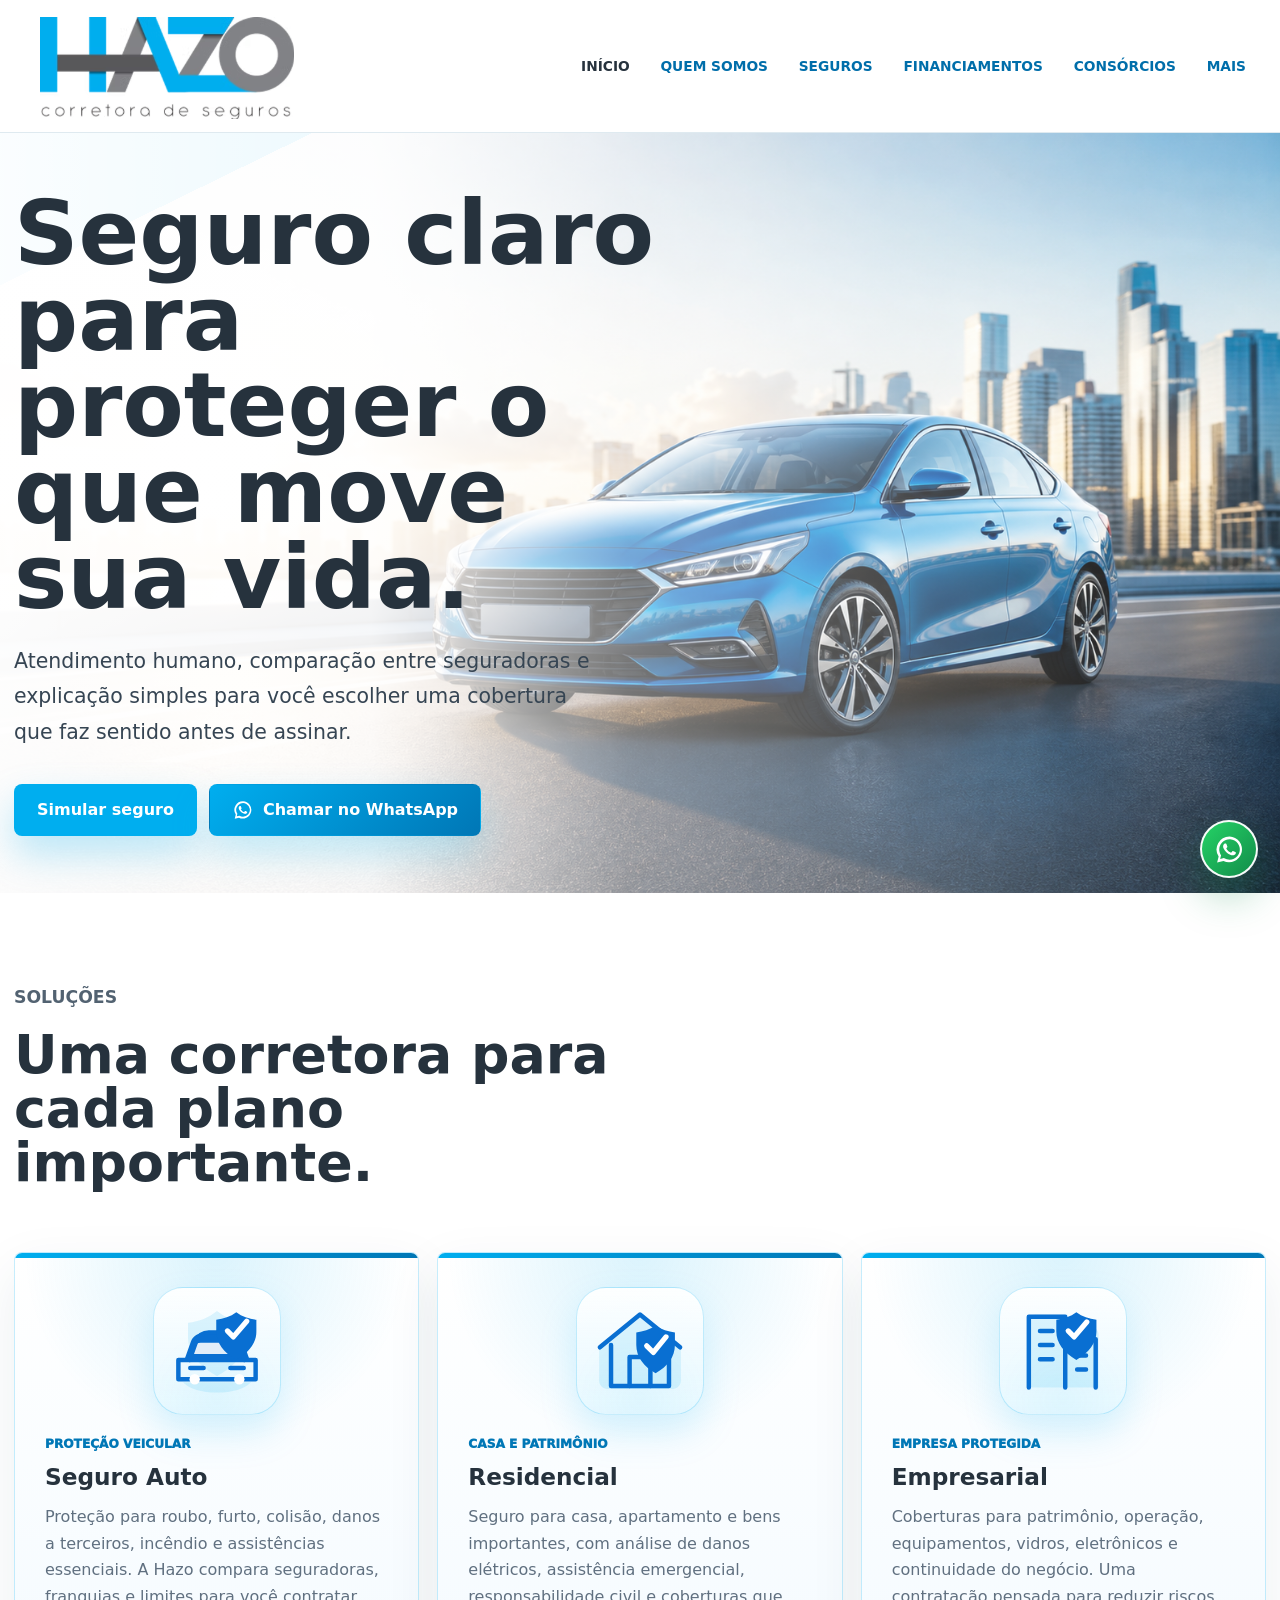
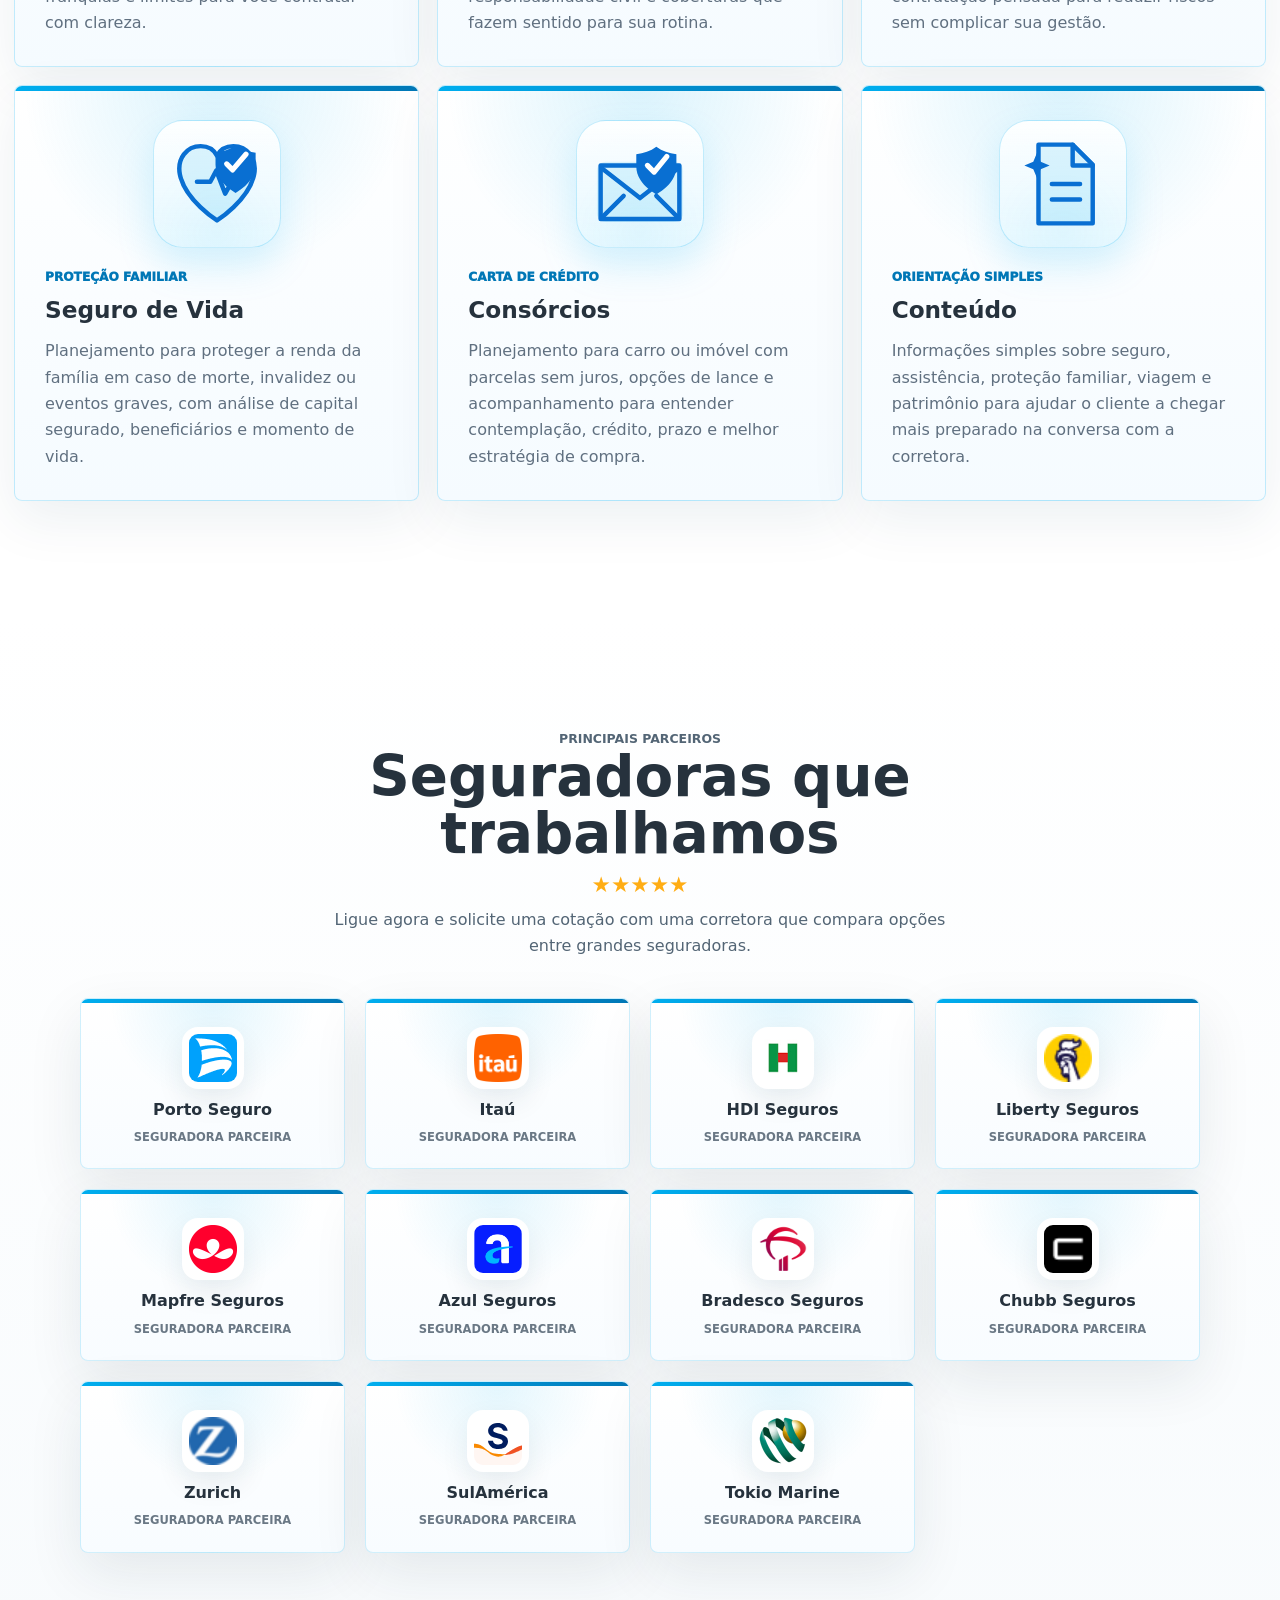
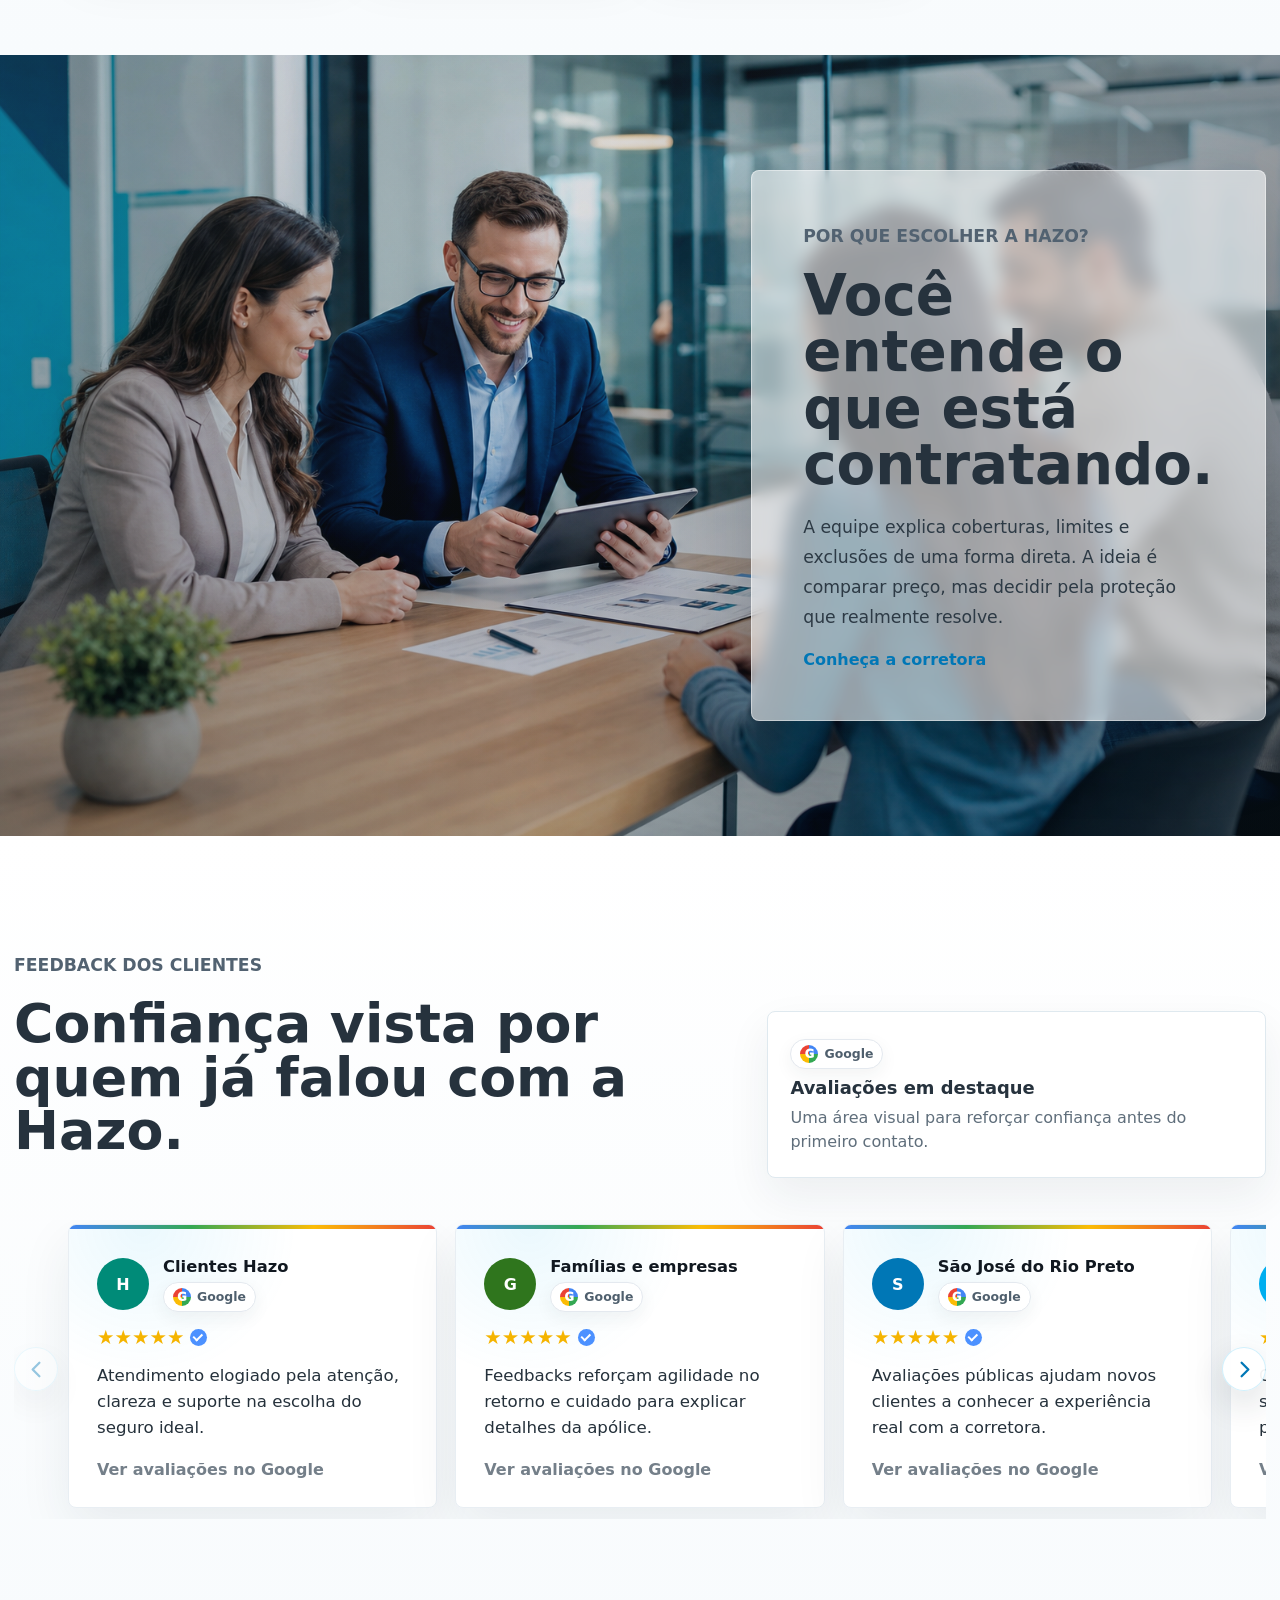
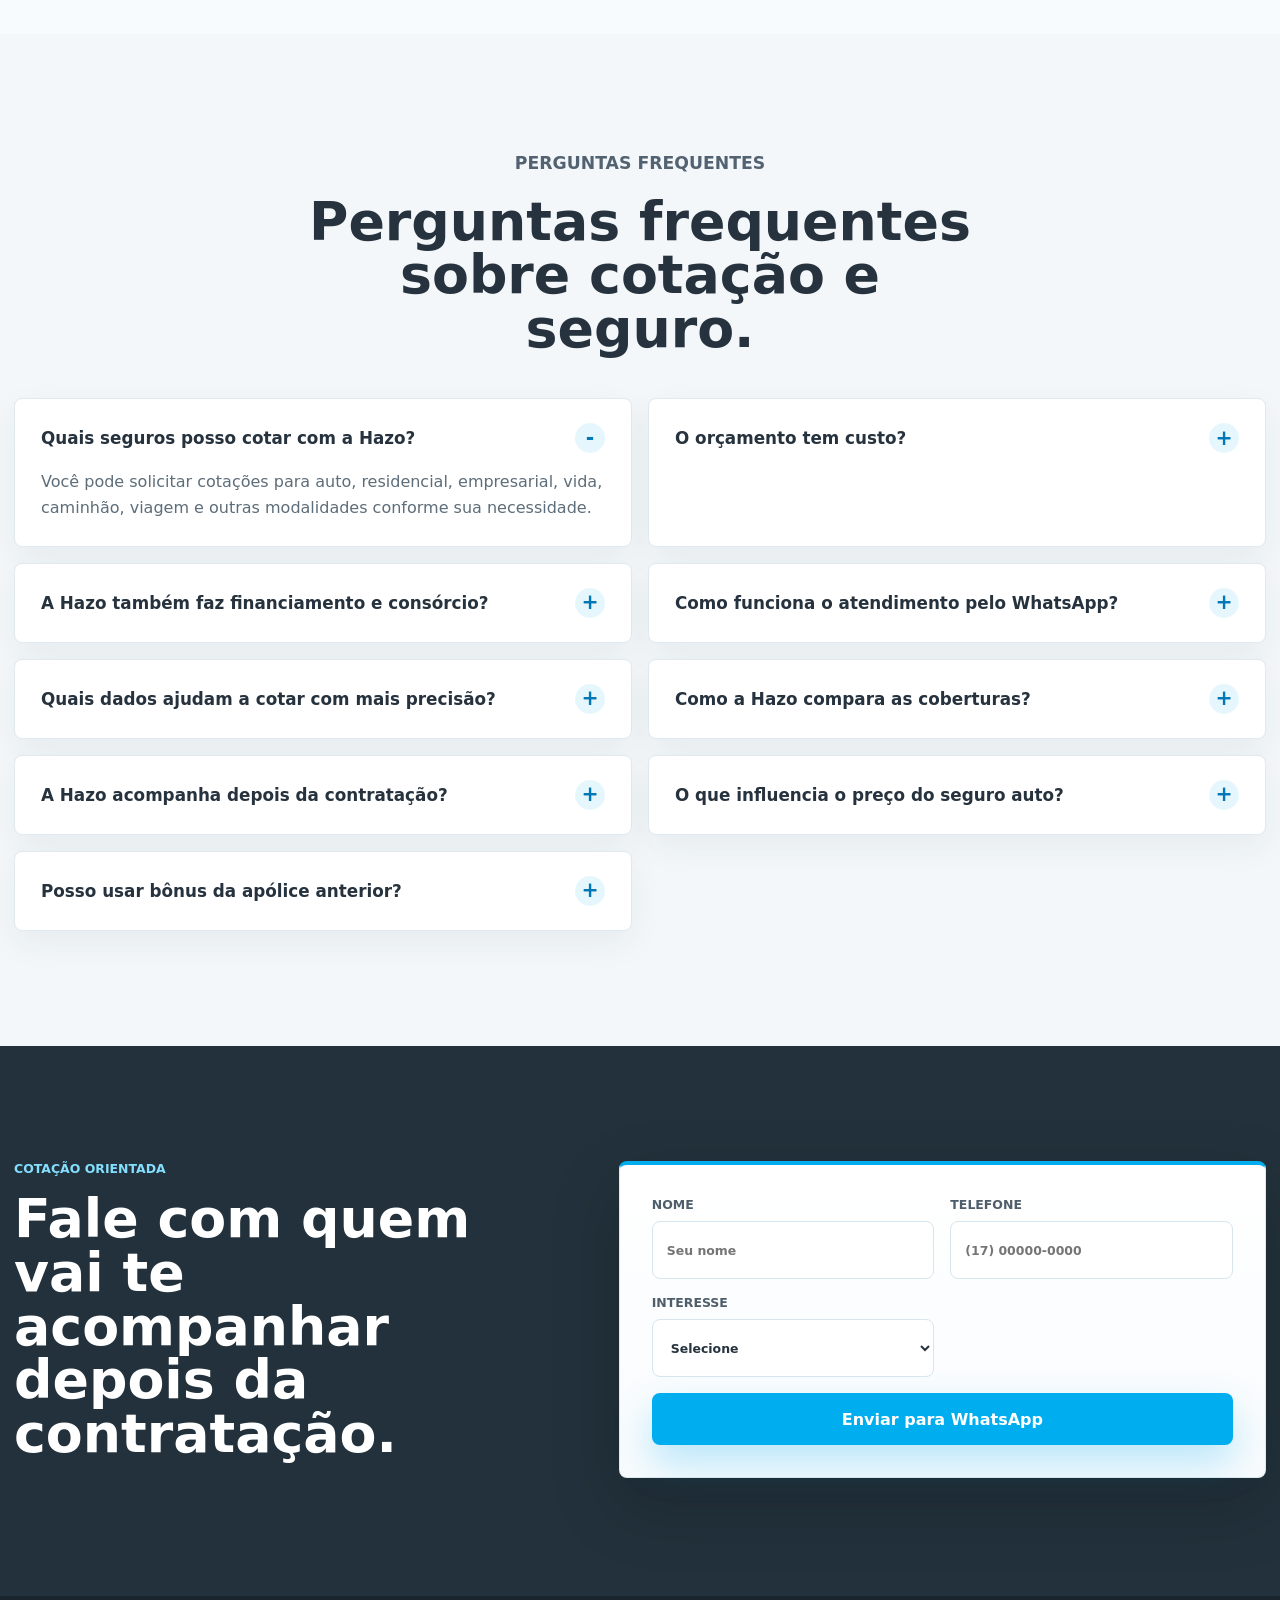
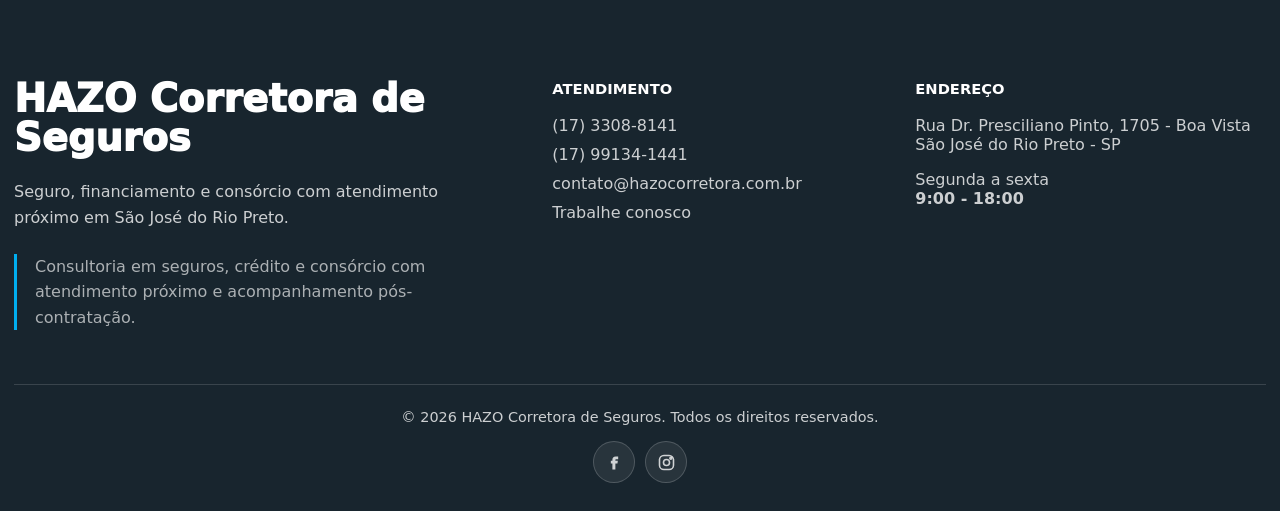
<file: index.html>
<!doctype html>
<html lang="pt-BR">
  <head>
    <meta charset="utf-8">
    <meta name="viewport" content="width=device-width, initial-scale=1">
    <title>Hazo Corretora de Seguros | Proteção sob medida</title>
    <meta name="description" content="Hazo Corretora de Seguros em São José do Rio Preto. Seguro auto, residencial, empresarial, vida, viagem, caminhão, financiamentos e consórcios.">
    <link rel="stylesheet" href="styles.css?v=20260523-1">
  </head>
  <body data-page="home">
    <header class="site-header" data-header>
      <a class="brand" href="index.html" aria-label="Hazo Corretora de Seguros">
        <img src="assets/hazo-logo.png" alt="Hazo Corretora de Seguros">
      </a>
      <button class="nav-toggle" type="button" aria-label="Abrir menu" aria-expanded="false" data-nav-toggle><span></span><span></span><span></span></button>
      <nav class="site-nav" data-nav>
        <a href="index.html" data-nav-link="home">Início</a>
        <a href="quem-somos.html" data-nav-link="quem-somos">Quem somos</a>
        <a href="seguros.html" data-nav-link="seguros">Seguros</a>
        <a href="financiamentos.html" data-nav-link="financiamentos">Financiamentos</a>
        <a href="consorcios.html" data-nav-link="consorcios">Consórcios</a>
        <div class="nav-more">
          <button type="button" data-more-toggle>Mais</button>
          <div class="more-menu">
            <a href="blog.html" data-nav-link="blog">Blog</a>
            <a href="#contato">Contato</a>
            <a href="mailto:contato@hazocorretora.com.br?subject=Trabalhe%20conosco%20-%20Hazo">Trabalhe conosco</a>
          </div>
        </div>
      </nav>
    </header>

    <main>
      <section class="hero hero-home">
        <img class="hero-bg" src="assets/hero-auto-v2.png" alt="Carro azul moderno em uma composição de seguro automotivo">
        <div class="hero-shade"></div>
        <div class="container hero-grid">
          <div class="hero-copy">
            <h1>Seguro claro para proteger o que move sua vida.</h1>
            <p>
              Atendimento humano, comparação entre seguradoras e explicação simples para
              você escolher uma cobertura que faz sentido antes de assinar.
            </p>
            <div class="hero-actions">
              <a class="button button-primary" href="seguros.html#simule">Simular seguro</a>
              <a class="button button-whatsapp" href="https://wa.me/5517991341441" target="_blank" rel="noreferrer"><svg class="icon-whatsapp" viewBox="0 0 24 24" aria-hidden="true"><path d="M12.04 2.5A9.43 9.43 0 0 0 4.1 17.02L3 21.5l4.6-1.06a9.43 9.43 0 1 0 4.44-17.94Zm0 16.93a7.48 7.48 0 0 1-3.82-1.05l-.27-.16-2.73.63.65-2.65-.18-.28a7.47 7.47 0 1 1 6.35 3.51Zm4.13-5.6c-.23-.12-1.35-.67-1.56-.74-.2-.08-.36-.12-.51.12-.15.23-.59.74-.72.89-.13.15-.27.17-.5.06-.23-.12-.97-.36-1.84-1.14-.68-.61-1.14-1.36-1.28-1.59-.13-.23-.01-.35.1-.47.11-.1.23-.27.35-.4.11-.14.15-.24.23-.39.08-.15.04-.29-.02-.4-.06-.12-.51-1.24-.7-1.7-.19-.45-.38-.39-.52-.4h-.44c-.15 0-.4.06-.61.29-.21.23-.8.78-.8 1.9s.82 2.2.93 2.35c.11.15 1.61 2.45 3.9 3.43.55.24.97.38 1.3.48.55.18 1.05.15 1.44.09.44-.07 1.35-.55 1.54-1.08.19-.53.19-.99.13-1.08-.06-.1-.21-.16-.44-.28Z"/></svg><span>Chamar no WhatsApp</span></a>
            </div>
          </div>
        </div>
      </section>

      <section class="section" aria-labelledby="home-solutions">
        <div class="container">
          <div class="section-heading split-heading">
            <div>
              <p class="eyebrow">Soluções</p>
              <h2 id="home-solutions">Uma corretora para cada plano importante.</h2>
            </div>
          </div>
          <div class="solution-grid">
            <a class="solution-card" href="seguros.html#auto">
              <span class="solution-badge" aria-hidden="true">
                <svg viewBox="0 0 140 140">
                  <path class="icon-soft" d="M24 112c9 9 25 14 46 14s37-5 46-14H24Z"/>
                  <path class="icon-soft" d="M70 16c11 9 24 14 39 16v20c0 18-11 34-31 47-3 2-5 3-8 5-3-2-5-3-8-5-20-13-31-29-31-47V32c15-2 28-7 39-16Z"/>
                  <path class="icon-fill" d="M26 82h88l-9-25c-2-6-8-11-15-11H50c-7 0-13 5-15 11l-9 25Z"/>
                  <path class="icon-cut" d="M48 59h44c4 0 7 2 9 6l3 9H36l3-9c2-4 5-6 9-6Z"/>
                  <path class="icon-line" d="M18 82h104v26H18z"/>
                  <path class="icon-line" d="M33 82l9-25c2-7 9-12 17-12h22c8 0 15 5 17 12l9 25"/>
                  <path class="icon-line" d="M34 93h18m36 0h18"/>
                  <circle class="icon-dot" cx="40" cy="108" r="7"/>
                  <circle class="icon-dot" cx="100" cy="108" r="7"/>
                  <path class="icon-fill" d="M96 18c8 6 17 9 27 10v16c0 15-10 28-27 38-17-10-27-23-27-38V28c10-1 19-4 27-10Z"/>
                  <path class="icon-check" d="m84 43 8 8 18-21"/>
                </svg>
              </span>
              <span class="solution-kicker">Proteção veicular</span>
              <h3>Seguro Auto</h3>
              <p>Proteção para roubo, furto, colisão, danos a terceiros, incêndio e assistências essenciais. A Hazo compara seguradoras, franquias e limites para você contratar com clareza.</p>
            </a>
            <a class="solution-card" href="seguros.html#residencial">
              <span class="solution-badge" aria-hidden="true">
                <svg viewBox="0 0 140 140">
                  <path class="icon-soft" d="M26 121h88c6 0 11-5 11-11V65L70 20 15 65v45c0 6 5 11 11 11Z"/>
                  <path class="icon-line" d="M16 65 70 21l54 44"/>
                  <path class="icon-line" d="M31 62v55h78V62"/>
                  <path class="icon-line" d="M56 117V78h28v39"/>
                  <path class="icon-fill" d="M91 36c8 5 17 8 26 9v17c0 16-10 29-26 38-16-9-26-22-26-38V45c9-1 18-4 26-9Z"/>
                  <path class="icon-check" d="m79 63 9 9 17-21"/>
                </svg>
              </span>
              <span class="solution-kicker">Casa e patrimônio</span>
              <h3>Residencial</h3>
              <p>Seguro para casa, apartamento e bens importantes, com análise de danos elétricos, assistência emergencial, responsabilidade civil e coberturas que fazem sentido para sua rotina.</p>
            </a>
            <a class="solution-card" href="seguros.html#empresarial">
              <span class="solution-badge" aria-hidden="true">
                <svg viewBox="0 0 140 140">
                  <path class="icon-soft" d="M22 119h96V48c0-6-5-11-11-11H76V21H33c-6 0-11 5-11 11v87Z"/>
                  <path class="icon-line" d="M24 119V24h49v95"/>
                  <path class="icon-line" d="M73 54h41v65"/>
                  <path class="icon-line" d="M39 43h17m-17 19h17m-17 19h17m33-5h12m-12 19h12"/>
                  <path class="icon-fill" d="M88 18c8 6 17 9 27 10v16c0 15-10 28-27 38-17-10-27-23-27-38V28c10-1 19-4 27-10Z"/>
                  <path class="icon-check" d="m77 43 8 8 17-20"/>
                </svg>
              </span>
              <span class="solution-kicker">Empresa protegida</span>
              <h3>Empresarial</h3>
              <p>Coberturas para patrimônio, operação, equipamentos, vidros, eletrônicos e continuidade do negócio. Uma contratação pensada para reduzir riscos sem complicar sua gestão.</p>
            </a>
            <a class="solution-card" href="seguros.html#vida">
              <span class="solution-badge" aria-hidden="true">
                <svg viewBox="0 0 140 140">
                  <path class="icon-soft" d="M70 121s-44-27-50-62c-4-22 9-40 29-40 11 0 18 5 21 12 4-7 11-12 22-12 20 0 33 18 29 40-6 35-51 62-51 62Z"/>
                  <path class="icon-line" d="M70 119s-43-27-50-62c-4-21 9-38 28-38 11 0 18 5 22 13 4-8 11-13 22-13 19 0 32 17 28 38-7 35-50 62-50 62Z"/>
                  <path class="icon-line" d="M43 67h18l8-15 12 31 9-16h17"/>
                  <path class="icon-fill" d="M95 18c8 6 17 9 27 10v16c0 15-10 28-27 38-17-10-27-23-27-38V28c10-1 19-4 27-10Z"/>
                  <path class="icon-check" d="m83 43 8 8 18-21"/>
                </svg>
              </span>
              <span class="solution-kicker">Proteção familiar</span>
              <h3>Seguro de Vida</h3>
              <p>Planejamento para proteger a renda da família em caso de morte, invalidez ou eventos graves, com análise de capital segurado, beneficiários e momento de vida.</p>
            </a>
            <a class="solution-card" href="consorcios.html">
              <span class="solution-badge" aria-hidden="true">
                <svg viewBox="0 0 140 140">
                  <path class="icon-soft" d="M24 40h92c7 0 12 5 12 12v57c0 7-5 12-12 12H24c-7 0-12-5-12-12V52c0-7 5-12 12-12Z"/>
                  <path class="icon-line" d="M17 45h106v72H17z"/>
                  <path class="icon-line" d="m19 49 51 40 51-40"/>
                  <path class="icon-line" d="m48 86-27 27m71-27 27 27"/>
                  <path class="icon-fill" d="M92 20c8 6 17 9 27 10v16c0 15-10 28-27 38-17-10-27-23-27-38V30c10-1 19-4 27-10Z"/>
                  <path class="icon-check" d="m80 45 9 9 17-21"/>
                </svg>
              </span>
              <span class="solution-kicker">Carta de crédito</span>
              <h3>Consórcios</h3>
              <p>Planejamento para carro ou imóvel com parcelas sem juros, opções de lance e acompanhamento para entender contemplação, crédito, prazo e melhor estratégia de compra.</p>
            </a>
            <a class="solution-card" href="blog.html">
              <span class="solution-badge" aria-hidden="true">
                <svg viewBox="0 0 140 140">
                  <path class="icon-soft" d="M37 17h46l27 27v79H37z"/>
                  <path class="icon-line" d="M37 17h46l27 27v79H37z"/>
                  <path class="icon-line" d="M83 17v28h27"/>
                  <path class="icon-line" d="M55 70h38M55 91h38"/>
                  <path class="icon-fill" d="M35 28 40 40l12 5-12 5-5 12-5-12-12-5 12-5 5-12Z"/>
                </svg>
              </span>
              <span class="solution-kicker">Orientação simples</span>
              <h3>Conteúdo</h3>
              <p>Informações simples sobre seguro, assistência, proteção familiar, viagem e patrimônio para ajudar o cliente a chegar mais preparado na conversa com a corretora.</p>
            </a>
          </div>
        </div>
      </section>

      <section class="partners-band" aria-labelledby="home-partners">
        <div class="container">
          <div class="partners-heading">
            <p class="eyebrow">Principais parceiros</p>
            <h2 id="home-partners">Seguradoras que trabalhamos</h2>
            <div class="partners-stars" aria-label="Avaliação cinco estrelas">★★★★★</div>
            <p>Ligue agora e solicite uma cotação com uma corretora que compara opções entre grandes seguradoras.</p>
          </div>
          <div class="partner-logo-grid partner-logo-grid-real" aria-label="Seguradoras parceiras">
            <span class="partner-logo-card real-logo-card"><img src="assets/partners/porto-seguro.png" alt="Porto Seguro"><strong>Porto Seguro</strong></span>
            <span class="partner-logo-card real-logo-card"><img src="assets/partners/itau.png" alt="Itaú"><strong>Itaú</strong></span>
            <span class="partner-logo-card real-logo-card"><img src="assets/partners/hdi.png" alt="HDI Seguros"><strong>HDI Seguros</strong></span>
            <span class="partner-logo-card real-logo-card"><img src="assets/partners/liberty.png" alt="Liberty Seguros"><strong>Liberty Seguros</strong></span>
            <span class="partner-logo-card real-logo-card"><img src="assets/partners/mapfre.png" alt="Mapfre Seguros"><strong>Mapfre Seguros</strong></span>
            <span class="partner-logo-card real-logo-card"><img src="assets/partners/azul-seguros.png" alt="Azul Seguros"><strong>Azul Seguros</strong></span>
            <span class="partner-logo-card real-logo-card"><img src="assets/partners/bradesco-seguros.png" alt="Bradesco Seguros"><strong>Bradesco Seguros</strong></span>
            <span class="partner-logo-card real-logo-card"><img src="assets/partners/chubb.png" alt="Chubb Seguros"><strong>Chubb Seguros</strong></span>
            <span class="partner-logo-card real-logo-card"><img src="assets/partners/zurich.png" alt="Zurich"><strong>Zurich</strong></span>
            <span class="partner-logo-card real-logo-card"><img src="assets/partners/sulamerica.png" alt="SulAmérica"><strong>SulAmérica</strong></span>
            <span class="partner-logo-card real-logo-card"><img src="assets/partners/tokio-marine.png" alt="Tokio Marine Seguradora"><strong>Tokio Marine</strong></span>
          </div>
        </div>
      </section>

      <section class="image-feature" aria-labelledby="why-hazo">
        <img class="feature-background" src="assets/about-team-v2.png" alt="Equipe de consultores analisando uma proposta de seguros">
        <div class="container feature-grid">
          <div class="feature-copy feature-panel">
            <p class="eyebrow">Por que escolher a Hazo?</p>
            <h2 id="why-hazo">Você entende o que está contratando.</h2>
            <p>
              A equipe explica coberturas, limites e exclusões de uma forma direta. A ideia
              é comparar preço, mas decidir pela proteção que realmente resolve.
            </p>
            <a class="text-link" href="quem-somos.html">Conheça a corretora</a>
          </div>
        </div>
      </section>

      <section class="section feedback-section" aria-labelledby="client-feedback">
        <div class="container">
          <div class="section-heading split-heading">
            <div>
              <p class="eyebrow">Feedback dos clientes</p>
              <h2 id="client-feedback">Confiança vista por quem já falou com a Hazo.</h2>
            </div>
            <div class="feedback-proof">
              <span class="google-badge feedback-google-badge"><span class="google-g">G</span> Google</span>
              <strong>Avaliações em destaque</strong>
              <span>Uma área visual para reforçar confiança antes do primeiro contato.</span>
            </div>
          </div>
          <div class="feedback-carousel" data-feedback-carousel>
            <button class="carousel-control carousel-prev" type="button" aria-label="Avaliação anterior" data-carousel-prev>
              <svg viewBox="0 0 24 24" aria-hidden="true"><path d="m15 5-7 7 7 7"/></svg>
            </button>
            <div class="feedback-track" data-carousel-track>
              <a class="review-card" href="https://www.google.com/maps/search/?api=1&query=Hazo%20Corretora%20de%20Seguros%20Sao%20Jose%20do%20Rio%20Preto" target="_blank" rel="noreferrer">
                <div class="review-head">
                  <span class="review-avatar">H</span>
                  <div><strong>Clientes Hazo</strong><span class="google-badge"><span class="google-g">G</span> Google</span></div>
                </div>
                <div class="review-stars" aria-label="Avaliação cinco estrelas">&#9733;&#9733;&#9733;&#9733;&#9733;<span class="verified-dot"></span></div>
                <p>Atendimento elogiado pela atenção, clareza e suporte na escolha do seguro ideal.</p>
                <span class="read-review">Ver avaliações no Google</span>
              </a>
              <a class="review-card" href="https://www.google.com/maps/search/?api=1&query=Hazo%20Corretora%20de%20Seguros%20Sao%20Jose%20do%20Rio%20Preto" target="_blank" rel="noreferrer">
                <div class="review-head">
                  <span class="review-avatar review-avatar-alt">G</span>
                  <div><strong>Famílias e empresas</strong><span class="google-badge"><span class="google-g">G</span> Google</span></div>
                </div>
                <div class="review-stars" aria-label="Avaliação cinco estrelas">&#9733;&#9733;&#9733;&#9733;&#9733;<span class="verified-dot"></span></div>
                <p>Feedbacks reforçam agilidade no retorno e cuidado para explicar detalhes da apólice.</p>
                <span class="read-review">Ver avaliações no Google</span>
              </a>
              <a class="review-card" href="https://www.google.com/maps/search/?api=1&query=Hazo%20Corretora%20de%20Seguros%20Sao%20Jose%20do%20Rio%20Preto" target="_blank" rel="noreferrer">
                <div class="review-head">
                  <span class="review-avatar review-avatar-mark">S</span>
                  <div><strong>São José do Rio Preto</strong><span class="google-badge"><span class="google-g">G</span> Google</span></div>
                </div>
                <div class="review-stars" aria-label="Avaliação cinco estrelas">&#9733;&#9733;&#9733;&#9733;&#9733;<span class="verified-dot"></span></div>
                <p>Avaliações públicas ajudam novos clientes a conhecer a experiência real com a corretora.</p>
                <span class="read-review">Ver avaliações no Google</span>
              </a>
              <a class="review-card" href="https://www.google.com/maps/search/?api=1&query=Hazo%20Corretora%20de%20Seguros%20Sao%20Jose%20do%20Rio%20Preto" target="_blank" rel="noreferrer">
                <div class="review-head">
                  <span class="review-avatar review-avatar-blue">A</span>
                  <div><strong>Atendimento consultivo</strong><span class="google-badge"><span class="google-g">G</span> Google</span></div>
                </div>
                <div class="review-stars" aria-label="Avaliação cinco estrelas">&#9733;&#9733;&#9733;&#9733;&#9733;<span class="verified-dot"></span></div>
                <p>Clientes valorizam a explicação clara sobre coberturas, franquias e próximos passos.</p>
                <span class="read-review">Ver avaliações no Google</span>
              </a>
              <a class="review-card" href="https://www.google.com/maps/search/?api=1&query=Hazo%20Corretora%20de%20Seguros%20Sao%20Jose%20do%20Rio%20Preto" target="_blank" rel="noreferrer">
                <div class="review-head">
                  <span class="review-avatar review-avatar-dark">5</span>
                  <div><strong>Experiência cinco estrelas</strong><span class="google-badge"><span class="google-g">G</span> Google</span></div>
                </div>
                <div class="review-stars" aria-label="Avaliação cinco estrelas">&#9733;&#9733;&#9733;&#9733;&#9733;<span class="verified-dot"></span></div>
                <p>Uma experiência pensada para quem quer comparar opções sem perder o lado humano.</p>
                <span class="read-review">Ver avaliações no Google</span>
              </a>
            </div>
            <button class="carousel-control carousel-next" type="button" aria-label="Próxima avaliação" data-carousel-next>
              <svg viewBox="0 0 24 24" aria-hidden="true"><path d="m9 5 7 7-7 7"/></svg>
            </button>
          </div>
        </div>
      </section>

      <section class="section faq-section" aria-labelledby="home-faq">
        <div class="container">
          <div class="section-heading centered-heading">
            <div>
              <p class="eyebrow">Perguntas frequentes</p>
              <h2 id="home-faq">Perguntas frequentes sobre cotação e seguro.</h2>
            </div>
          </div>
          <div class="faq-grid">
            <article class="faq-item is-open" data-faq-item>
              <button class="faq-question" type="button" aria-expanded="true" aria-controls="faq-1" data-faq-question>Quais seguros posso cotar com a Hazo?</button>
              <p id="faq-1" data-faq-answer>Você pode solicitar cotações para auto, residencial, empresarial, vida, caminhão, viagem e outras modalidades conforme sua necessidade.</p>
            </article>
            <article class="faq-item" data-faq-item>
              <button class="faq-question" type="button" aria-expanded="false" aria-controls="faq-2" data-faq-question>O orçamento tem custo?</button>
              <p id="faq-2" data-faq-answer hidden>Não. A equipe recebe seus dados iniciais, entende o perfil de risco e orienta as opções disponíveis antes da contratação.</p>
            </article>
            <article class="faq-item" data-faq-item>
              <button class="faq-question" type="button" aria-expanded="false" aria-controls="faq-3" data-faq-question>A Hazo também faz financiamento e consórcio?</button>
              <p id="faq-3" data-faq-answer hidden>Sim. Além de seguros, a corretora organiza simulações para financiamento de veículo e consórcios de carro ou imóvel.</p>
            </article>
            <article class="faq-item" data-faq-item>
              <button class="faq-question" type="button" aria-expanded="false" aria-controls="faq-4" data-faq-question>Como funciona o atendimento pelo WhatsApp?</button>
              <p id="faq-4" data-faq-answer hidden>Os formulários do site já montam uma mensagem com os principais dados. Assim a conversa começa mais completa e a equipe consegue orientar com mais agilidade.</p>
            </article>
            <article class="faq-item" data-faq-item>
              <button class="faq-question" type="button" aria-expanded="false" aria-controls="faq-5" data-faq-question>Quais dados ajudam a cotar com mais precisão?</button>
              <p id="faq-5" data-faq-answer hidden>CPF, dados do veículo, perfil de uso e apólice anterior quando houver ajudam a montar uma cotação mais precisa.</p>
            </article>
            <article class="faq-item" data-faq-item>
              <button class="faq-question" type="button" aria-expanded="false" aria-controls="faq-6" data-faq-question>Como a Hazo compara as coberturas?</button>
              <p id="faq-6" data-faq-answer hidden>A análise considera preço, franquia, terceiros, carro reserva, assistência 24h, vidros e condições de renovação.</p>
            </article>
            <article class="faq-item" data-faq-item>
              <button class="faq-question" type="button" aria-expanded="false" aria-controls="faq-7" data-faq-question>A Hazo acompanha depois da contratação?</button>
              <p id="faq-7" data-faq-answer hidden>Sim. A equipe acompanha dúvidas, endossos, renovação e orientação em sinistro para manter a proteção em dia.</p>
            </article>
            <article class="faq-item" data-faq-item>
              <button class="faq-question" type="button" aria-expanded="false" aria-controls="faq-8" data-faq-question>O que influencia o preço do seguro auto?</button>
              <p id="faq-8" data-faq-answer hidden>Perfil do condutor, região, uso do veículo, histórico, modelo, ano, franquia e coberturas escolhidas influenciam diretamente o valor.</p>
            </article>
            <article class="faq-item" data-faq-item>
              <button class="faq-question" type="button" aria-expanded="false" aria-controls="faq-9" data-faq-question>Posso usar bônus da apólice anterior?</button>
              <p id="faq-9" data-faq-answer hidden>Quando existe bônus válido, ele pode ser analisado na cotação para melhorar as condições, conforme regras de cada seguradora.</p>
            </article>
          </div>
        </div>
      </section>

      <section class="section dark-band">
        <div class="container band-grid">
          <div>
            <p class="eyebrow">Cotação orientada</p>
            <h2>Fale com quem vai te acompanhar depois da contratação.</h2>
          </div>
          <form class="compact-form" data-lead-form data-topic="Cotação geral">
            <label>
              Nome
              <input name="name" type="text" autocomplete="name" placeholder="Seu nome" required>
            </label>
            <label>
              Telefone
              <input name="phone" type="tel" autocomplete="tel" placeholder="(17) 00000-0000" required>
            </label>
            <label>
              Interesse
              <select name="interest" required>
                <option value="">Selecione</option>
                <option>Seguro auto</option>
                <option>Seguro residencial</option>
                <option>Seguro empresarial</option>
                <option>Financiamento</option>
                <option>Consórcio</option>
              </select>
            </label>
            <button class="button button-primary" type="submit">Enviar para WhatsApp</button>
          </form>
        </div>
      </section>
    </main>

    <footer class="site-footer" id="contato">
      <div class="container footer-grid">
        <div class="footer-brand">
          <strong class="footer-title">HAZO Corretora de Seguros</strong>
          <p>Seguro, financiamento e consórcio com atendimento próximo em São José do Rio Preto.</p>
        </div>
        <div>
          <h3>Atendimento</h3>
          <a href="tel:+551733088141">(17) 3308-8141</a>
          <a href="https://wa.me/5517991341441" target="_blank" rel="noreferrer">(17) 99134-1441</a>
          <a href="mailto:contato@hazocorretora.com.br">contato@hazocorretora.com.br</a>
          <a href="mailto:contato@hazocorretora.com.br?subject=Trabalhe%20conosco%20-%20Hazo">Trabalhe conosco</a>
        </div>
        <div>
          <h3>Endereço</h3>
          <p>Rua Dr. Presciliano Pinto, 1705 - Boa Vista<br>São José do Rio Preto - SP</p>
          <p>Segunda a sexta<br><strong>9:00 - 18:00</strong></p>
        </div>
      </div>
      <div class="container footer-bottom"><span>© 2026 HAZO Corretora de Seguros. Todos os direitos reservados.</span><div class="footer-social" aria-label="Redes sociais"><a class="social-icon" href="https://www.facebook.com/hazocorretora" target="_blank" rel="noreferrer" aria-label="Facebook"><svg viewBox="0 0 24 24" aria-hidden="true"><path d="M14.1 8.2h2.1V5h-2.8C10.7 5 9.6 6.7 9.6 8.9V10H7.8v3.2h1.8V20H13v-6.8h2.4l.4-3.2H13V9c0-.55.25-.8 1.1-.8Z"/></svg></a><a class="social-icon" href="https://www.instagram.com/hazocorretora/" target="_blank" rel="noreferrer" aria-label="Instagram"><svg viewBox="0 0 24 24" aria-hidden="true"><rect x="4" y="4" width="16" height="16" rx="5" ry="5"></rect><circle cx="12" cy="12" r="3.45"></circle><circle cx="16.9" cy="7.1" r="1.05"></circle></svg></a></div></div>
    </footer>

    <a class="floating-whatsapp" href="https://wa.me/5517991341441" target="_blank" rel="noreferrer" aria-label="Chamar no WhatsApp"><svg class="icon-whatsapp" viewBox="0 0 24 24" aria-hidden="true"><path d="M12.04 2.5A9.43 9.43 0 0 0 4.1 17.02L3 21.5l4.6-1.06a9.43 9.43 0 1 0 4.44-17.94Zm0 16.93a7.48 7.48 0 0 1-3.82-1.05l-.27-.16-2.73.63.65-2.65-.18-.28a7.47 7.47 0 1 1 6.35 3.51Zm4.13-5.6c-.23-.12-1.35-.67-1.56-.74-.2-.08-.36-.12-.51.12-.15.23-.59.74-.72.89-.13.15-.27.17-.5.06-.23-.12-.97-.36-1.84-1.14-.68-.61-1.14-1.36-1.28-1.59-.13-.23-.01-.35.1-.47.11-.1.23-.27.35-.4.11-.14.15-.24.23-.39.08-.15.04-.29-.02-.4-.06-.12-.51-1.24-.7-1.7-.19-.45-.38-.39-.52-.4h-.44c-.15 0-.4.06-.61.29-.21.23-.8.78-.8 1.9s.82 2.2.93 2.35c.11.15 1.61 2.45 3.9 3.43.55.24.97.38 1.3.48.55.18 1.05.15 1.44.09.44-.07 1.35-.55 1.54-1.08.19-.53.19-.99.13-1.08-.06-.1-.21-.16-.44-.28Z"/></svg><span>WhatsApp</span></a>
    <script src="script.js?v=20260523-1"></script>
  </body>
</html>
</file>
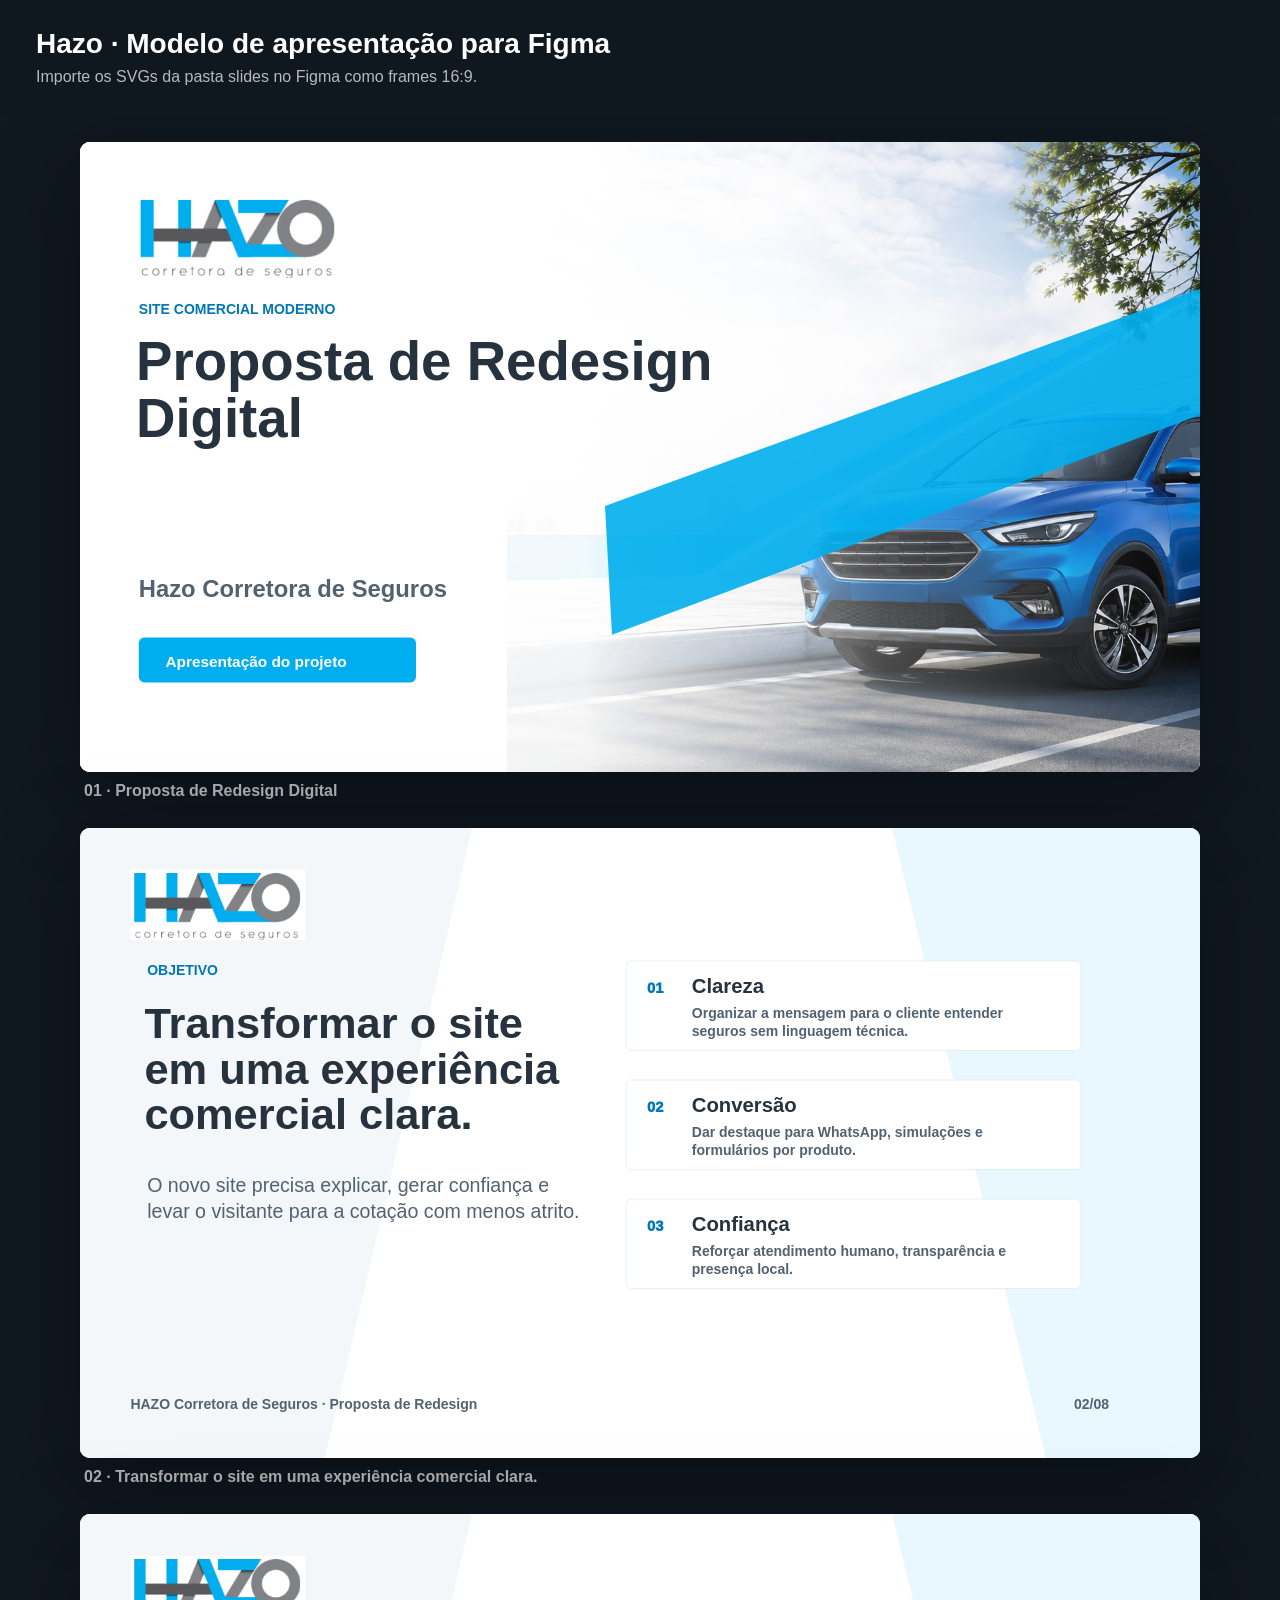
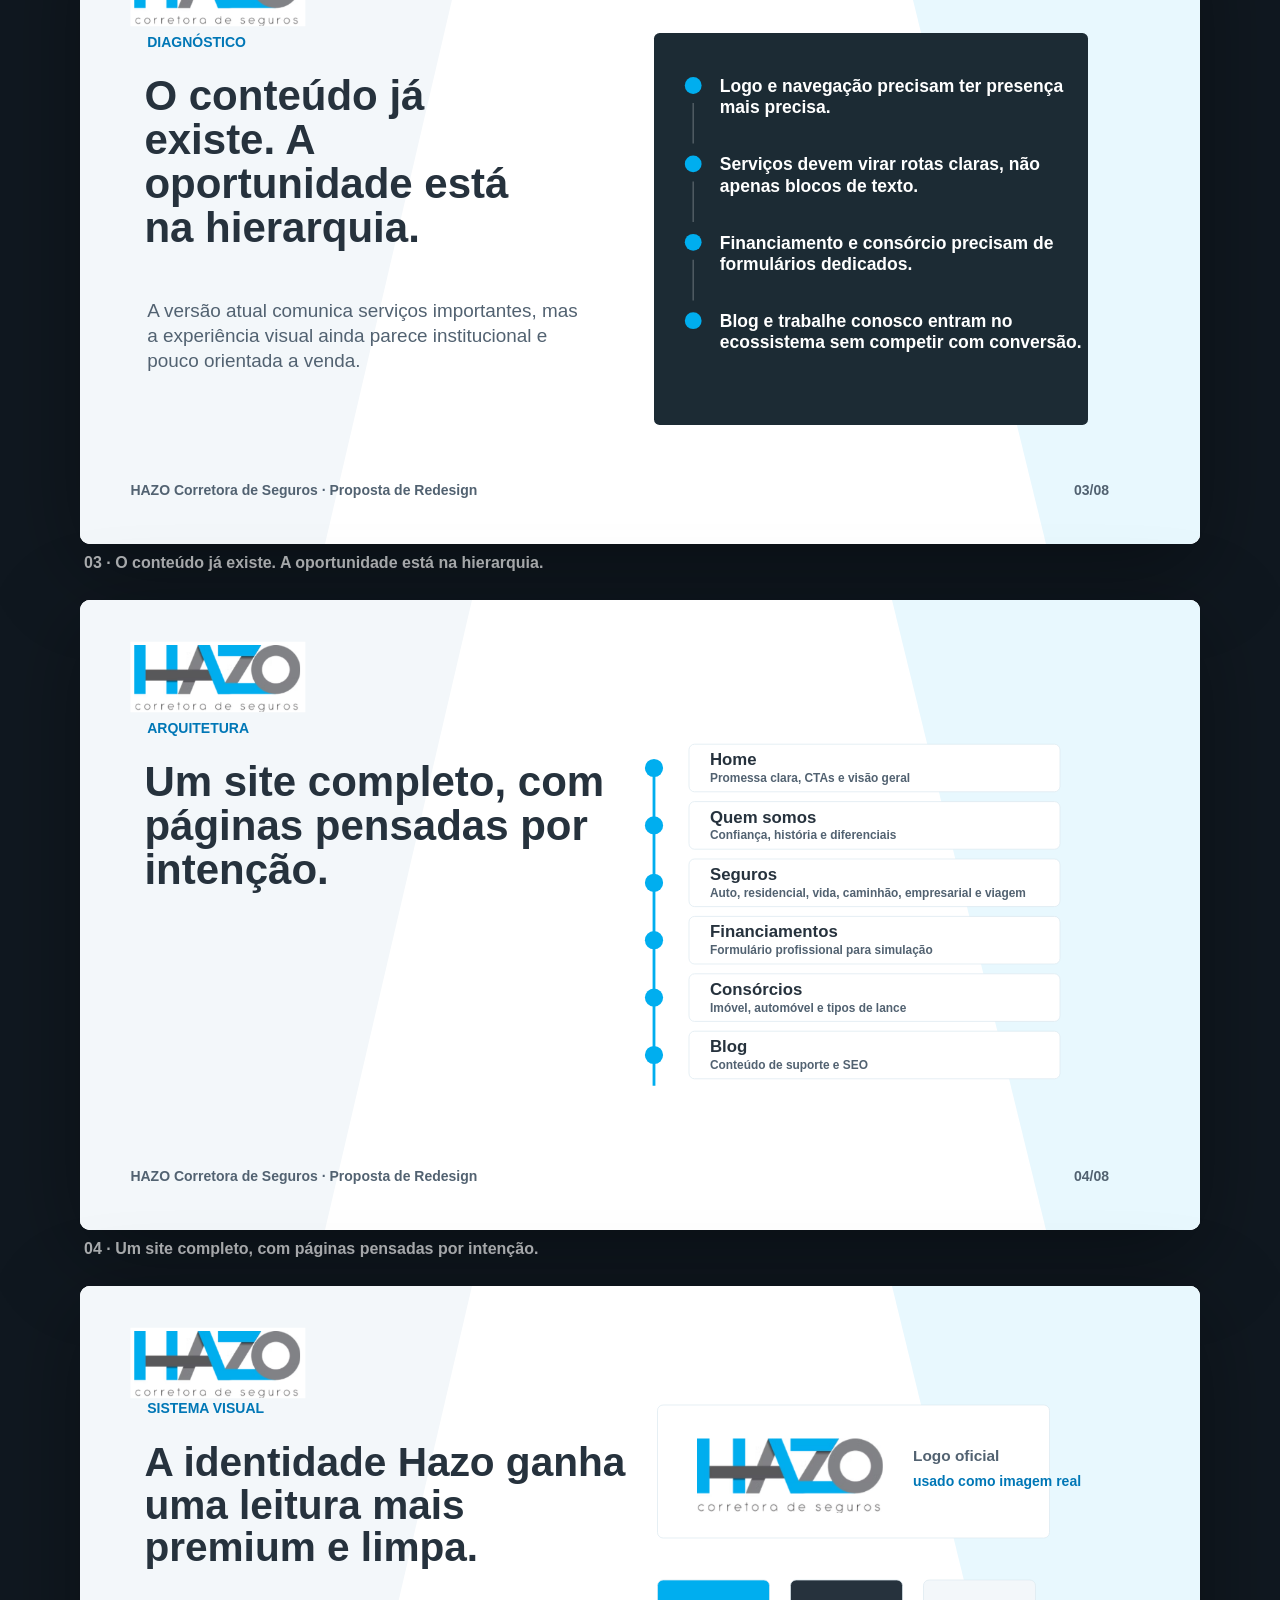
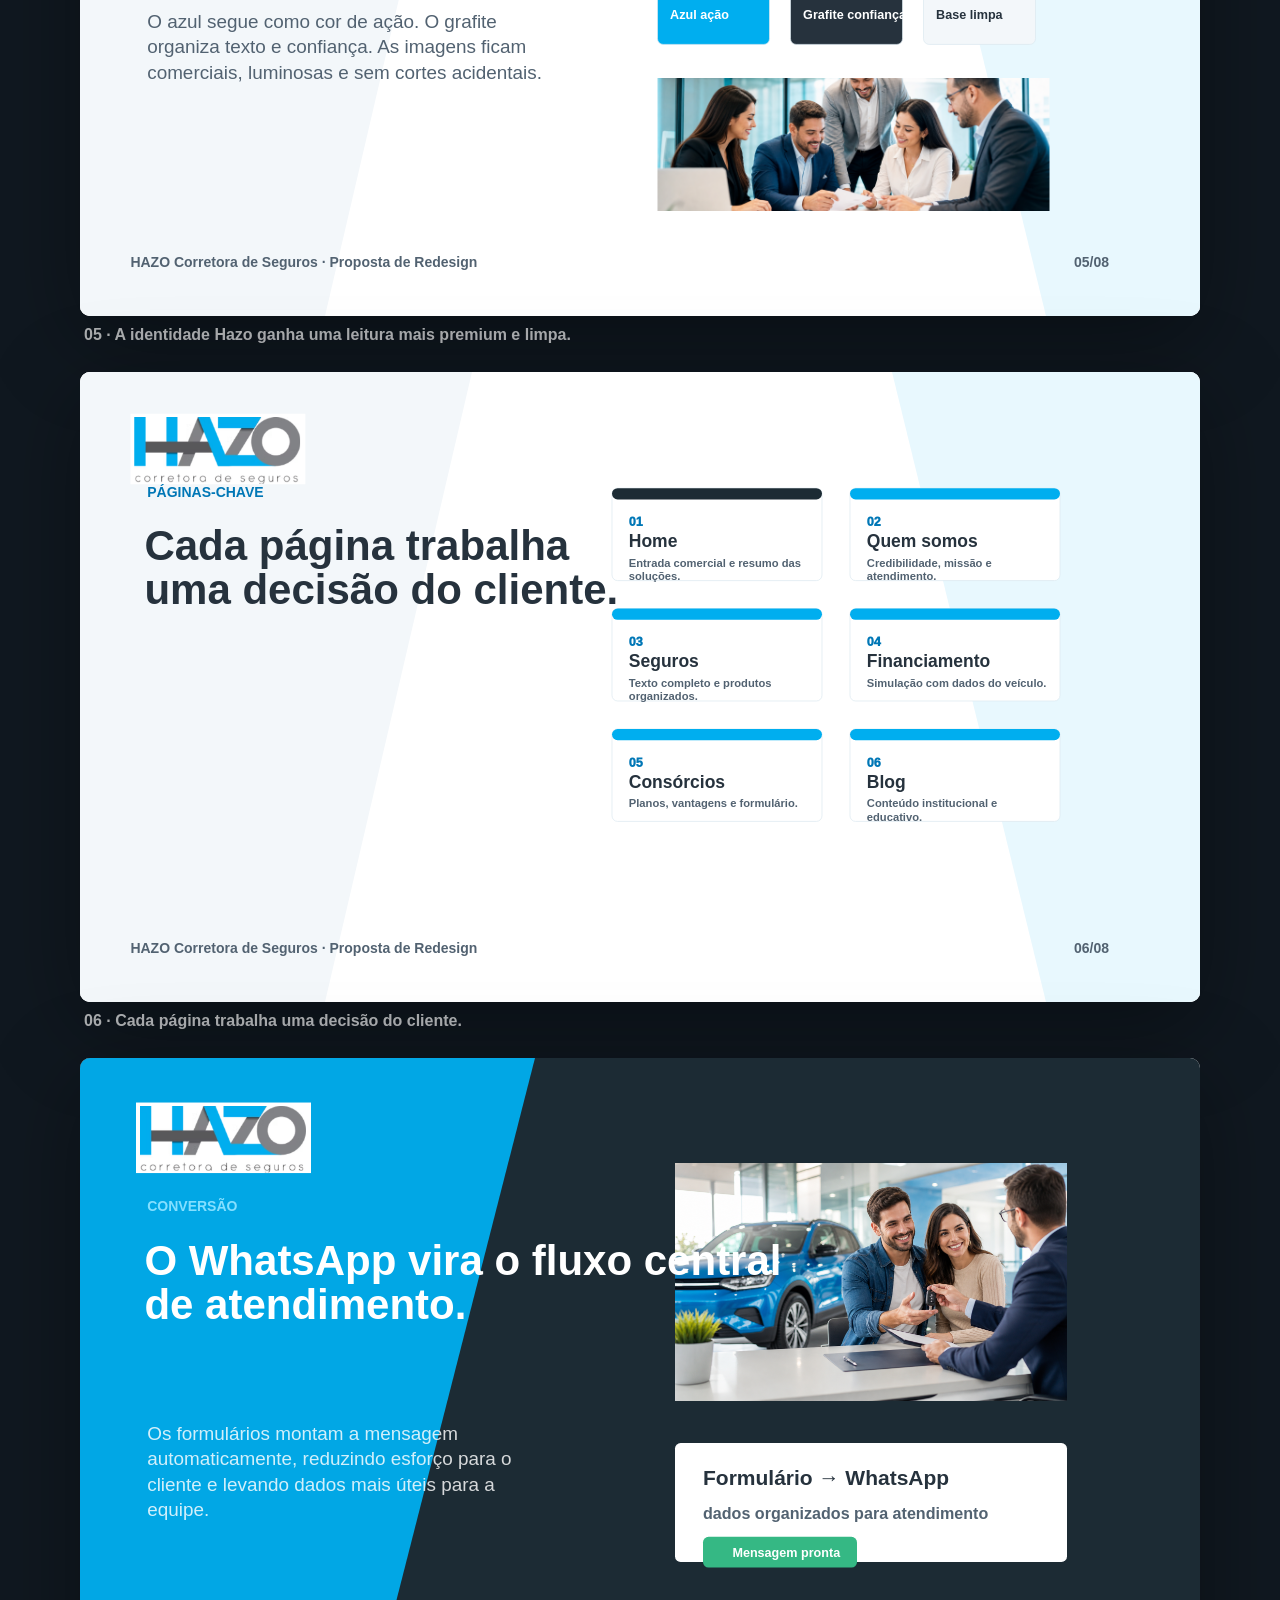
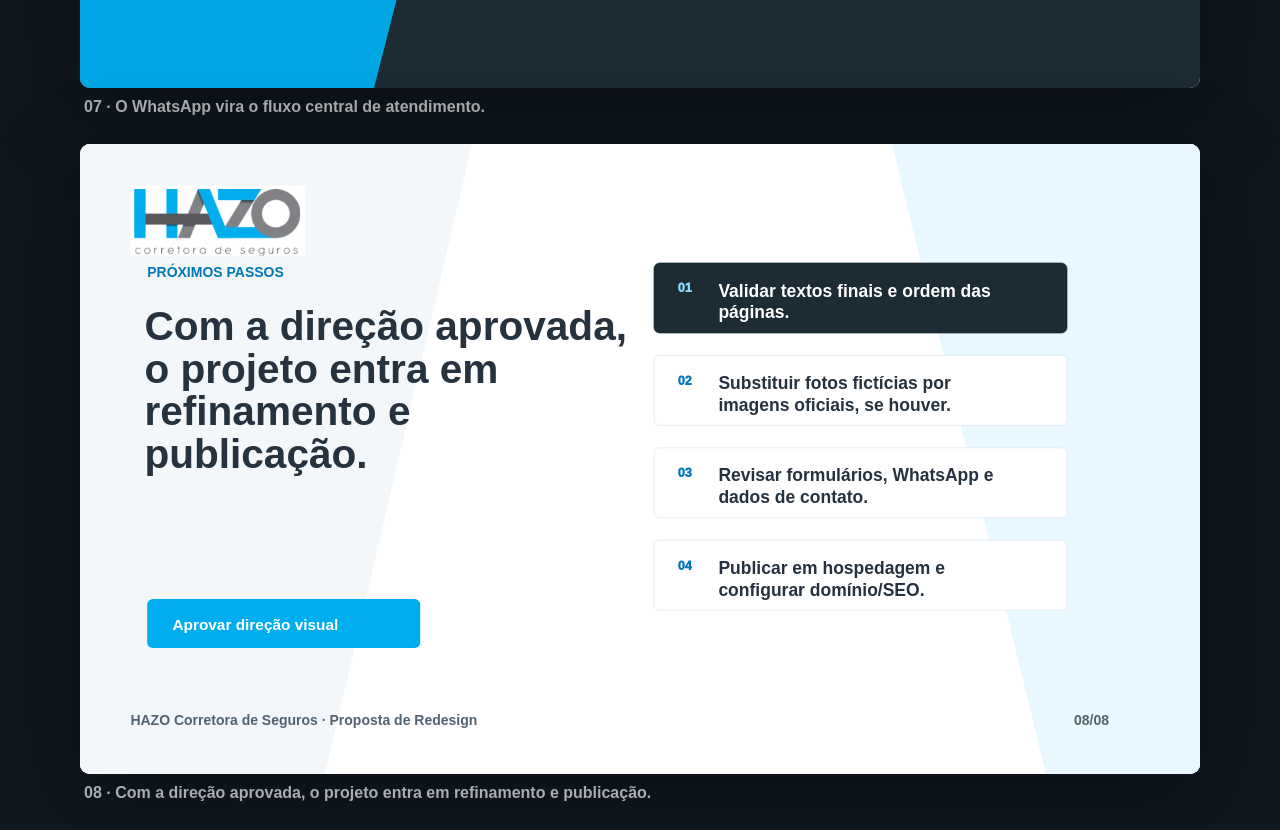
<file: figma-presentation/index.html>
<!doctype html>
<html lang="pt-BR">
  <head>
    <meta charset="utf-8">
    <meta name="viewport" content="width=device-width, initial-scale=1">
    <title>Hazo · Apresentação Figma</title>
    <style>
      body { margin: 0; background: #101820; color: white; font-family: Inter, Arial, sans-serif; }
      header { padding: 28px 36px; position: sticky; top: 0; background: rgba(16,24,32,.92); backdrop-filter: blur(14px); z-index: 2; }
      h1 { margin: 0 0 8px; font-size: 28px; }
      p { margin: 0; color: rgba(255,255,255,.7); }
      main { display: grid; gap: 28px; padding: 28px; }
      figure { margin: 0 auto; width: min(1120px, 100%); }
      img { width: 100%; display: block; border-radius: 10px; box-shadow: 0 24px 90px rgba(0,0,0,.35); background: white; }
      figcaption { padding: 10px 4px 0; color: rgba(255,255,255,.65); font-weight: 700; }
    </style>
  </head>
  <body>
    <header><h1>Hazo · Modelo de apresentação para Figma</h1><p>Importe os SVGs da pasta slides no Figma como frames 16:9.</p></header>
    <main>
      <figure><img src="slides/01-capa.svg" alt="Slide 1"><figcaption>01 · Proposta de Redesign Digital</figcaption></figure>
<figure><img src="slides/02-objetivo.svg" alt="Slide 2"><figcaption>02 · Transformar o site em uma experiência comercial clara.</figcaption></figure>
<figure><img src="slides/03-diagnostico.svg" alt="Slide 3"><figcaption>03 · O conteúdo já existe. A oportunidade está na hierarquia.</figcaption></figure>
<figure><img src="slides/04-arquitetura.svg" alt="Slide 4"><figcaption>04 · Um site completo, com páginas pensadas por intenção.</figcaption></figure>
<figure><img src="slides/05-identidade.svg" alt="Slide 5"><figcaption>05 · A identidade Hazo ganha uma leitura mais premium e limpa.</figcaption></figure>
<figure><img src="slides/06-paginas.svg" alt="Slide 6"><figcaption>06 · Cada página trabalha uma decisão do cliente.</figcaption></figure>
<figure><img src="slides/07-conversao.svg" alt="Slide 7"><figcaption>07 · O WhatsApp vira o fluxo central de atendimento.</figcaption></figure>
<figure><img src="slides/08-proximos-passos.svg" alt="Slide 8"><figcaption>08 · Com a direção aprovada, o projeto entra em refinamento e publicação.</figcaption></figure>
    </main>
  </body>
</html>
</file>
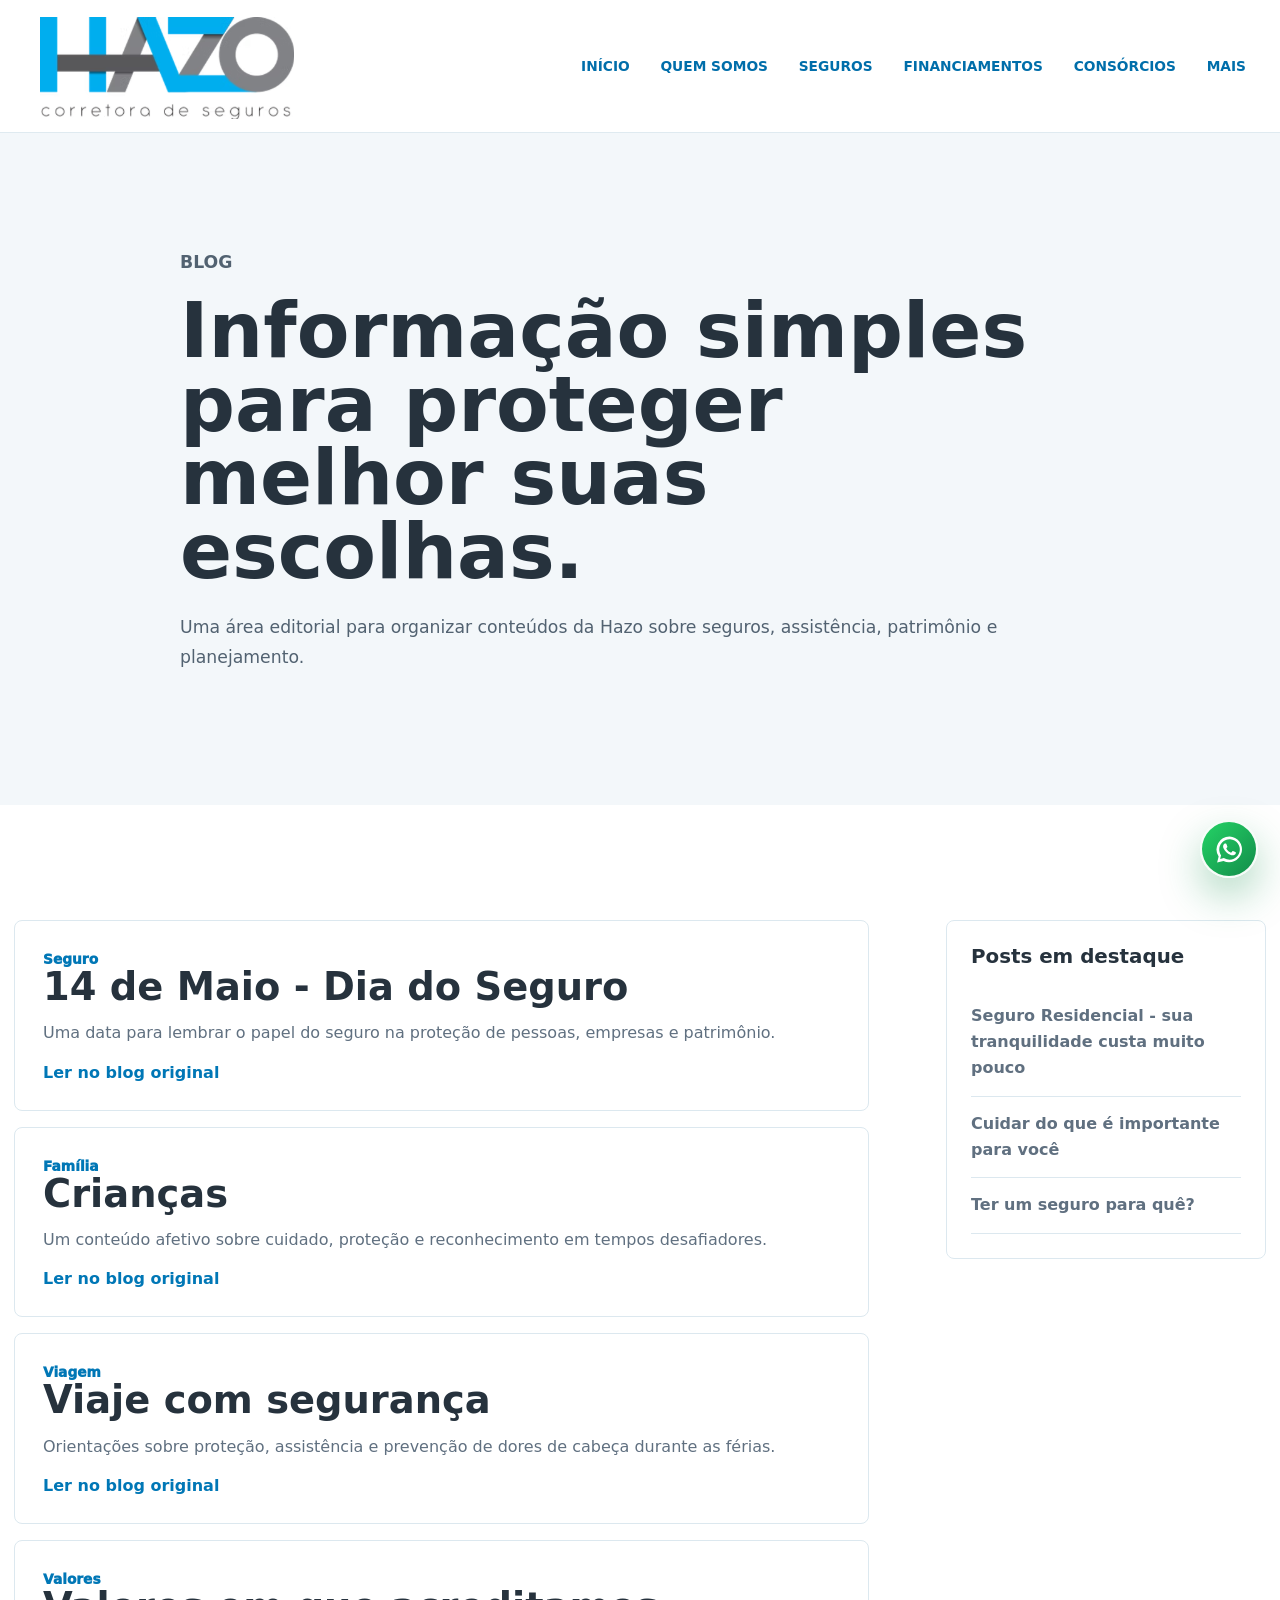
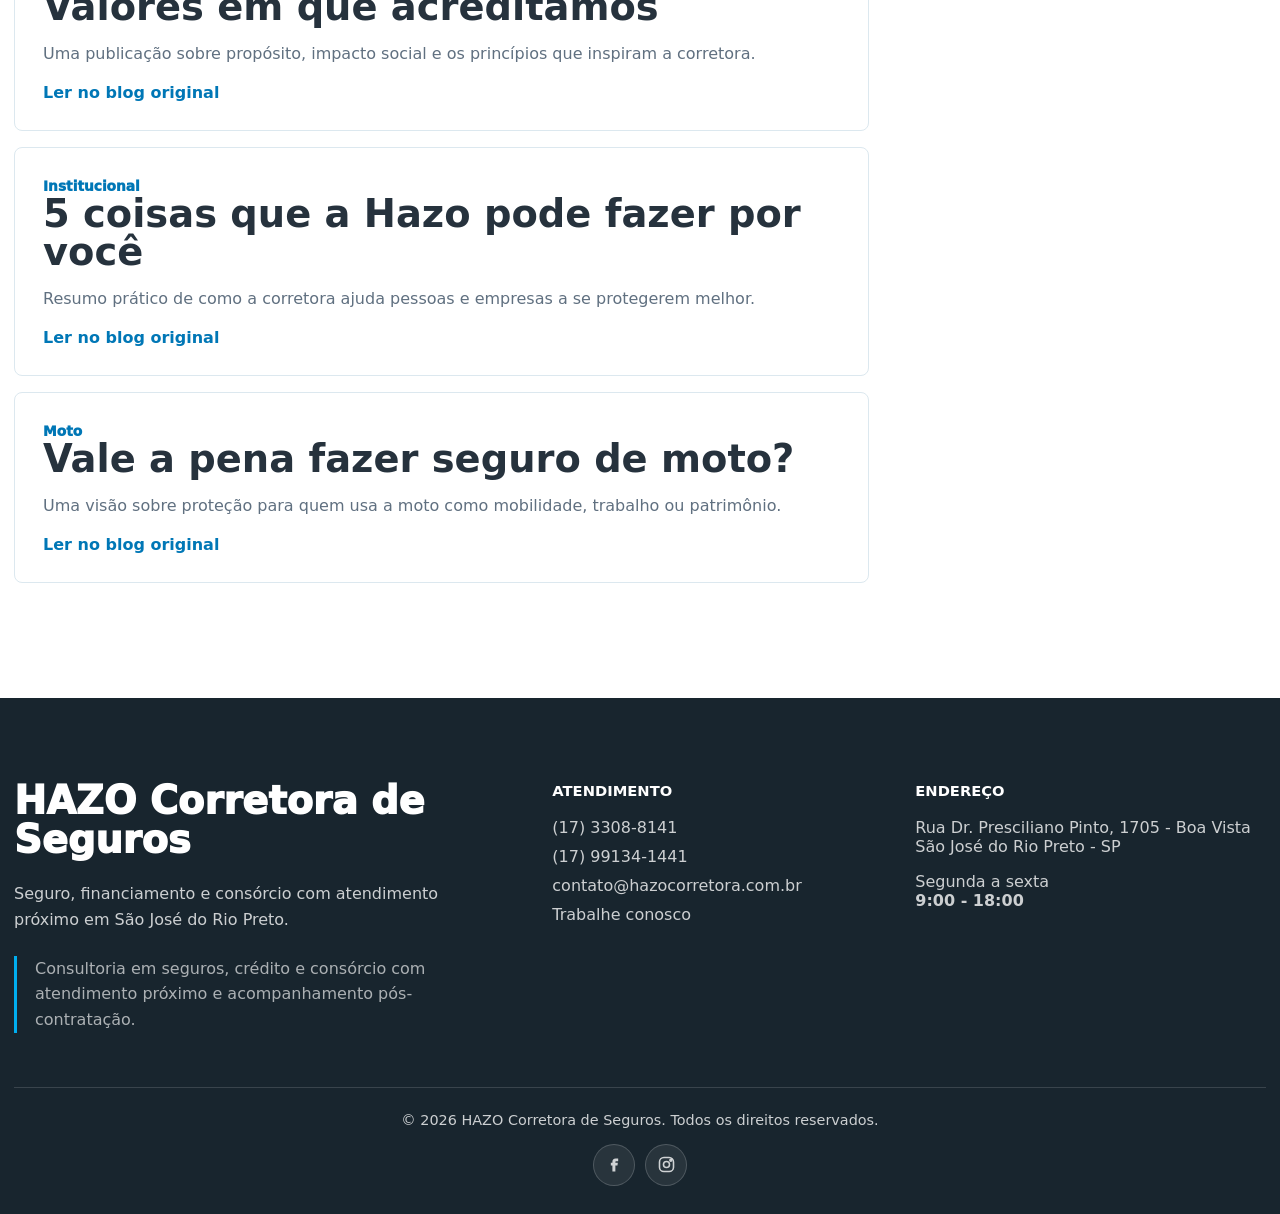
<file: blog.html>
<!doctype html>
<html lang="pt-BR">
  <head>
    <meta charset="utf-8">
    <meta name="viewport" content="width=device-width, initial-scale=1">
    <title>Blog | Hazo Corretora de Seguros</title>
    <meta name="description" content="Conteúdos da Hazo sobre seguros, proteção, viagem, moto, residência e família.">
    <link rel="stylesheet" href="styles.css?v=20260523-1">
  </head>
  <body data-page="blog">
    <header class="site-header" data-header>
      <a class="brand" href="index.html" aria-label="Hazo Corretora de Seguros"><img src="assets/hazo-logo.png" alt="Hazo Corretora de Seguros"></a>
      <button class="nav-toggle" type="button" aria-label="Abrir menu" aria-expanded="false" data-nav-toggle><span></span><span></span><span></span></button>
      <nav class="site-nav" data-nav>
        <a href="index.html" data-nav-link="home">Início</a>
        <a href="quem-somos.html" data-nav-link="quem-somos">Quem somos</a>
        <a href="seguros.html" data-nav-link="seguros">Seguros</a>
        <a href="financiamentos.html" data-nav-link="financiamentos">Financiamentos</a>
        <a href="consorcios.html" data-nav-link="consorcios">Consórcios</a>
        <div class="nav-more"><button type="button" data-more-toggle>Mais</button><div class="more-menu"><a href="blog.html" data-nav-link="blog">Blog</a><a href="#contato">Contato</a><a href="mailto:contato@hazocorretora.com.br?subject=Trabalhe%20conosco%20-%20Hazo">Trabalhe conosco</a></div></div>
      </nav>
    </header>

    <main>
      <section class="page-hero simple-hero">
        <div class="container">
          <p class="eyebrow">Blog</p>
          <h1>Informação simples para proteger melhor suas escolhas.</h1>
          <p>Uma área editorial para organizar conteúdos da Hazo sobre seguros, assistência, patrimônio e planejamento.</p>
        </div>
      </section>

      <section class="section">
        <div class="container blog-layout">
          <div class="blog-list">
            <article><span>Seguro</span><h2>14 de Maio - Dia do Seguro</h2><p>Uma data para lembrar o papel do seguro na proteção de pessoas, empresas e patrimônio.</p><a href="https://www.hazocorretora.com.br/blog-1" target="_blank" rel="noreferrer">Ler no blog original</a></article>
            <article><span>Família</span><h2>Crianças</h2><p>Um conteúdo afetivo sobre cuidado, proteção e reconhecimento em tempos desafiadores.</p><a href="https://www.hazocorretora.com.br/blog-1" target="_blank" rel="noreferrer">Ler no blog original</a></article>
            <article><span>Viagem</span><h2>Viaje com segurança</h2><p>Orientações sobre proteção, assistência e prevenção de dores de cabeça durante as férias.</p><a href="https://www.hazocorretora.com.br/blog-1" target="_blank" rel="noreferrer">Ler no blog original</a></article>
            <article><span>Valores</span><h2>Valores em que acreditamos</h2><p>Uma publicação sobre propósito, impacto social e os princípios que inspiram a corretora.</p><a href="https://www.hazocorretora.com.br/blog-1" target="_blank" rel="noreferrer">Ler no blog original</a></article>
            <article><span>Institucional</span><h2>5 coisas que a Hazo pode fazer por você</h2><p>Resumo prático de como a corretora ajuda pessoas e empresas a se protegerem melhor.</p><a href="https://www.hazocorretora.com.br/blog-1" target="_blank" rel="noreferrer">Ler no blog original</a></article>
            <article><span>Moto</span><h2>Vale a pena fazer seguro de moto?</h2><p>Uma visão sobre proteção para quem usa a moto como mobilidade, trabalho ou patrimônio.</p><a href="https://www.hazocorretora.com.br/blog-1" target="_blank" rel="noreferrer">Ler no blog original</a></article>
          </div>
          <aside class="blog-sidebar">
            <h3>Posts em destaque</h3>
            <a href="https://www.hazocorretora.com.br/blog-1" target="_blank" rel="noreferrer">Seguro Residencial - sua tranquilidade custa muito pouco</a>
            <a href="https://www.hazocorretora.com.br/blog-1" target="_blank" rel="noreferrer">Cuidar do que é importante para você</a>
            <a href="https://www.hazocorretora.com.br/blog-1" target="_blank" rel="noreferrer">Ter um seguro para quê?</a>
          </aside>
        </div>
      </section>
    </main>

    <footer class="site-footer" id="contato">
      <div class="container footer-grid">
        <div class="footer-brand"><strong class="footer-title">HAZO Corretora de Seguros</strong><p>Seguro, financiamento e consórcio com atendimento próximo em São José do Rio Preto.</p></div>
        <div><h3>Atendimento</h3><a href="tel:+551733088141">(17) 3308-8141</a><a href="https://wa.me/5517991341441" target="_blank" rel="noreferrer">(17) 99134-1441</a><a href="mailto:contato@hazocorretora.com.br">contato@hazocorretora.com.br</a><a href="mailto:contato@hazocorretora.com.br?subject=Trabalhe%20conosco%20-%20Hazo">Trabalhe conosco</a></div>
        <div><h3>Endereço</h3><p>Rua Dr. Presciliano Pinto, 1705 - Boa Vista<br>São José do Rio Preto - SP</p><p>Segunda a sexta<br><strong>9:00 - 18:00</strong></p></div>
      </div>
      <div class="container footer-bottom"><span>© 2026 HAZO Corretora de Seguros. Todos os direitos reservados.</span><div class="footer-social" aria-label="Redes sociais"><a class="social-icon" href="https://www.facebook.com/hazocorretora" target="_blank" rel="noreferrer" aria-label="Facebook"><svg viewBox="0 0 24 24" aria-hidden="true"><path d="M14.1 8.2h2.1V5h-2.8C10.7 5 9.6 6.7 9.6 8.9V10H7.8v3.2h1.8V20H13v-6.8h2.4l.4-3.2H13V9c0-.55.25-.8 1.1-.8Z"/></svg></a><a class="social-icon" href="https://www.instagram.com/hazocorretora/" target="_blank" rel="noreferrer" aria-label="Instagram"><svg viewBox="0 0 24 24" aria-hidden="true"><rect x="4" y="4" width="16" height="16" rx="5" ry="5"></rect><circle cx="12" cy="12" r="3.45"></circle><circle cx="16.9" cy="7.1" r="1.05"></circle></svg></a></div></div>
    </footer>
    <a class="floating-whatsapp" href="https://wa.me/5517991341441" target="_blank" rel="noreferrer" aria-label="Chamar no WhatsApp"><svg class="icon-whatsapp" viewBox="0 0 24 24" aria-hidden="true"><path d="M12.04 2.5A9.43 9.43 0 0 0 4.1 17.02L3 21.5l4.6-1.06a9.43 9.43 0 1 0 4.44-17.94Zm0 16.93a7.48 7.48 0 0 1-3.82-1.05l-.27-.16-2.73.63.65-2.65-.18-.28a7.47 7.47 0 1 1 6.35 3.51Zm4.13-5.6c-.23-.12-1.35-.67-1.56-.74-.2-.08-.36-.12-.51.12-.15.23-.59.74-.72.89-.13.15-.27.17-.5.06-.23-.12-.97-.36-1.84-1.14-.68-.61-1.14-1.36-1.28-1.59-.13-.23-.01-.35.1-.47.11-.1.23-.27.35-.4.11-.14.15-.24.23-.39.08-.15.04-.29-.02-.4-.06-.12-.51-1.24-.7-1.7-.19-.45-.38-.39-.52-.4h-.44c-.15 0-.4.06-.61.29-.21.23-.8.78-.8 1.9s.82 2.2.93 2.35c.11.15 1.61 2.45 3.9 3.43.55.24.97.38 1.3.48.55.18 1.05.15 1.44.09.44-.07 1.35-.55 1.54-1.08.19-.53.19-.99.13-1.08-.06-.1-.21-.16-.44-.28Z"/></svg><span>WhatsApp</span></a>
    <script src="script.js?v=20260523-1"></script>
  </body>
</html>
</file>
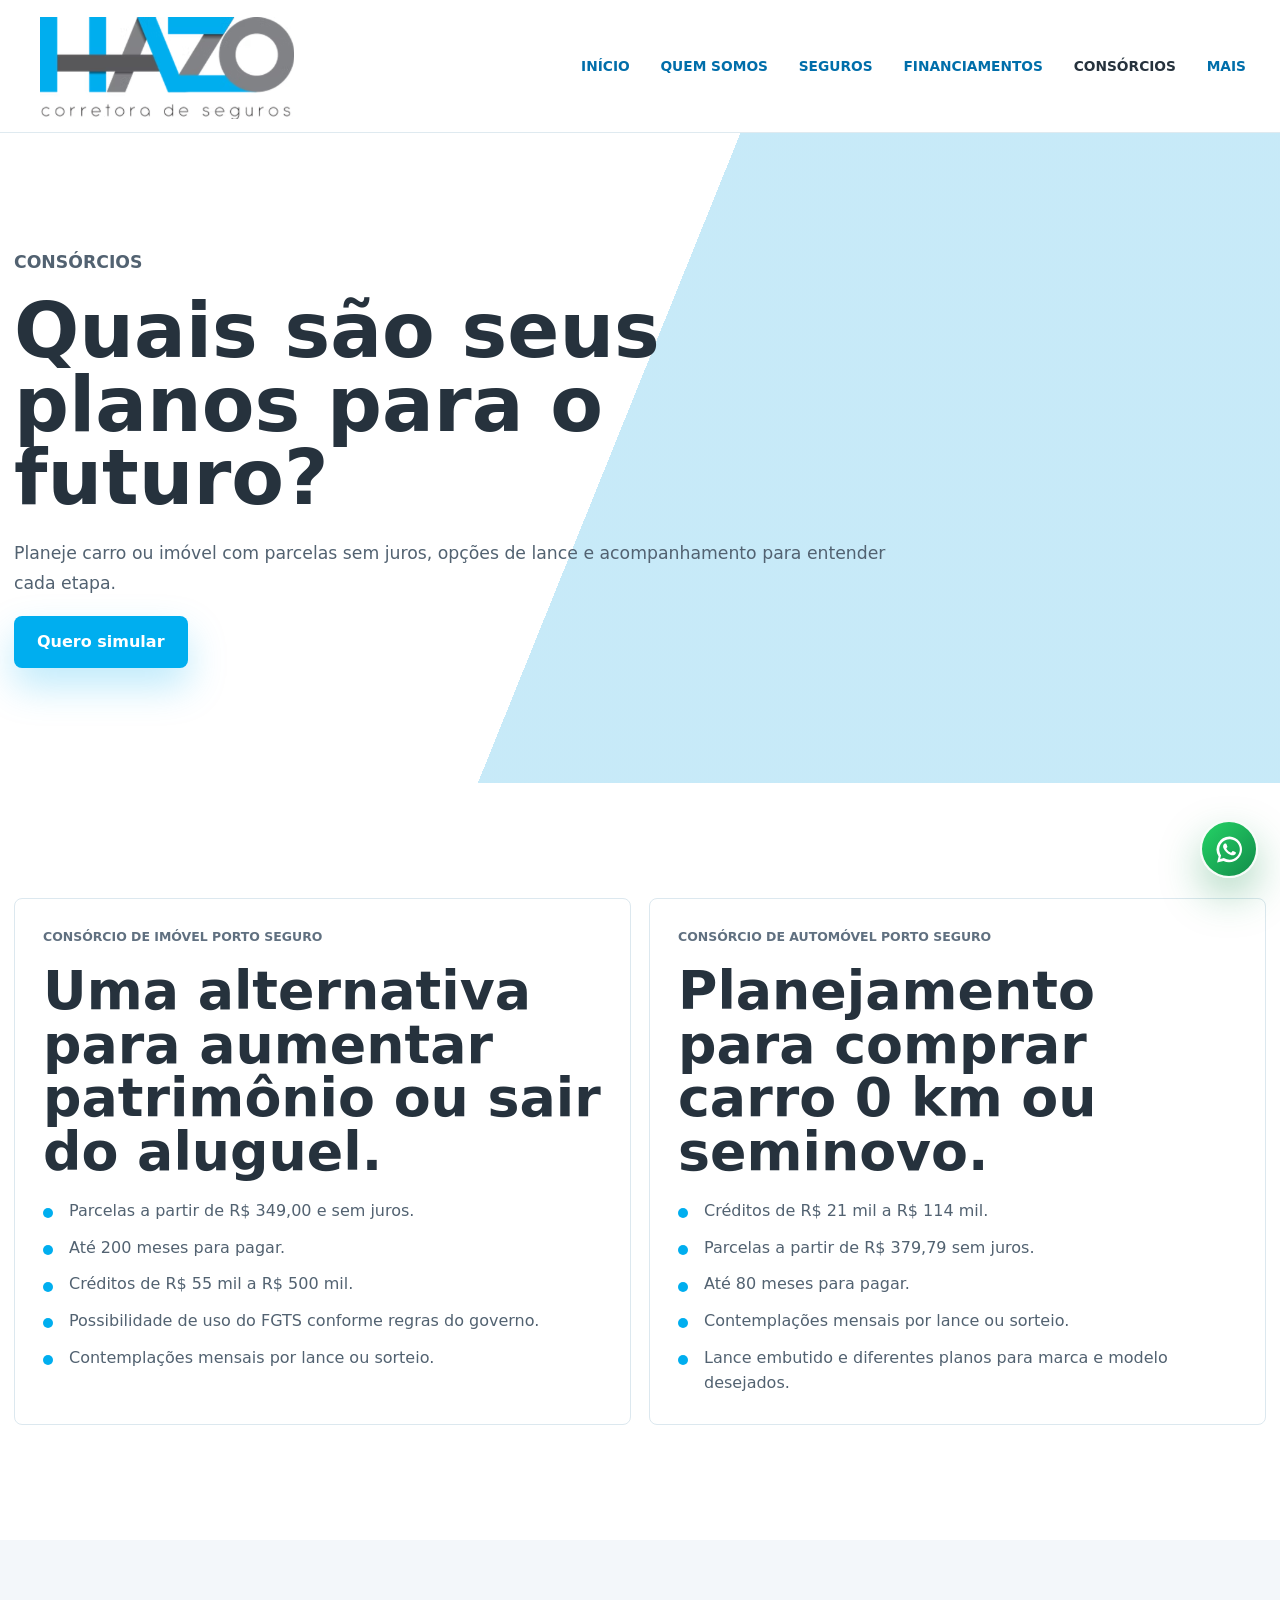
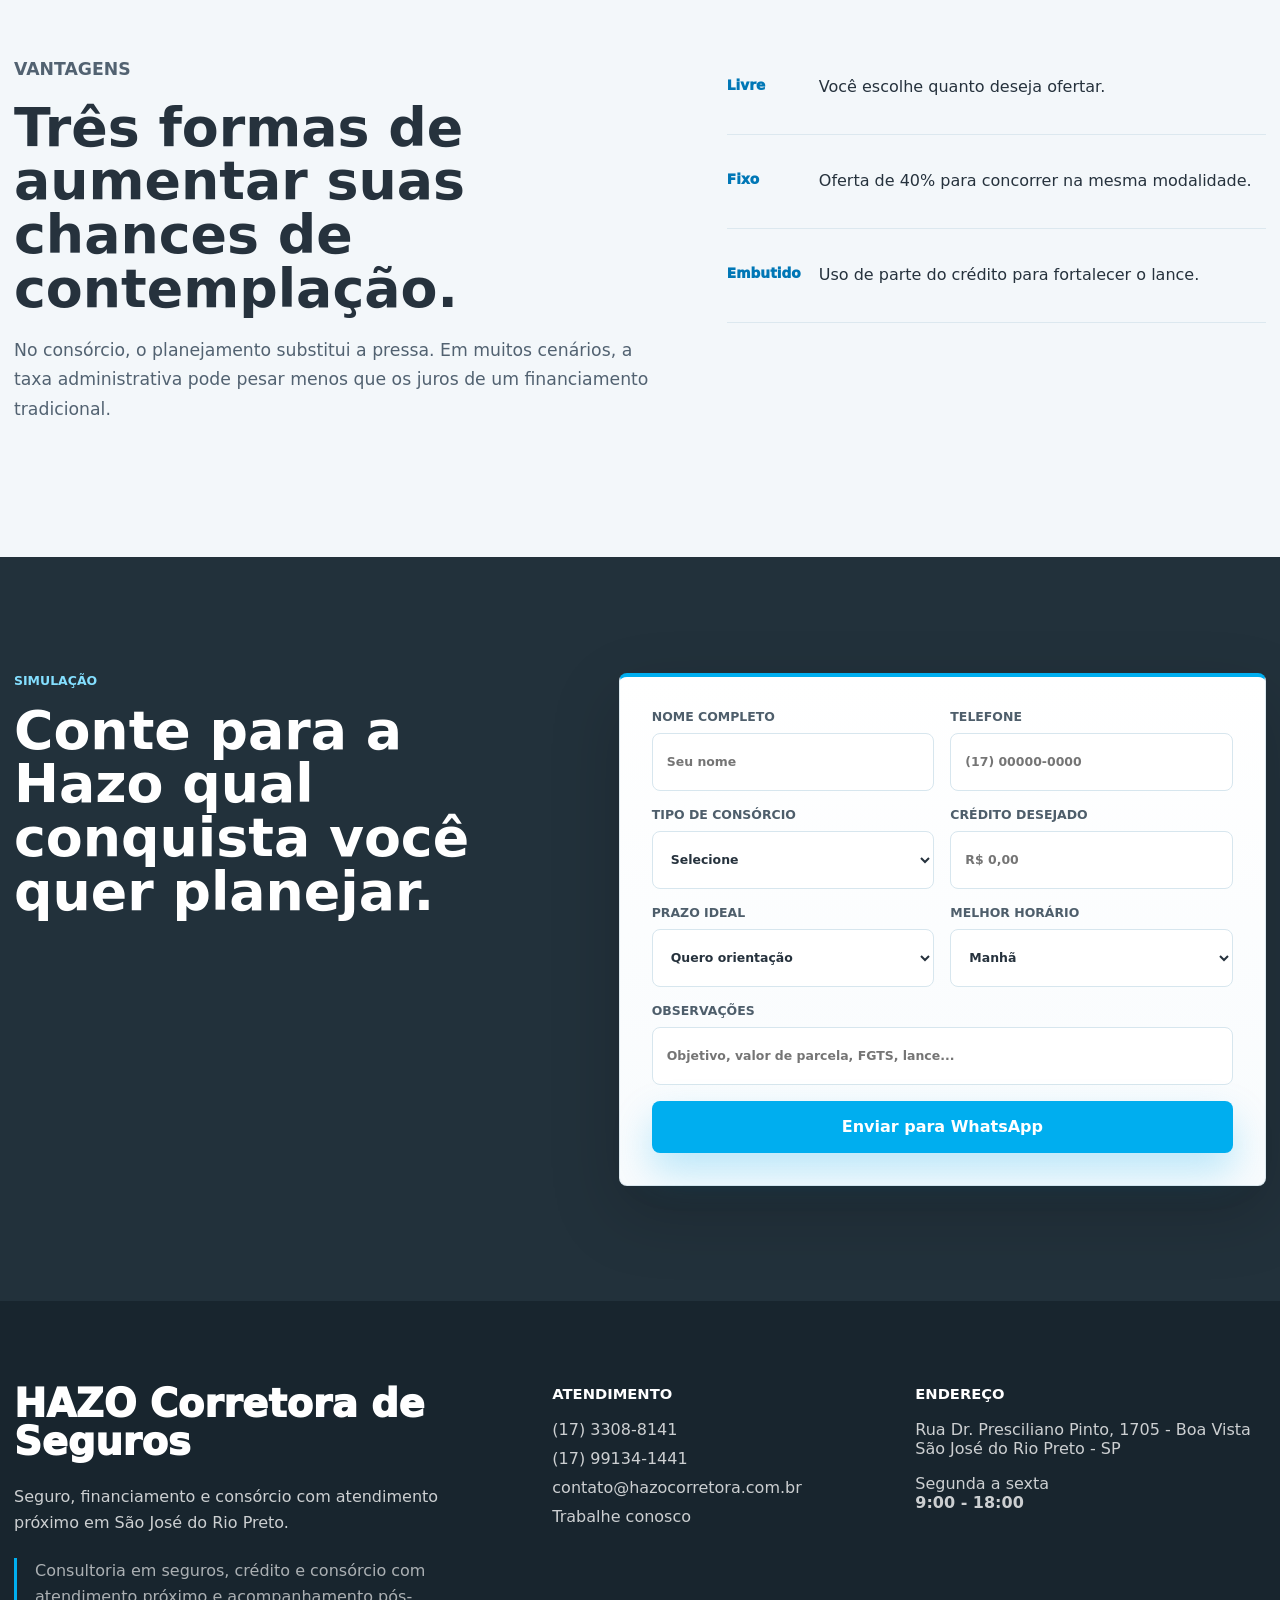
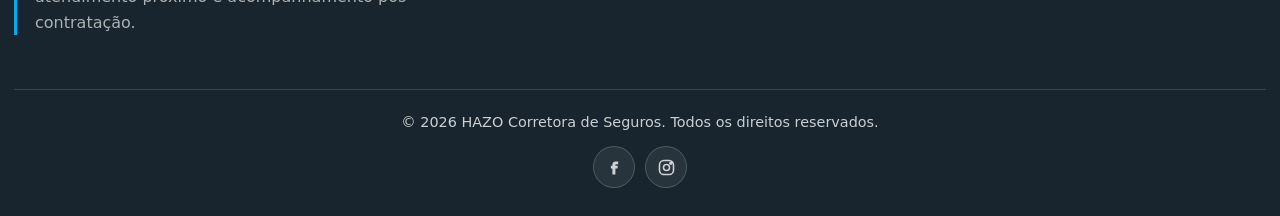
<file: consorcios.html>
<!doctype html>
<html lang="pt-BR">
  <head>
    <meta charset="utf-8">
    <meta name="viewport" content="width=device-width, initial-scale=1">
    <title>Consórcios | Hazo Corretora de Seguros</title>
    <meta name="description" content="Consórcio de imóvel e automóvel Porto Seguro com orientação da Hazo Corretora.">
    <link rel="stylesheet" href="styles.css?v=20260523-1">
  </head>
  <body data-page="consorcios">
    <header class="site-header" data-header>
      <a class="brand" href="index.html" aria-label="Hazo Corretora de Seguros"><img src="assets/hazo-logo.png" alt="Hazo Corretora de Seguros"></a>
      <button class="nav-toggle" type="button" aria-label="Abrir menu" aria-expanded="false" data-nav-toggle><span></span><span></span><span></span></button>
      <nav class="site-nav" data-nav>
        <a href="index.html" data-nav-link="home">Início</a>
        <a href="quem-somos.html" data-nav-link="quem-somos">Quem somos</a>
        <a href="seguros.html" data-nav-link="seguros">Seguros</a>
        <a href="financiamentos.html" data-nav-link="financiamentos">Financiamentos</a>
        <a href="consorcios.html" data-nav-link="consorcios">Consórcios</a>
        <div class="nav-more"><button type="button" data-more-toggle>Mais</button><div class="more-menu"><a href="blog.html" data-nav-link="blog">Blog</a><a href="#contato">Contato</a><a href="mailto:contato@hazocorretora.com.br?subject=Trabalhe%20conosco%20-%20Hazo">Trabalhe conosco</a></div></div>
      </nav>
    </header>

    <main>
      <section class="page-hero page-hero-finance page-hero-text">
        <div class="container page-hero-grid">
          <div>
            <p class="eyebrow">Consórcios</p>
            <h1>Quais são seus planos para o futuro?</h1>
            <p>Planeje carro ou imóvel com parcelas sem juros, opções de lance e acompanhamento para entender cada etapa.</p>
            <a class="button button-primary" href="#simular-consorcio">Quero simular</a>
          </div>
        </div>
      </section>

      <section class="section">
        <div class="container consortium-grid">
          <article class="large-info-card">
            <p class="eyebrow">Consórcio de Imóvel Porto Seguro</p>
            <h2>Uma alternativa para aumentar patrimônio ou sair do aluguel.</h2>
            <ul class="check-list">
              <li>Parcelas a partir de R$ 349,00 e sem juros.</li>
              <li>Até 200 meses para pagar.</li>
              <li>Créditos de R$ 55 mil a R$ 500 mil.</li>
              <li>Possibilidade de uso do FGTS conforme regras do governo.</li>
              <li>Contemplações mensais por lance ou sorteio.</li>
            </ul>
          </article>
          <article class="large-info-card">
            <p class="eyebrow">Consórcio de Automóvel Porto Seguro</p>
            <h2>Planejamento para comprar carro 0 km ou seminovo.</h2>
            <ul class="check-list">
              <li>Créditos de R$ 21 mil a R$ 114 mil.</li>
              <li>Parcelas a partir de R$ 379,79 sem juros.</li>
              <li>Até 80 meses para pagar.</li>
              <li>Contemplações mensais por lance ou sorteio.</li>
              <li>Lance embutido e diferentes planos para marca e modelo desejados.</li>
            </ul>
          </article>
        </div>
      </section>

      <section class="section muted-section">
        <div class="container story-grid">
          <div class="story-main">
            <p class="eyebrow">Vantagens</p>
            <h2>Três formas de aumentar suas chances de contemplação.</h2>
            <p>
              No consórcio, o planejamento substitui a pressa. Em muitos cenários, a taxa
              administrativa pode pesar menos que os juros de um financiamento tradicional.
            </p>
          </div>
          <div class="step-list">
            <div><span>Livre</span><p>Você escolhe quanto deseja ofertar.</p></div>
            <div><span>Fixo</span><p>Oferta de 40% para concorrer na mesma modalidade.</p></div>
            <div><span>Embutido</span><p>Uso de parte do crédito para fortalecer o lance.</p></div>
          </div>
        </div>
      </section>

      <section class="section dark-band" id="simular-consorcio">
        <div class="container band-grid form-heavy">
          <div>
            <p class="eyebrow">Simulação</p>
            <h2>Conte para a Hazo qual conquista você quer planejar.</h2>
          </div>
          <form class="professional-form" data-lead-form data-topic="Consórcio">
            <label>Nome completo<input name="name" type="text" placeholder="Seu nome" required></label>
            <label>Telefone<input name="phone" type="tel" placeholder="(17) 00000-0000" required></label>
            <label>Tipo de consórcio<select name="interest" required><option value="">Selecione</option><option>Consórcio de imóvel</option><option>Consórcio de automóvel</option></select></label>
            <label>Crédito desejado<input name="amount" type="text" placeholder="R$ 0,00"></label>
            <label>Prazo ideal<select name="term"><option>Quero orientação</option><option>Até 80 meses</option><option>Até 120 meses</option><option>Até 200 meses</option></select></label>
            <label>Melhor horário<select name="time"><option>Manhã</option><option>Tarde</option><option>Noite</option></select></label>
            <label class="full-field">Observações<input name="notes" type="text" placeholder="Objetivo, valor de parcela, FGTS, lance..."></label>
            <button class="button button-primary full-field" type="submit">Enviar para WhatsApp</button>
          </form>
        </div>
      </section>
    </main>

    <footer class="site-footer" id="contato">
      <div class="container footer-grid">
        <div class="footer-brand"><strong class="footer-title">HAZO Corretora de Seguros</strong><p>Seguro, financiamento e consórcio com atendimento próximo em São José do Rio Preto.</p></div>
        <div><h3>Atendimento</h3><a href="tel:+551733088141">(17) 3308-8141</a><a href="https://wa.me/5517991341441" target="_blank" rel="noreferrer">(17) 99134-1441</a><a href="mailto:contato@hazocorretora.com.br">contato@hazocorretora.com.br</a><a href="mailto:contato@hazocorretora.com.br?subject=Trabalhe%20conosco%20-%20Hazo">Trabalhe conosco</a></div>
        <div><h3>Endereço</h3><p>Rua Dr. Presciliano Pinto, 1705 - Boa Vista<br>São José do Rio Preto - SP</p><p>Segunda a sexta<br><strong>9:00 - 18:00</strong></p></div>
      </div>
      <div class="container footer-bottom"><span>© 2026 HAZO Corretora de Seguros. Todos os direitos reservados.</span><div class="footer-social" aria-label="Redes sociais"><a class="social-icon" href="https://www.facebook.com/hazocorretora" target="_blank" rel="noreferrer" aria-label="Facebook"><svg viewBox="0 0 24 24" aria-hidden="true"><path d="M14.1 8.2h2.1V5h-2.8C10.7 5 9.6 6.7 9.6 8.9V10H7.8v3.2h1.8V20H13v-6.8h2.4l.4-3.2H13V9c0-.55.25-.8 1.1-.8Z"/></svg></a><a class="social-icon" href="https://www.instagram.com/hazocorretora/" target="_blank" rel="noreferrer" aria-label="Instagram"><svg viewBox="0 0 24 24" aria-hidden="true"><rect x="4" y="4" width="16" height="16" rx="5" ry="5"></rect><circle cx="12" cy="12" r="3.45"></circle><circle cx="16.9" cy="7.1" r="1.05"></circle></svg></a></div></div>
    </footer>
    <a class="floating-whatsapp" href="https://wa.me/5517991341441" target="_blank" rel="noreferrer" aria-label="Chamar no WhatsApp"><svg class="icon-whatsapp" viewBox="0 0 24 24" aria-hidden="true"><path d="M12.04 2.5A9.43 9.43 0 0 0 4.1 17.02L3 21.5l4.6-1.06a9.43 9.43 0 1 0 4.44-17.94Zm0 16.93a7.48 7.48 0 0 1-3.82-1.05l-.27-.16-2.73.63.65-2.65-.18-.28a7.47 7.47 0 1 1 6.35 3.51Zm4.13-5.6c-.23-.12-1.35-.67-1.56-.74-.2-.08-.36-.12-.51.12-.15.23-.59.74-.72.89-.13.15-.27.17-.5.06-.23-.12-.97-.36-1.84-1.14-.68-.61-1.14-1.36-1.28-1.59-.13-.23-.01-.35.1-.47.11-.1.23-.27.35-.4.11-.14.15-.24.23-.39.08-.15.04-.29-.02-.4-.06-.12-.51-1.24-.7-1.7-.19-.45-.38-.39-.52-.4h-.44c-.15 0-.4.06-.61.29-.21.23-.8.78-.8 1.9s.82 2.2.93 2.35c.11.15 1.61 2.45 3.9 3.43.55.24.97.38 1.3.48.55.18 1.05.15 1.44.09.44-.07 1.35-.55 1.54-1.08.19-.53.19-.99.13-1.08-.06-.1-.21-.16-.44-.28Z"/></svg><span>WhatsApp</span></a>
    <script src="script.js?v=20260523-1"></script>
  </body>
</html>
</file>
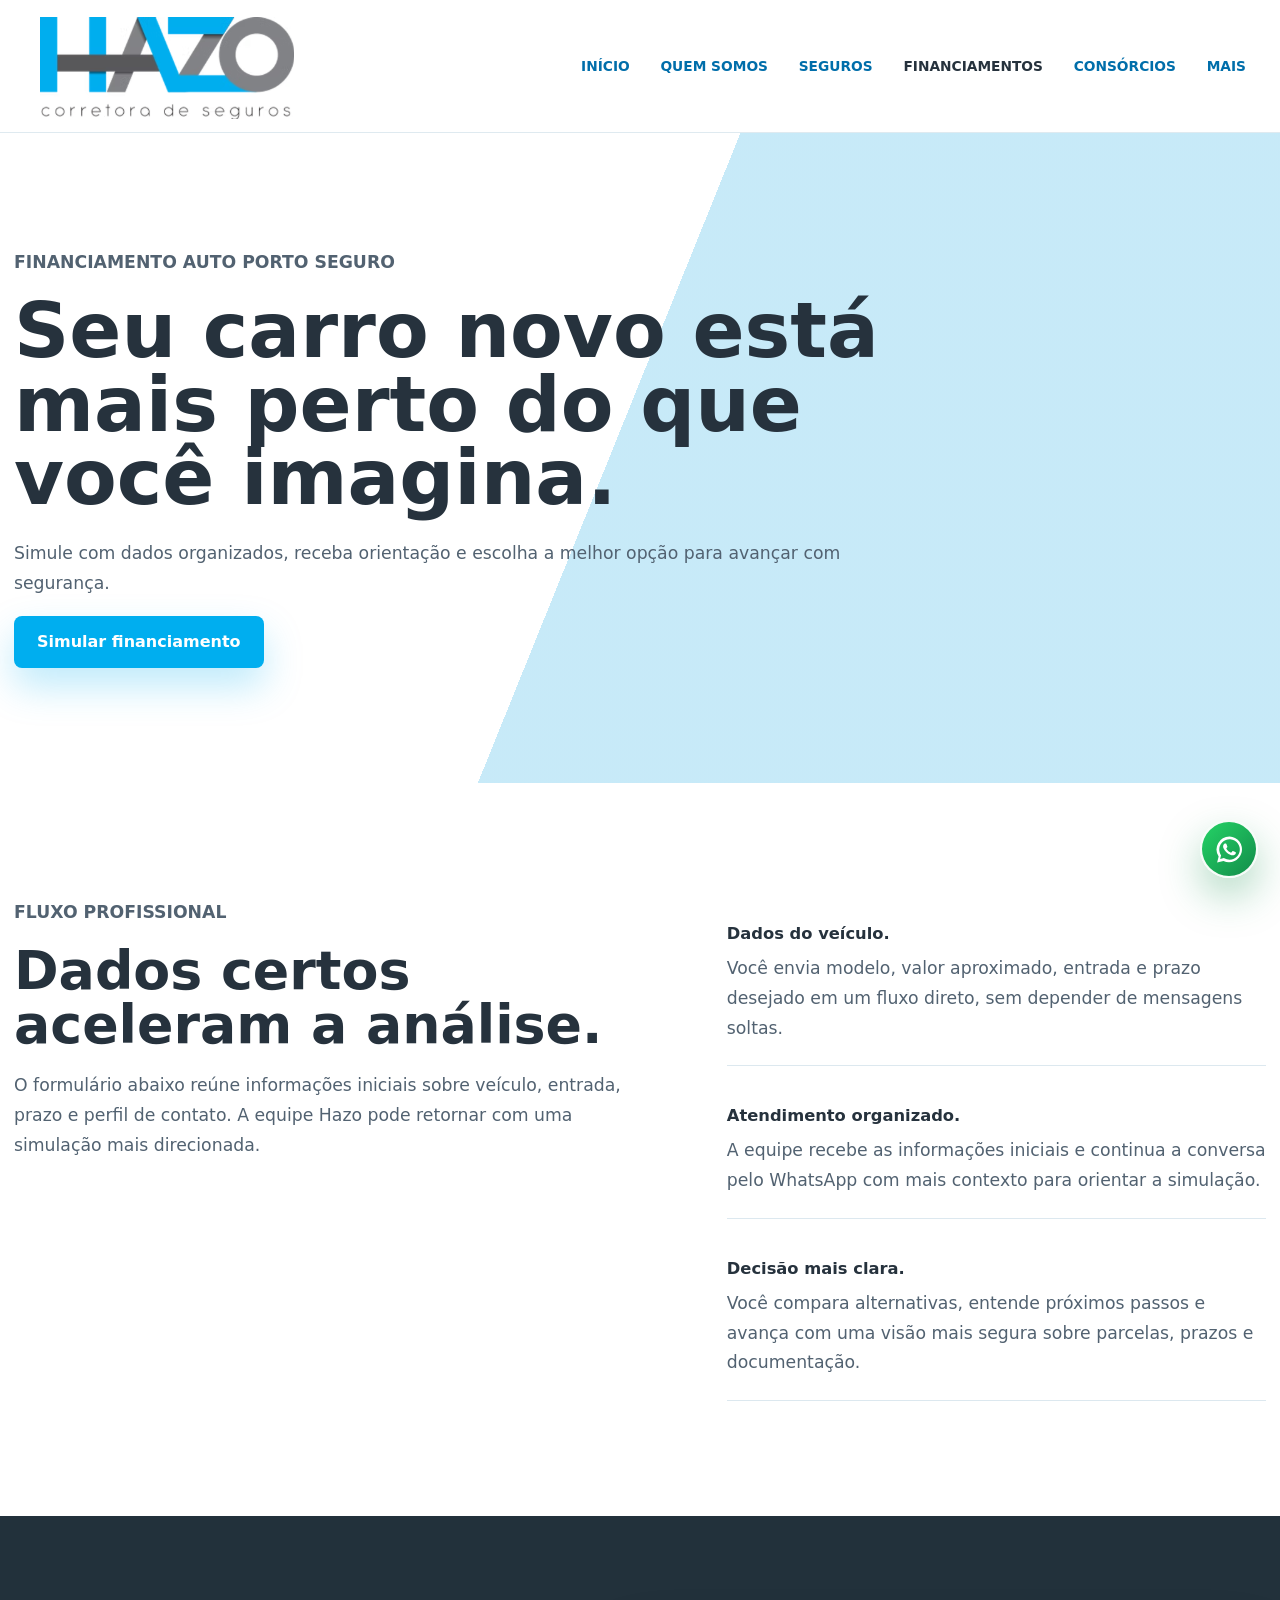
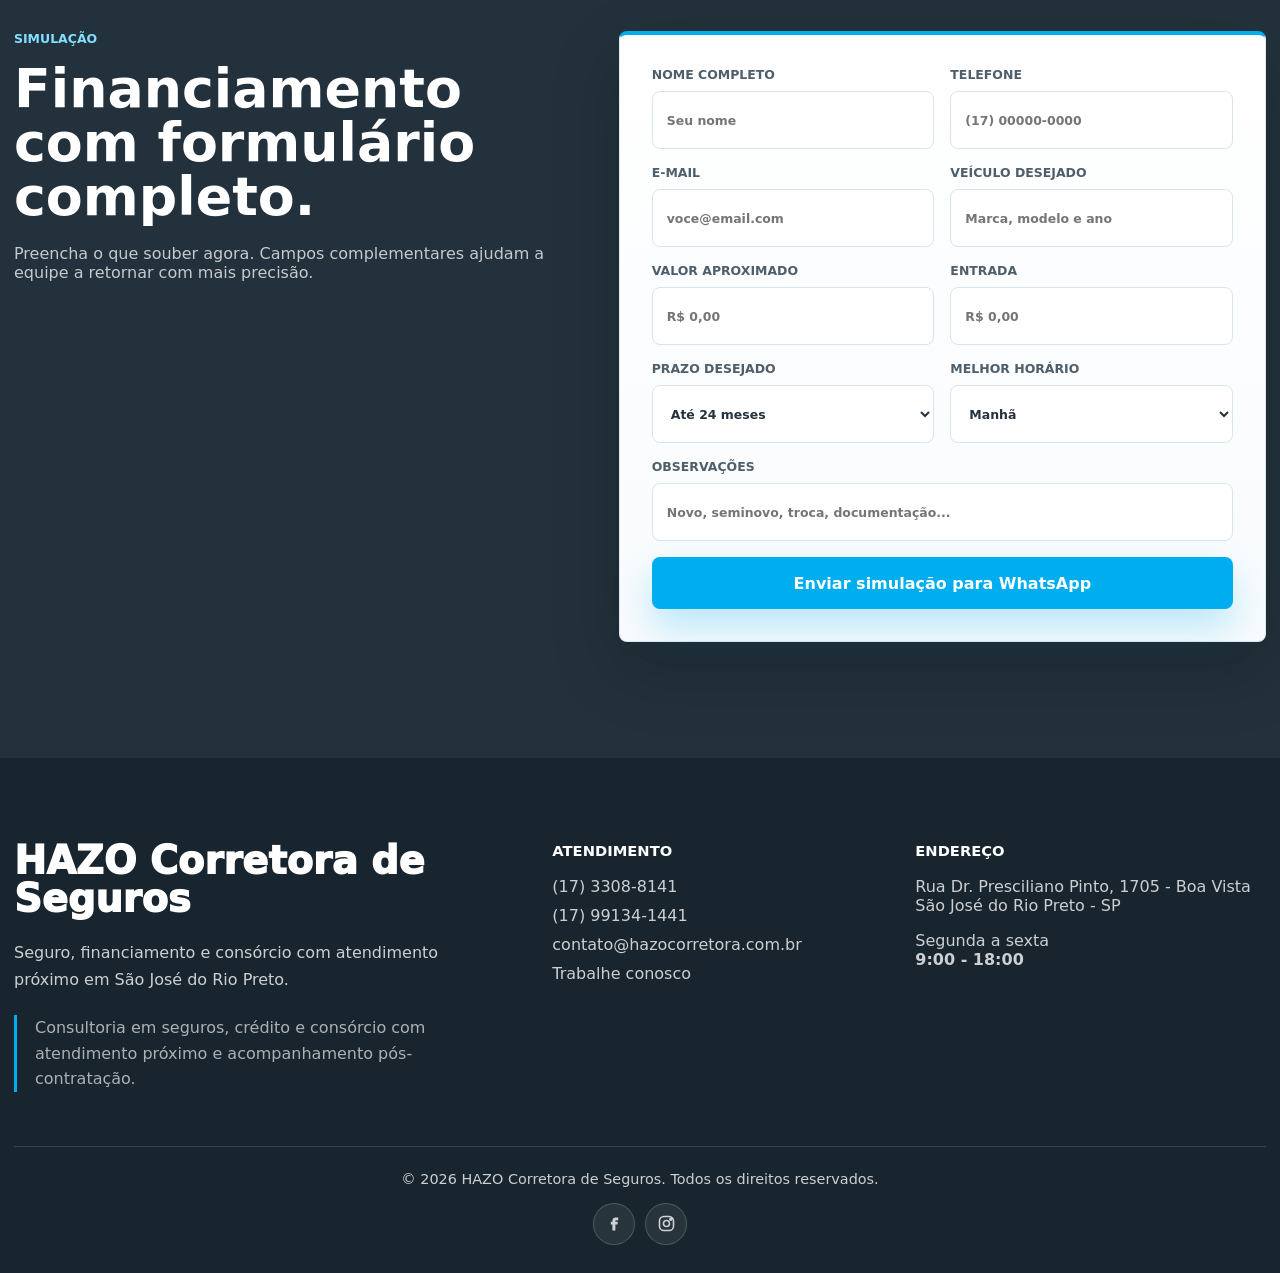
<file: financiamentos.html>
<!doctype html>
<html lang="pt-BR">
  <head>
    <meta charset="utf-8">
    <meta name="viewport" content="width=device-width, initial-scale=1">
    <title>Financiamentos | Hazo Corretora de Seguros</title>
    <meta name="description" content="Financiamento Auto Porto Seguro com formulário profissional para simulação pela Hazo.">
    <link rel="stylesheet" href="styles.css?v=20260523-1">
  </head>
  <body data-page="financiamentos">
    <header class="site-header" data-header>
      <a class="brand" href="index.html" aria-label="Hazo Corretora de Seguros"><img src="assets/hazo-logo.png" alt="Hazo Corretora de Seguros"></a>
      <button class="nav-toggle" type="button" aria-label="Abrir menu" aria-expanded="false" data-nav-toggle><span></span><span></span><span></span></button>
      <nav class="site-nav" data-nav>
        <a href="index.html" data-nav-link="home">Início</a>
        <a href="quem-somos.html" data-nav-link="quem-somos">Quem somos</a>
        <a href="seguros.html" data-nav-link="seguros">Seguros</a>
        <a href="financiamentos.html" data-nav-link="financiamentos">Financiamentos</a>
        <a href="consorcios.html" data-nav-link="consorcios">Consórcios</a>
        <div class="nav-more"><button type="button" data-more-toggle>Mais</button><div class="more-menu"><a href="blog.html" data-nav-link="blog">Blog</a><a href="#contato">Contato</a><a href="mailto:contato@hazocorretora.com.br?subject=Trabalhe%20conosco%20-%20Hazo">Trabalhe conosco</a></div></div>
      </nav>
    </header>

    <main>
      <section class="page-hero page-hero-finance page-hero-text">
        <div class="container page-hero-grid">
          <div>
            <p class="eyebrow">Financiamento Auto Porto Seguro</p>
            <h1>Seu carro novo está mais perto do que você imagina.</h1>
            <p>Simule com dados organizados, receba orientação e escolha a melhor opção para avançar com segurança.</p>
            <a class="button button-primary" href="#simular-financiamento">Simular financiamento</a>
          </div>
        </div>
      </section>

      <section class="section">
        <div class="container finance-grid">
          <div>
            <p class="eyebrow">Fluxo profissional</p>
            <h2>Dados certos aceleram a análise.</h2>
            <p>
              O formulário abaixo reúne informações iniciais sobre veículo, entrada, prazo e
              perfil de contato. A equipe Hazo pode retornar com uma simulação mais direcionada.
            </p>
          </div>
          <div class="step-list text-steps">
            <div><p><strong>Dados do veículo.</strong> Você envia modelo, valor aproximado, entrada e prazo desejado em um fluxo direto, sem depender de mensagens soltas.</p></div>
            <div><p><strong>Atendimento organizado.</strong> A equipe recebe as informações iniciais e continua a conversa pelo WhatsApp com mais contexto para orientar a simulação.</p></div>
            <div><p><strong>Decisão mais clara.</strong> Você compara alternativas, entende próximos passos e avança com uma visão mais segura sobre parcelas, prazos e documentação.</p></div>
          </div>
        </div>
      </section>

      <section class="section dark-band" id="simular-financiamento">
        <div class="container band-grid form-heavy">
          <div>
            <p class="eyebrow">Simulação</p>
            <h2>Financiamento com formulário completo.</h2>
            <p>Preencha o que souber agora. Campos complementares ajudam a equipe a retornar com mais precisão.</p>
          </div>
          <form class="professional-form" data-lead-form data-topic="Financiamento Auto">
            <label>Nome completo<input name="name" type="text" placeholder="Seu nome" required></label>
            <label>Telefone<input name="phone" type="tel" placeholder="(17) 00000-0000" required></label>
            <label>E-mail<input name="email" type="email" placeholder="voce@email.com"></label>
            <label>Veículo desejado<input name="vehicle" type="text" placeholder="Marca, modelo e ano"></label>
            <label>Valor aproximado<input name="amount" type="text" placeholder="R$ 0,00"></label>
            <label>Entrada<input name="downpayment" type="text" placeholder="R$ 0,00"></label>
            <label>Prazo desejado<select name="term"><option>Até 24 meses</option><option>36 meses</option><option>48 meses</option><option>60 meses ou mais</option></select></label>
            <label>Melhor horário<select name="time"><option>Manhã</option><option>Tarde</option><option>Noite</option></select></label>
            <label class="full-field">Observações<input name="notes" type="text" placeholder="Novo, seminovo, troca, documentação..."></label>
            <button class="button button-primary full-field" type="submit">Enviar simulação para WhatsApp</button>
          </form>
        </div>
      </section>
    </main>

    <footer class="site-footer" id="contato">
      <div class="container footer-grid">
        <div class="footer-brand"><strong class="footer-title">HAZO Corretora de Seguros</strong><p>Seguro, financiamento e consórcio com atendimento próximo em São José do Rio Preto.</p></div>
        <div><h3>Atendimento</h3><a href="tel:+551733088141">(17) 3308-8141</a><a href="https://wa.me/5517991341441" target="_blank" rel="noreferrer">(17) 99134-1441</a><a href="mailto:contato@hazocorretora.com.br">contato@hazocorretora.com.br</a><a href="mailto:contato@hazocorretora.com.br?subject=Trabalhe%20conosco%20-%20Hazo">Trabalhe conosco</a></div>
        <div><h3>Endereço</h3><p>Rua Dr. Presciliano Pinto, 1705 - Boa Vista<br>São José do Rio Preto - SP</p><p>Segunda a sexta<br><strong>9:00 - 18:00</strong></p></div>
      </div>
      <div class="container footer-bottom"><span>© 2026 HAZO Corretora de Seguros. Todos os direitos reservados.</span><div class="footer-social" aria-label="Redes sociais"><a class="social-icon" href="https://www.facebook.com/hazocorretora" target="_blank" rel="noreferrer" aria-label="Facebook"><svg viewBox="0 0 24 24" aria-hidden="true"><path d="M14.1 8.2h2.1V5h-2.8C10.7 5 9.6 6.7 9.6 8.9V10H7.8v3.2h1.8V20H13v-6.8h2.4l.4-3.2H13V9c0-.55.25-.8 1.1-.8Z"/></svg></a><a class="social-icon" href="https://www.instagram.com/hazocorretora/" target="_blank" rel="noreferrer" aria-label="Instagram"><svg viewBox="0 0 24 24" aria-hidden="true"><rect x="4" y="4" width="16" height="16" rx="5" ry="5"></rect><circle cx="12" cy="12" r="3.45"></circle><circle cx="16.9" cy="7.1" r="1.05"></circle></svg></a></div></div>
    </footer>
    <a class="floating-whatsapp" href="https://wa.me/5517991341441" target="_blank" rel="noreferrer" aria-label="Chamar no WhatsApp"><svg class="icon-whatsapp" viewBox="0 0 24 24" aria-hidden="true"><path d="M12.04 2.5A9.43 9.43 0 0 0 4.1 17.02L3 21.5l4.6-1.06a9.43 9.43 0 1 0 4.44-17.94Zm0 16.93a7.48 7.48 0 0 1-3.82-1.05l-.27-.16-2.73.63.65-2.65-.18-.28a7.47 7.47 0 1 1 6.35 3.51Zm4.13-5.6c-.23-.12-1.35-.67-1.56-.74-.2-.08-.36-.12-.51.12-.15.23-.59.74-.72.89-.13.15-.27.17-.5.06-.23-.12-.97-.36-1.84-1.14-.68-.61-1.14-1.36-1.28-1.59-.13-.23-.01-.35.1-.47.11-.1.23-.27.35-.4.11-.14.15-.24.23-.39.08-.15.04-.29-.02-.4-.06-.12-.51-1.24-.7-1.7-.19-.45-.38-.39-.52-.4h-.44c-.15 0-.4.06-.61.29-.21.23-.8.78-.8 1.9s.82 2.2.93 2.35c.11.15 1.61 2.45 3.9 3.43.55.24.97.38 1.3.48.55.18 1.05.15 1.44.09.44-.07 1.35-.55 1.54-1.08.19-.53.19-.99.13-1.08-.06-.1-.21-.16-.44-.28Z"/></svg><span>WhatsApp</span></a>
    <script src="script.js?v=20260523-1"></script>
  </body>
</html>
</file>
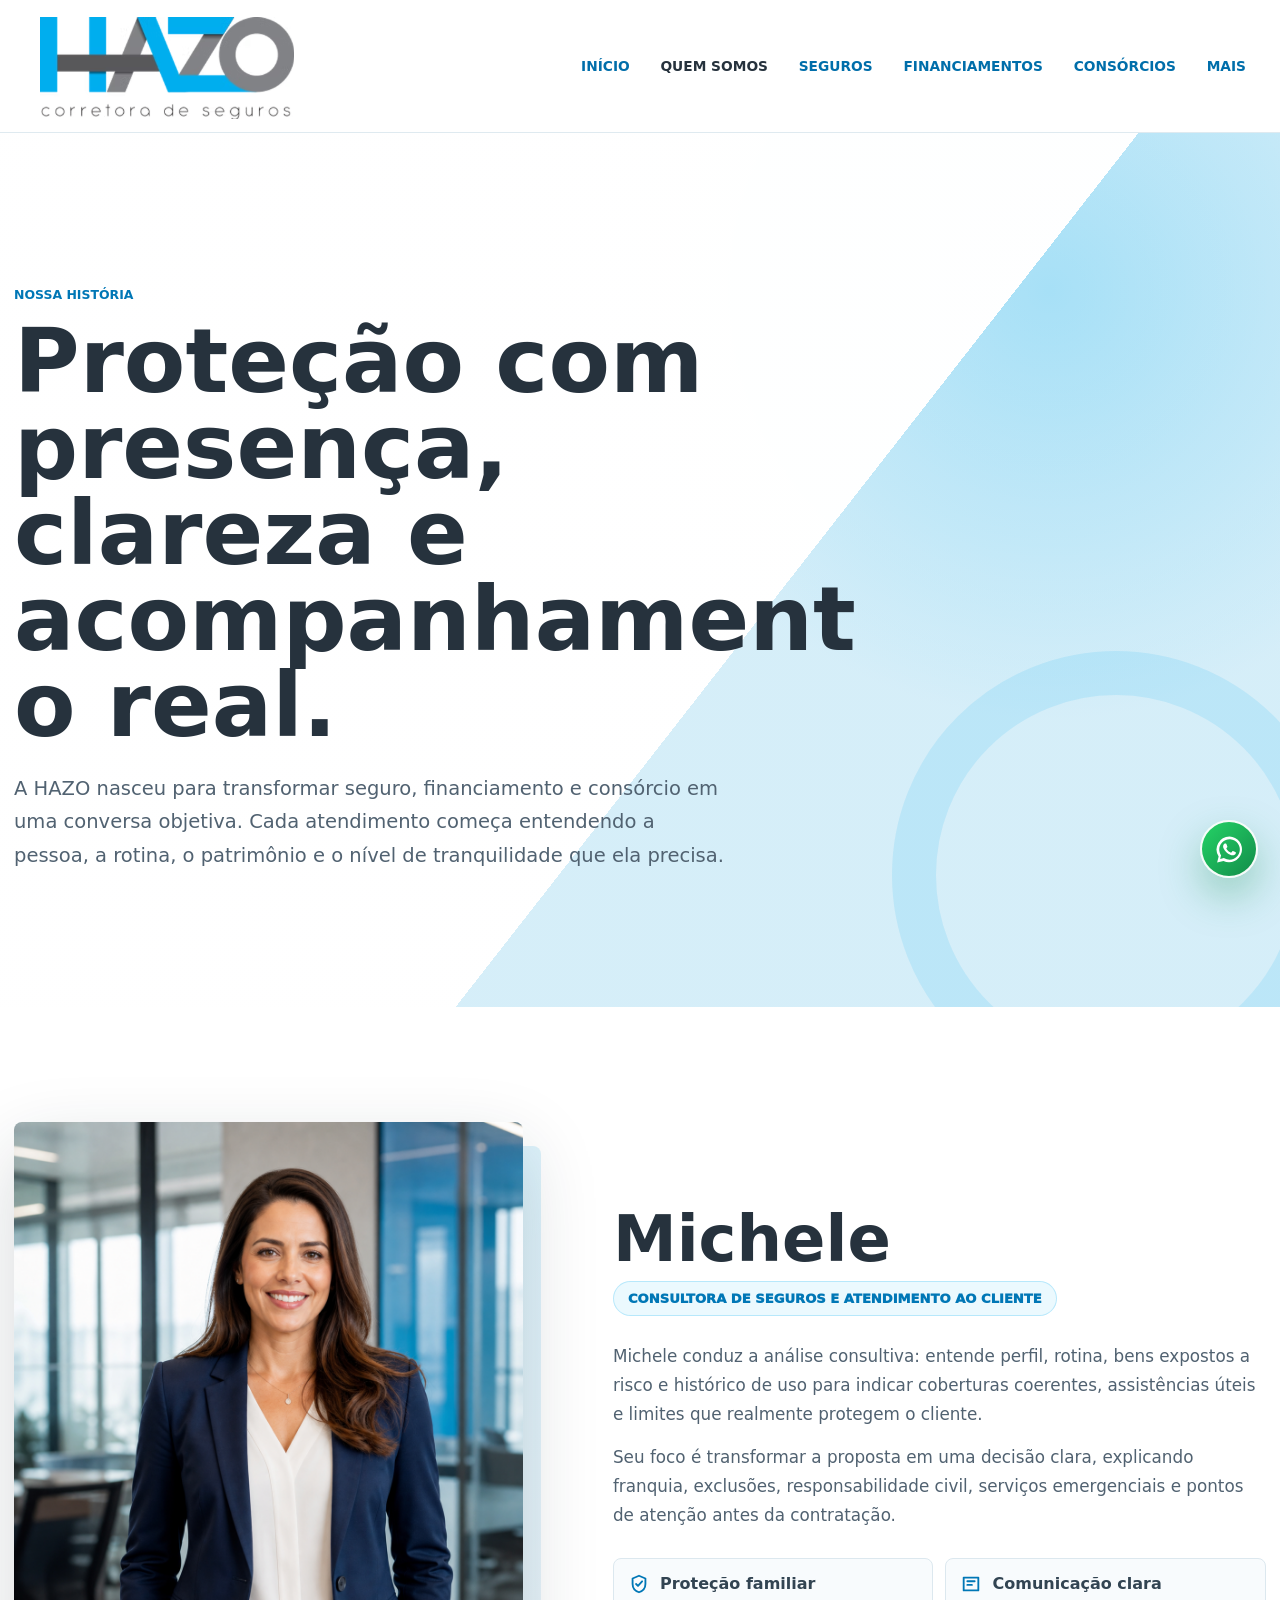
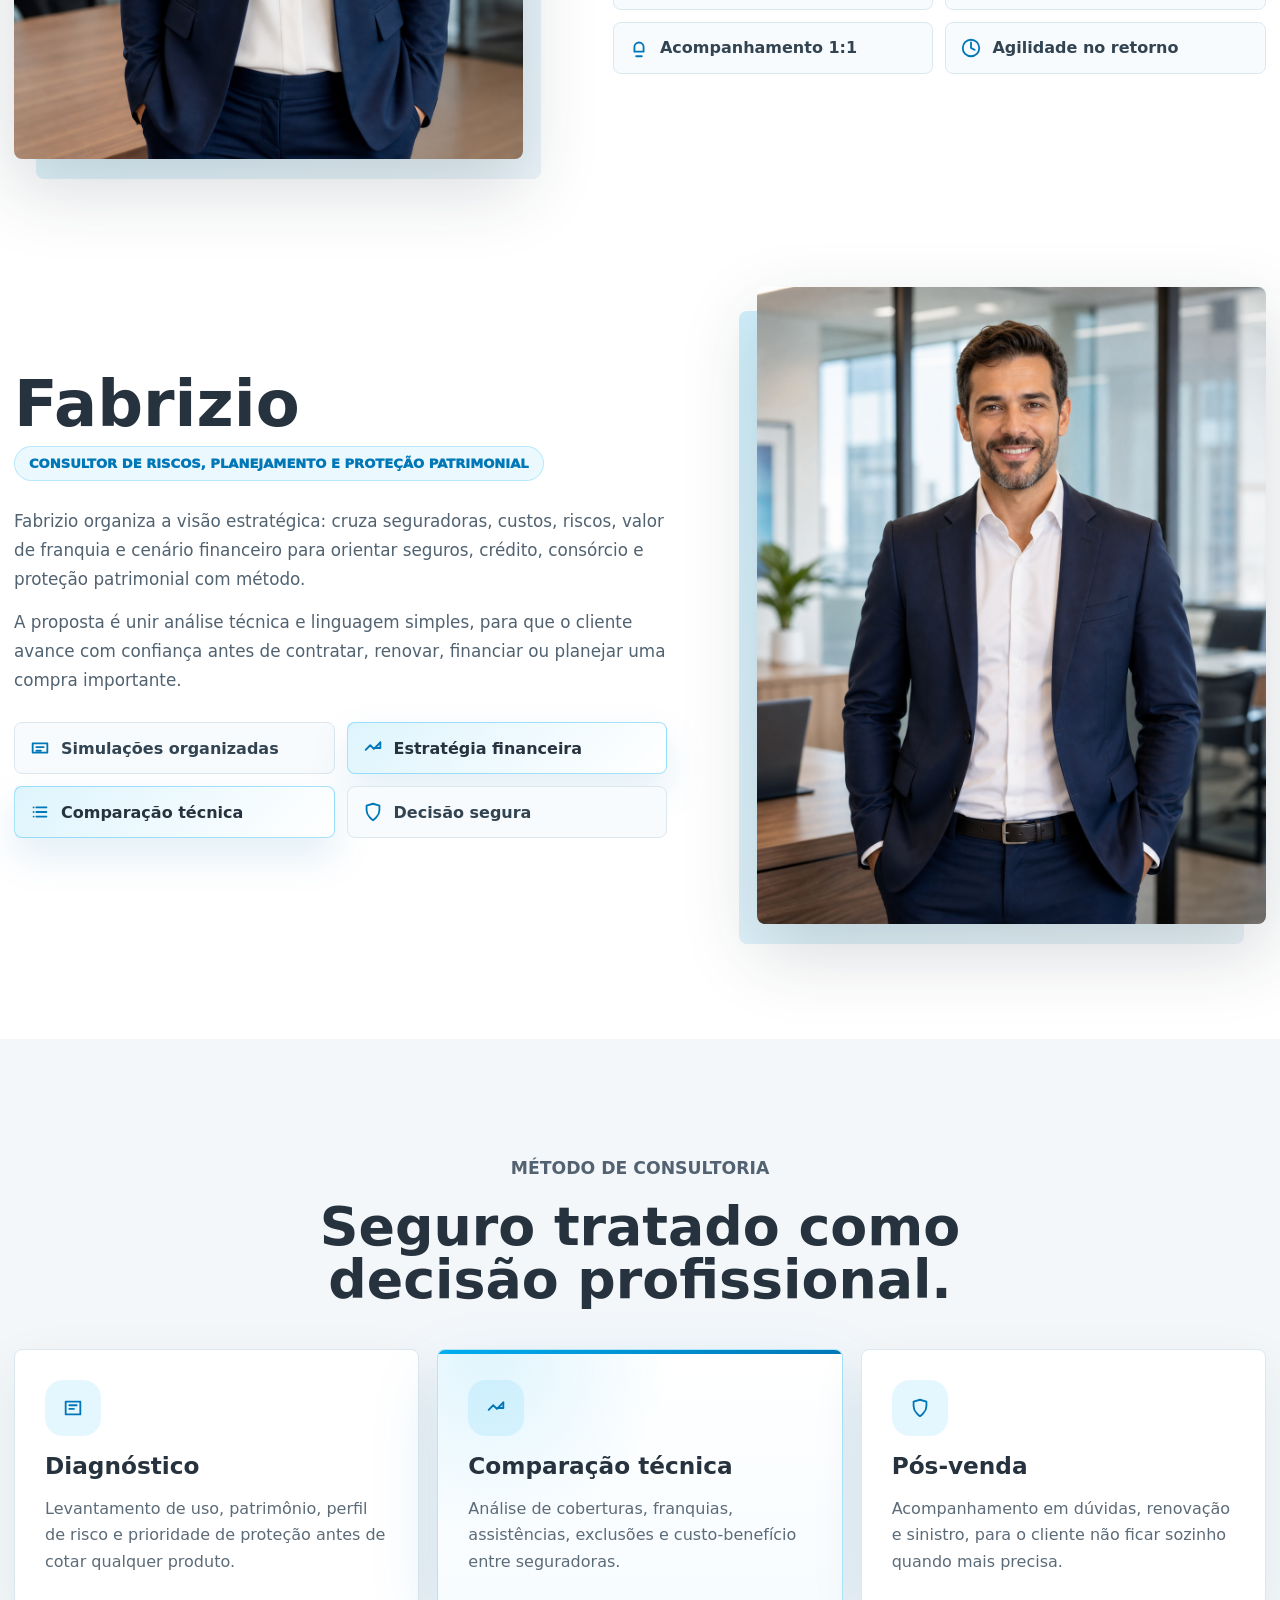
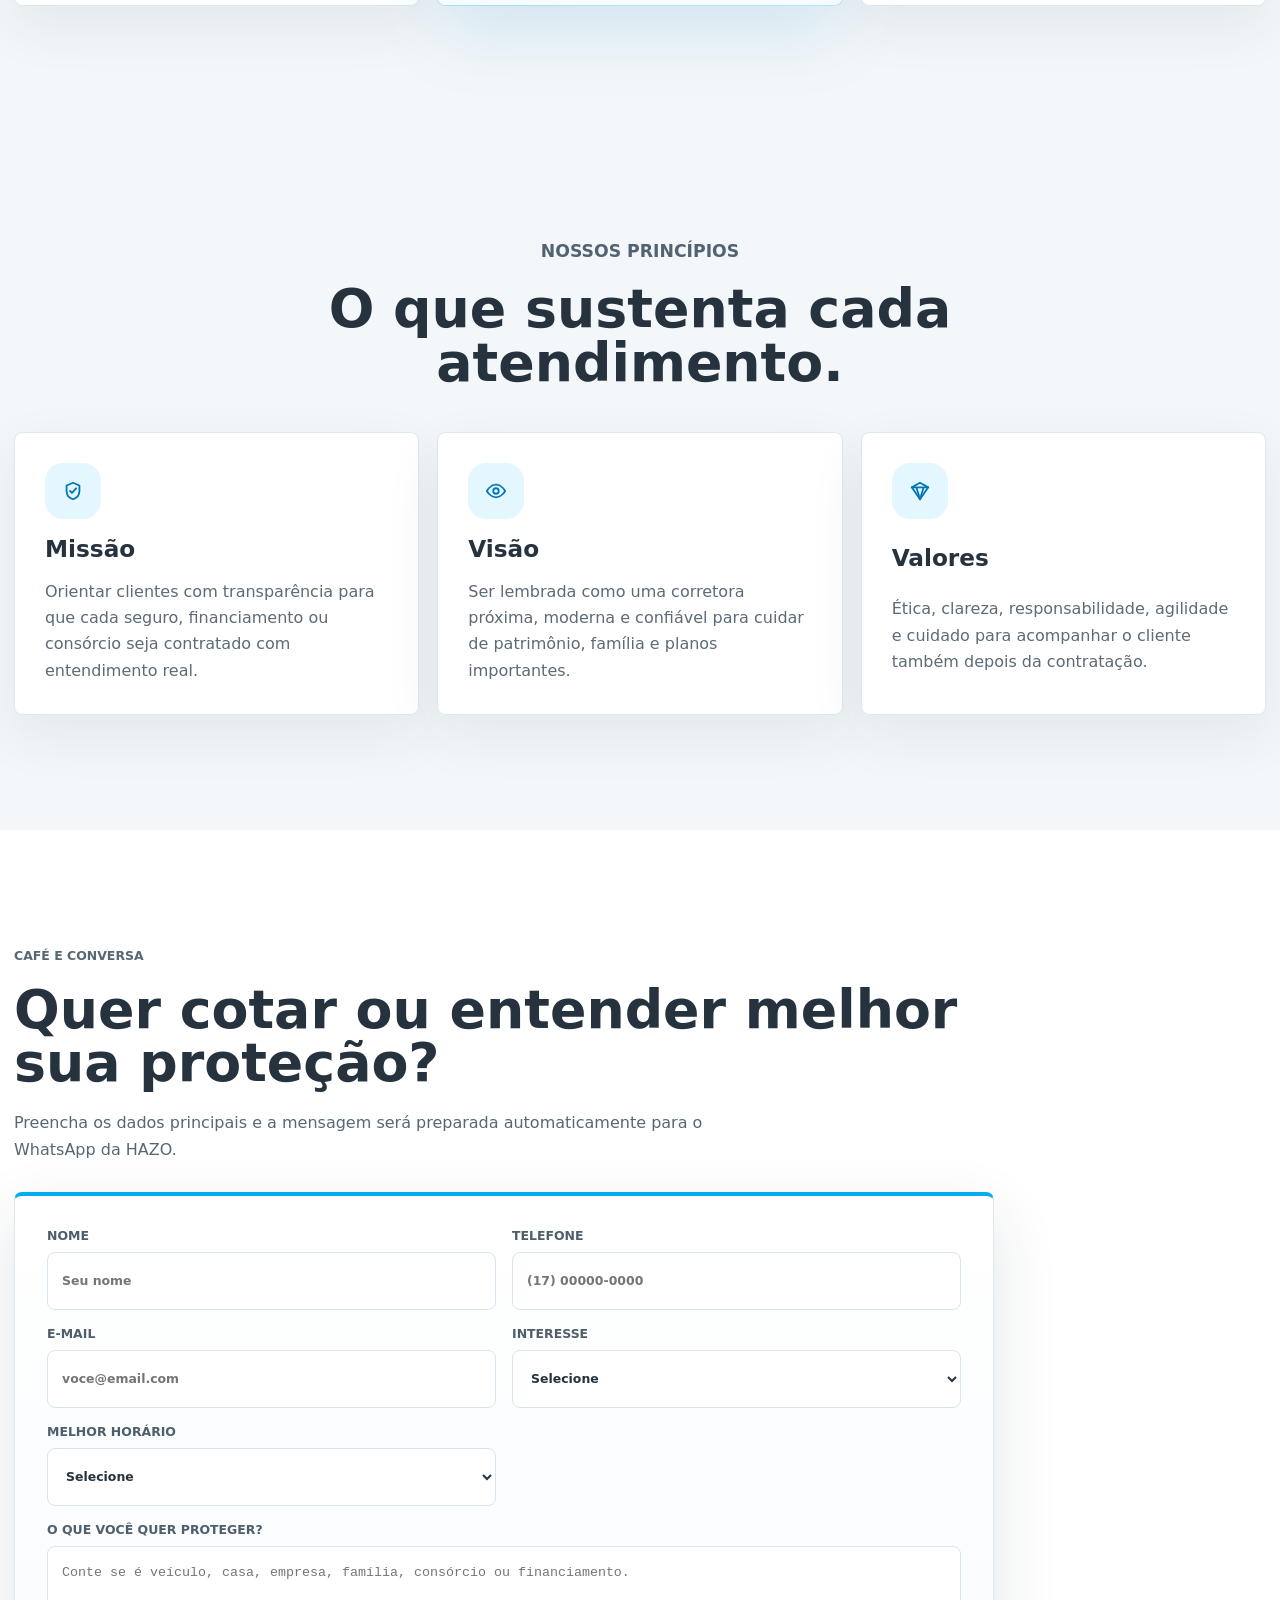
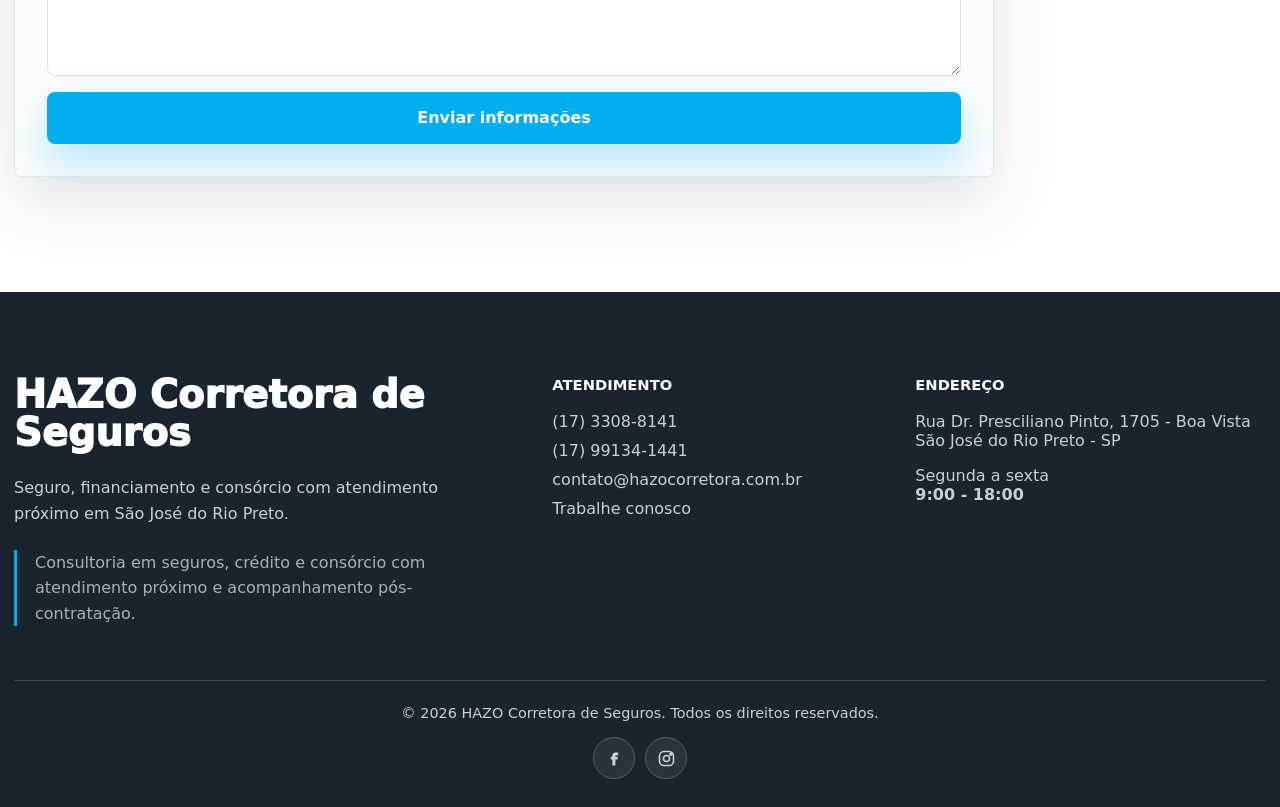
<file: quem-somos.html>
<!doctype html>
<html lang="pt-BR">
  <head>
    <meta charset="utf-8">
    <meta name="viewport" content="width=device-width, initial-scale=1">
    <title>Quem Somos | Hazo Corretora de Seguros</title>
    <meta name="description" content="Conheça a Hazo Corretora de Seguros, sua missão, expertise e forma de atendimento.">
    <link rel="stylesheet" href="styles.css?v=20260523-1">
  </head>
  <body data-page="quem-somos">
    <header class="site-header" data-header>
      <a class="brand" href="index.html" aria-label="Hazo Corretora de Seguros"><img src="assets/hazo-logo.png" alt="Hazo Corretora de Seguros"></a>
      <button class="nav-toggle" type="button" aria-label="Abrir menu" aria-expanded="false" data-nav-toggle><span></span><span></span><span></span></button>
      <nav class="site-nav" data-nav>
        <a href="index.html" data-nav-link="home">Início</a>
        <a href="quem-somos.html" data-nav-link="quem-somos">Quem somos</a>
        <a href="seguros.html" data-nav-link="seguros">Seguros</a>
        <a href="financiamentos.html" data-nav-link="financiamentos">Financiamentos</a>
        <a href="consorcios.html" data-nav-link="consorcios">Consórcios</a>
        <div class="nav-more"><button type="button" data-more-toggle>Mais</button><div class="more-menu"><a href="blog.html" data-nav-link="blog">Blog</a><a href="#contato">Contato</a><a href="mailto:contato@hazocorretora.com.br?subject=Trabalhe%20conosco%20-%20Hazo">Trabalhe conosco</a></div></div>
      </nav>
    </header>

    <main>
      <section class="about-hero">
        <div class="container">
          <div class="about-hero-content reveal-on-scroll">
            <p class="eyebrow">Nossa história</p>
            <h1>Proteção com presença, clareza e acompanhamento real.</h1>
            <p>
              A HAZO nasceu para transformar seguro, financiamento e consórcio em uma
              conversa objetiva. Cada atendimento começa entendendo a pessoa, a rotina,
              o patrimônio e o nível de tranquilidade que ela precisa.
            </p>
          </div>
        </div>
      </section>

      <section class="partners-section">
        <div class="container">
          <div class="partner-container">
            <div class="partner-image reveal-on-scroll">
              <img src="assets/michele-consultora.png" alt="Michele, consultora da HAZO">
            </div>
            <div class="partner-content reveal-on-scroll">
              <h2 class="partner-name">Michele</h2>
              <div class="partner-role">Consultora de seguros e atendimento ao cliente</div>
              <div class="partner-bio">
                <p>
                  Michele conduz a análise consultiva: entende perfil, rotina, bens expostos
                  a risco e histórico de uso para indicar coberturas coerentes, assistências
                  úteis e limites que realmente protegem o cliente.
                </p>
                <p>
                  Seu foco é transformar a proposta em uma decisão clara, explicando franquia,
                  exclusões, responsabilidade civil, serviços emergenciais e pontos de atenção
                  antes da contratação.
                </p>
              </div>
              <div class="partner-features">
                <span><svg viewBox="0 0 24 24"><path d="M12 3 5 6v6c0 4.5 2.8 7.6 7 9 4.2-1.4 7-4.5 7-9V6l-7-3Z"/><path d="m8.8 12 2.1 2.1 4.5-5"/></svg>Proteção familiar</span>
                <span><svg viewBox="0 0 24 24"><path d="M4 5h16v14H4z"/><path d="M8 9h8M8 13h5"/></svg>Comunicação clara</span>
                <span><svg viewBox="0 0 24 24"><path d="M7 11a5 5 0 0 1 10 0v5H7v-5Z"/><path d="M9 21h6"/></svg>Acompanhamento 1:1</span>
                <span><svg viewBox="0 0 24 24"><path d="M12 6v6l4 2"/><circle cx="12" cy="12" r="9"/></svg>Agilidade no retorno</span>
              </div>
            </div>
          </div>

          <div class="partner-container reverse">
            <div class="partner-content reveal-on-scroll">
              <h2 class="partner-name">Fabrizio</h2>
              <div class="partner-role">Consultor de riscos, planejamento e proteção patrimonial</div>
              <div class="partner-bio">
                <p>
                  Fabrizio organiza a visão estratégica: cruza seguradoras, custos, riscos,
                  valor de franquia e cenário financeiro para orientar seguros, crédito,
                  consórcio e proteção patrimonial com método.
                </p>
                <p>
                  A proposta é unir análise técnica e linguagem simples, para que o cliente
                  avance com confiança antes de contratar, renovar, financiar ou planejar
                  uma compra importante.
                </p>
              </div>
              <div class="partner-features">
                <span><svg viewBox="0 0 24 24"><path d="M4 17V7h16v10H4Z"/><path d="M8 11h8M8 15h5"/></svg>Simulações organizadas</span>
                <span class="feature-chip-strong"><svg viewBox="0 0 24 24"><path d="m4 14 5-5 4 4 7-7"/><path d="M20 6v6h-6"/></svg>Estratégia financeira</span>
                <span class="feature-chip-strong"><svg viewBox="0 0 24 24"><path d="M8 7h11M5 7h.01M8 12h11M5 12h.01M8 17h11M5 17h.01"/></svg>Comparação técnica</span>
                <span><svg viewBox="0 0 24 24"><path d="M12 21s7-4.5 7-11V5l-7-2-7 2v5c0 6.5 7 11 7 11Z"/></svg>Decisão segura</span>
              </div>
            </div>
            <div class="partner-image reverse reveal-on-scroll">
              <img src="assets/fabrizio-consultor.png" alt="Fabrizio, consultor da HAZO">
            </div>
          </div>
        </div>
      </section>

      <section class="mission-vision-values">
        <div class="container">
          <div class="section-heading centered-heading reveal-on-scroll">
            <p class="eyebrow">Método de consultoria</p>
            <h2>Seguro tratado como decisão profissional.</h2>
          </div>
          <div class="mvv-grid">
            <article class="mvv-item reveal-on-scroll">
              <span class="mvv-icon"><svg viewBox="0 0 24 24"><path d="M4 5h16v14H4z"/><path d="M8 9h8M8 13h5"/></svg></span>
              <h3>Diagnóstico</h3>
              <p>Levantamento de uso, patrimônio, perfil de risco e prioridade de proteção antes de cotar qualquer produto.</p>
            </article>
            <article class="mvv-item mvv-item-featured reveal-on-scroll">
              <span class="mvv-icon"><svg viewBox="0 0 24 24"><path d="m4 14 5-5 4 4 7-7"/><path d="M20 6v6h-6"/></svg></span>
              <h3>Comparação técnica</h3>
              <p>Análise de coberturas, franquias, assistências, exclusões e custo-benefício entre seguradoras.</p>
            </article>
            <article class="mvv-item reveal-on-scroll">
              <span class="mvv-icon"><svg viewBox="0 0 24 24"><path d="M12 21s7-4.5 7-11V5l-7-2-7 2v5c0 6.5 7 11 7 11Z"/></svg></span>
              <h3>Pós-venda</h3>
              <p>Acompanhamento em dúvidas, renovação e sinistro, para o cliente não ficar sozinho quando mais precisa.</p>
            </article>
          </div>
        </div>
      </section>

      <section class="mission-vision-values">
        <div class="container">
          <div class="section-heading centered-heading reveal-on-scroll">
            <p class="eyebrow">Nossos princípios</p>
            <h2>O que sustenta cada atendimento.</h2>
          </div>
          <div class="mvv-grid">
            <article class="mvv-item reveal-on-scroll">
              <span class="mvv-icon"><svg viewBox="0 0 24 24"><path d="M12 3 5 6v6c0 4.5 2.8 7.6 7 9 4.2-1.4 7-4.5 7-9V6l-7-3Z"/><path d="m8.8 12 2.1 2.1 4.5-5"/></svg></span>
              <h3>Missão</h3>
              <p>Orientar clientes com transparência para que cada seguro, financiamento ou consórcio seja contratado com entendimento real.</p>
            </article>
            <article class="mvv-item reveal-on-scroll">
              <span class="mvv-icon"><svg viewBox="0 0 24 24"><path d="M2 12s4-7 10-7 10 7 10 7-4 7-10 7S2 12 2 12Z"/><circle cx="12" cy="12" r="3"/></svg></span>
              <h3>Visão</h3>
              <p>Ser lembrada como uma corretora próxima, moderna e confiável para cuidar de patrimônio, família e planos importantes.</p>
            </article>
            <article class="mvv-item reveal-on-scroll">
              <span class="mvv-icon"><svg viewBox="0 0 24 24"><path d="M12 3 3 8l9 13 9-13-9-5Z"/><path d="M3 8h18M8 8l4 13 4-13"/></svg></span>
              <h3>Valores</h3>
              <p>Ética, clareza, responsabilidade, agilidade e cuidado para acompanhar o cliente também depois da contratação.</p>
            </article>
          </div>
        </div>
      </section>

      <section class="about-cta">
        <div class="container">
          <div class="about-cta-content reveal-on-scroll">
            <p class="eyebrow">Café e conversa</p>
            <h2>Quer cotar ou entender melhor sua proteção?</h2>
            <p>Preencha os dados principais e a mensagem será preparada automaticamente para o WhatsApp da HAZO.</p>
            <form class="professional-form about-form" data-lead-form data-topic="Atendimento consultivo">
              <label>
                Nome
                <input name="name" type="text" autocomplete="name" placeholder="Seu nome" required>
              </label>
              <label>
                Telefone
                <input name="phone" type="tel" autocomplete="tel" placeholder="(17) 00000-0000" required>
              </label>
              <label>
                E-mail
                <input name="email" type="email" autocomplete="email" placeholder="voce@email.com">
              </label>
              <label>
                Interesse
                <select name="interest" required>
                  <option value="">Selecione</option>
                  <option>Seguro auto</option>
                  <option>Seguro residencial</option>
                  <option>Seguro de vida</option>
                  <option>Seguro empresarial</option>
                  <option>Financiamento</option>
                  <option>Consórcio</option>
                </select>
              </label>
              <label>
                Melhor horário
                <select name="time">
                  <option value="">Selecione</option>
                  <option>Manhã</option>
                  <option>Tarde</option>
                  <option>Fim do dia</option>
                </select>
              </label>
              <label class="full-field">
                O que você quer proteger?
                <textarea name="notes" rows="4" placeholder="Conte se é veículo, casa, empresa, família, consórcio ou financiamento."></textarea>
              </label>
              <button class="button button-primary" type="submit">Enviar informações</button>
            </form>
          </div>
        </div>
      </section>
    </main>

    <footer class="site-footer" id="contato">
      <div class="container footer-grid">
        <div class="footer-brand"><strong class="footer-title">HAZO Corretora de Seguros</strong><p>Seguro, financiamento e consórcio com atendimento próximo em São José do Rio Preto.</p></div>
        <div><h3>Atendimento</h3><a href="tel:+551733088141">(17) 3308-8141</a><a href="https://wa.me/5517991341441" target="_blank" rel="noreferrer">(17) 99134-1441</a><a href="mailto:contato@hazocorretora.com.br">contato@hazocorretora.com.br</a><a href="mailto:contato@hazocorretora.com.br?subject=Trabalhe%20conosco%20-%20Hazo">Trabalhe conosco</a></div>
        <div><h3>Endereço</h3><p>Rua Dr. Presciliano Pinto, 1705 - Boa Vista<br>São José do Rio Preto - SP</p><p>Segunda a sexta<br><strong>9:00 - 18:00</strong></p></div>
      </div>
      <div class="container footer-bottom"><span>© 2026 HAZO Corretora de Seguros. Todos os direitos reservados.</span><div class="footer-social" aria-label="Redes sociais"><a class="social-icon" href="https://www.facebook.com/hazocorretora" target="_blank" rel="noreferrer" aria-label="Facebook"><svg viewBox="0 0 24 24" aria-hidden="true"><path d="M14.1 8.2h2.1V5h-2.8C10.7 5 9.6 6.7 9.6 8.9V10H7.8v3.2h1.8V20H13v-6.8h2.4l.4-3.2H13V9c0-.55.25-.8 1.1-.8Z"/></svg></a><a class="social-icon" href="https://www.instagram.com/hazocorretora/" target="_blank" rel="noreferrer" aria-label="Instagram"><svg viewBox="0 0 24 24" aria-hidden="true"><rect x="4" y="4" width="16" height="16" rx="5" ry="5"></rect><circle cx="12" cy="12" r="3.45"></circle><circle cx="16.9" cy="7.1" r="1.05"></circle></svg></a></div></div>
    </footer>
    <a class="floating-whatsapp" href="https://wa.me/5517991341441" target="_blank" rel="noreferrer" aria-label="Chamar no WhatsApp"><svg class="icon-whatsapp" viewBox="0 0 24 24" aria-hidden="true"><path d="M12.04 2.5A9.43 9.43 0 0 0 4.1 17.02L3 21.5l4.6-1.06a9.43 9.43 0 1 0 4.44-17.94Zm0 16.93a7.48 7.48 0 0 1-3.82-1.05l-.27-.16-2.73.63.65-2.65-.18-.28a7.47 7.47 0 1 1 6.35 3.51Zm4.13-5.6c-.23-.12-1.35-.67-1.56-.74-.2-.08-.36-.12-.51.12-.15.23-.59.74-.72.89-.13.15-.27.17-.5.06-.23-.12-.97-.36-1.84-1.14-.68-.61-1.14-1.36-1.28-1.59-.13-.23-.01-.35.1-.47.11-.1.23-.27.35-.4.11-.14.15-.24.23-.39.08-.15.04-.29-.02-.4-.06-.12-.51-1.24-.7-1.7-.19-.45-.38-.39-.52-.4h-.44c-.15 0-.4.06-.61.29-.21.23-.8.78-.8 1.9s.82 2.2.93 2.35c.11.15 1.61 2.45 3.9 3.43.55.24.97.38 1.3.48.55.18 1.05.15 1.44.09.44-.07 1.35-.55 1.54-1.08.19-.53.19-.99.13-1.08-.06-.1-.21-.16-.44-.28Z"/></svg><span>WhatsApp</span></a>
    <script src="script.js?v=20260523-1"></script>
  </body>
</html>
</file>
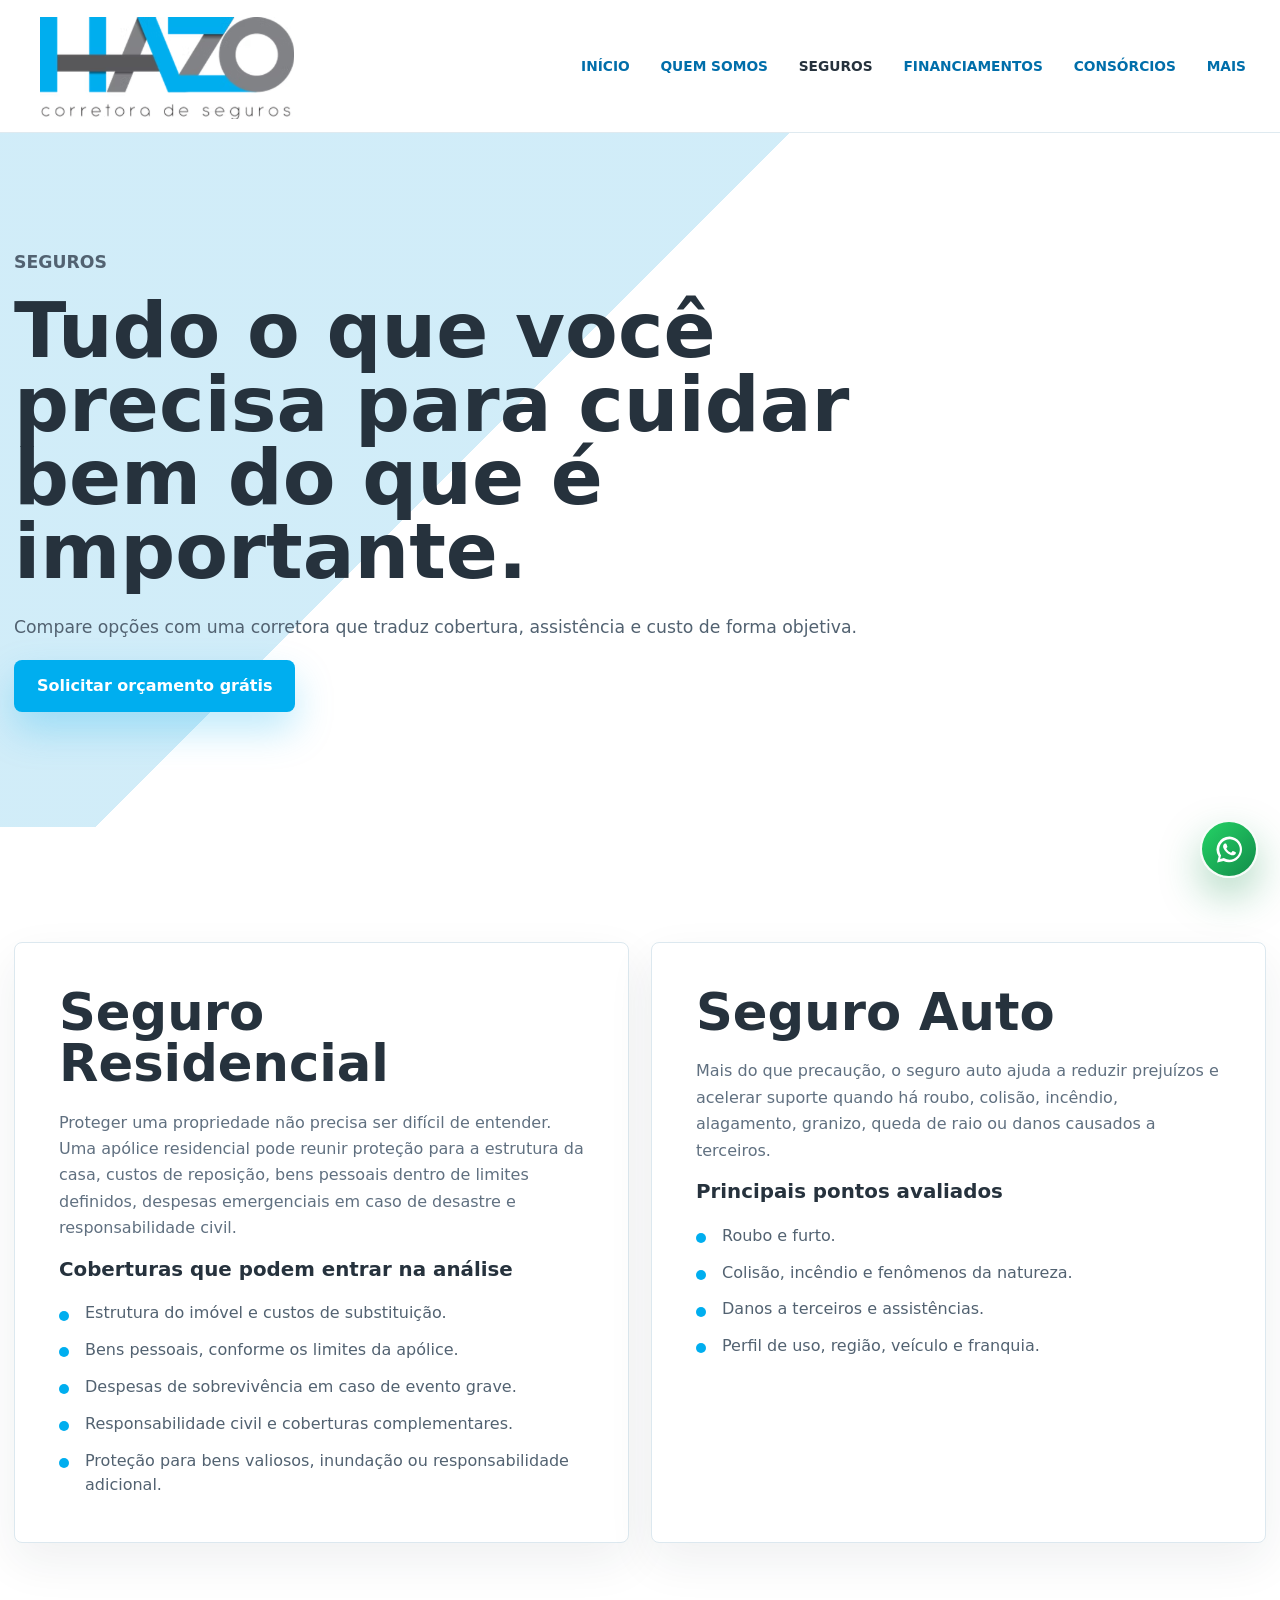
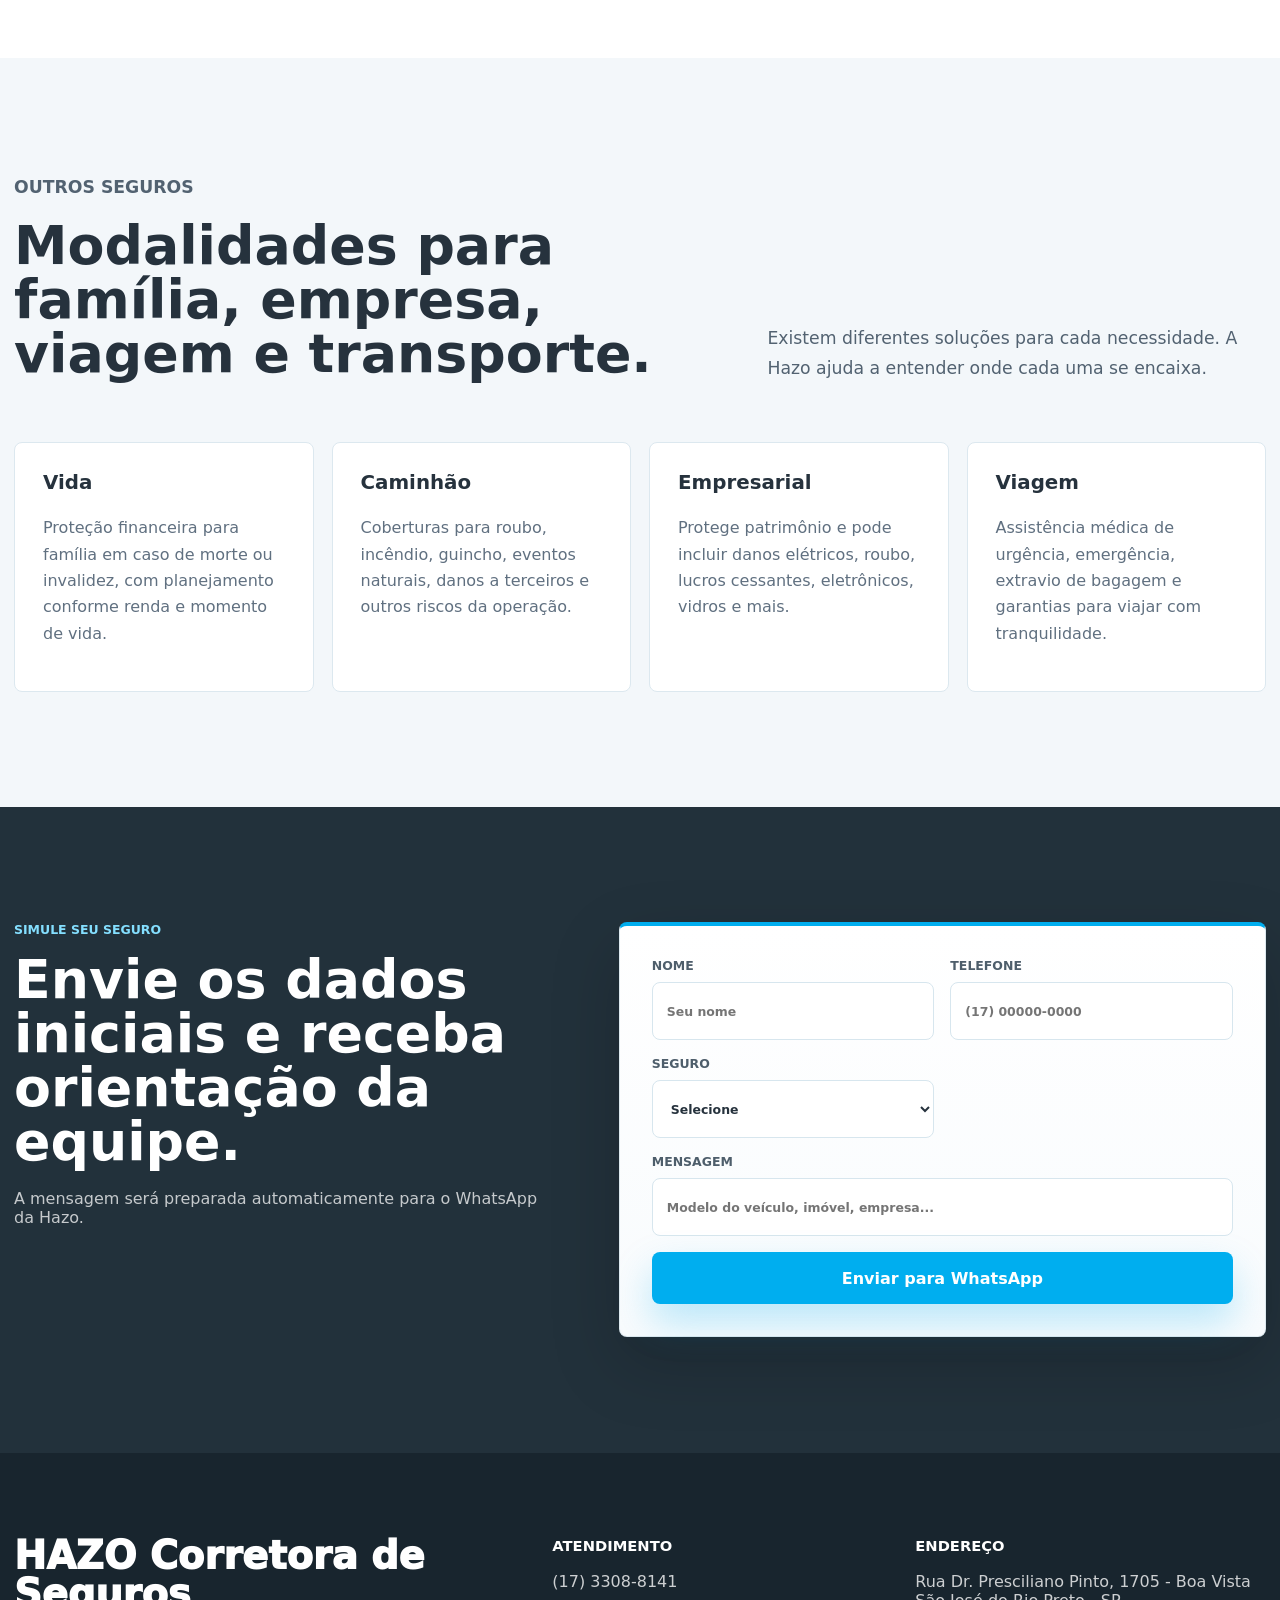
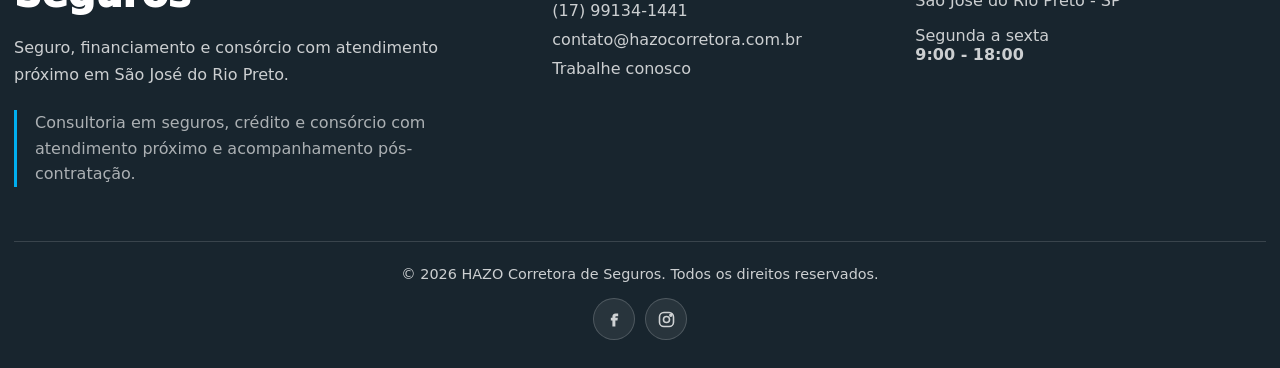
<file: seguros.html>
<!doctype html>
<html lang="pt-BR">
  <head>
    <meta charset="utf-8">
    <meta name="viewport" content="width=device-width, initial-scale=1">
    <title>Seguros | Hazo Corretora de Seguros</title>
    <meta name="description" content="Seguro residencial, auto, vida, caminhão, empresarial e viagem com orientação da Hazo Corretora.">
    <link rel="stylesheet" href="styles.css?v=20260523-1">
  </head>
  <body data-page="seguros">
    <header class="site-header" data-header>
      <a class="brand" href="index.html" aria-label="Hazo Corretora de Seguros"><img src="assets/hazo-logo.png" alt="Hazo Corretora de Seguros"></a>
      <button class="nav-toggle" type="button" aria-label="Abrir menu" aria-expanded="false" data-nav-toggle><span></span><span></span><span></span></button>
      <nav class="site-nav" data-nav>
        <a href="index.html" data-nav-link="home">Início</a>
        <a href="quem-somos.html" data-nav-link="quem-somos">Quem somos</a>
        <a href="seguros.html" data-nav-link="seguros">Seguros</a>
        <a href="financiamentos.html" data-nav-link="financiamentos">Financiamentos</a>
        <a href="consorcios.html" data-nav-link="consorcios">Consórcios</a>
        <div class="nav-more"><button type="button" data-more-toggle>Mais</button><div class="more-menu"><a href="blog.html" data-nav-link="blog">Blog</a><a href="#contato">Contato</a><a href="mailto:contato@hazocorretora.com.br?subject=Trabalhe%20conosco%20-%20Hazo">Trabalhe conosco</a></div></div>
      </nav>
    </header>

    <main>
      <section class="page-hero page-hero-blue page-hero-text">
        <div class="container page-hero-grid">
          <div>
            <p class="eyebrow">Seguros</p>
            <h1>Tudo o que você precisa para cuidar bem do que é importante.</h1>
            <p>Compare opções com uma corretora que traduz cobertura, assistência e custo de forma objetiva.</p>
            <a class="button button-primary" href="#simule">Solicitar orçamento grátis</a>
          </div>
        </div>
      </section>

      <section class="section" aria-labelledby="seguro-residencial">
        <div class="container insurance-layout">
          <article class="insurance-detail" id="residencial">
            <h2 id="seguro-residencial">Seguro Residencial</h2>
            <p>
              Proteger uma propriedade não precisa ser difícil de entender. Uma apólice
              residencial pode reunir proteção para a estrutura da casa, custos de reposição,
              bens pessoais dentro de limites definidos, despesas emergenciais em caso de
              desastre e responsabilidade civil.
            </p>
            <h3>Coberturas que podem entrar na análise</h3>
            <ul class="check-list">
              <li>Estrutura do imóvel e custos de substituição.</li>
              <li>Bens pessoais, conforme os limites da apólice.</li>
              <li>Despesas de sobrevivência em caso de evento grave.</li>
              <li>Responsabilidade civil e coberturas complementares.</li>
              <li>Proteção para bens valiosos, inundação ou responsabilidade adicional.</li>
            </ul>
          </article>

          <article class="insurance-detail" id="auto">
            <h2>Seguro Auto</h2>
            <p>
              Mais do que precaução, o seguro auto ajuda a reduzir prejuízos e acelerar
              suporte quando há roubo, colisão, incêndio, alagamento, granizo, queda de raio
              ou danos causados a terceiros.
            </p>
            <h3>Principais pontos avaliados</h3>
            <ul class="check-list">
              <li>Roubo e furto.</li>
              <li>Colisão, incêndio e fenômenos da natureza.</li>
              <li>Danos a terceiros e assistências.</li>
              <li>Perfil de uso, região, veículo e franquia.</li>
            </ul>
          </article>
        </div>
      </section>

      <section class="section muted-section" id="empresarial">
        <div class="container">
          <div class="section-heading split-heading">
            <div>
              <p class="eyebrow">Outros seguros</p>
              <h2>Modalidades para família, empresa, viagem e transporte.</h2>
            </div>
            <p>Existem diferentes soluções para cada necessidade. A Hazo ajuda a entender onde cada uma se encaixa.</p>
          </div>
          <div class="cards-4">
            <article id="vida">
              <h3>Vida</h3>
              <p>Proteção financeira para família em caso de morte ou invalidez, com planejamento conforme renda e momento de vida.</p>
            </article>
            <article>
              <h3>Caminhão</h3>
              <p>Coberturas para roubo, incêndio, guincho, eventos naturais, danos a terceiros e outros riscos da operação.</p>
            </article>
            <article>
              <h3>Empresarial</h3>
              <p>Protege patrimônio e pode incluir danos elétricos, roubo, lucros cessantes, eletrônicos, vidros e mais.</p>
            </article>
            <article>
              <h3>Viagem</h3>
              <p>Assistência médica de urgência, emergência, extravio de bagagem e garantias para viajar com tranquilidade.</p>
            </article>
          </div>
        </div>
      </section>

      <section class="section dark-band" id="simule">
        <div class="container band-grid">
          <div>
            <p class="eyebrow">Simule seu seguro</p>
            <h2>Envie os dados iniciais e receba orientação da equipe.</h2>
            <p>A mensagem será preparada automaticamente para o WhatsApp da Hazo.</p>
          </div>
          <form class="compact-form" data-lead-form data-topic="Seguro">
            <label>Nome<input name="name" type="text" placeholder="Seu nome" required></label>
            <label>Telefone<input name="phone" type="tel" placeholder="(17) 00000-0000" required></label>
            <label>Seguro<select name="interest" required><option value="">Selecione</option><option>Seguro residencial</option><option>Seguro auto</option><option>Seguro de vida</option><option>Seguro caminhão</option><option>Seguro empresarial</option><option>Seguro viagem</option></select></label>
            <label class="full-field">Mensagem<input name="notes" type="text" placeholder="Modelo do veículo, imóvel, empresa..."></label>
            <button class="button button-primary" type="submit">Enviar para WhatsApp</button>
          </form>
        </div>
      </section>
    </main>

    <footer class="site-footer" id="contato">
      <div class="container footer-grid">
        <div class="footer-brand"><strong class="footer-title">HAZO Corretora de Seguros</strong><p>Seguro, financiamento e consórcio com atendimento próximo em São José do Rio Preto.</p></div>
        <div><h3>Atendimento</h3><a href="tel:+551733088141">(17) 3308-8141</a><a href="https://wa.me/5517991341441" target="_blank" rel="noreferrer">(17) 99134-1441</a><a href="mailto:contato@hazocorretora.com.br">contato@hazocorretora.com.br</a><a href="mailto:contato@hazocorretora.com.br?subject=Trabalhe%20conosco%20-%20Hazo">Trabalhe conosco</a></div>
        <div><h3>Endereço</h3><p>Rua Dr. Presciliano Pinto, 1705 - Boa Vista<br>São José do Rio Preto - SP</p><p>Segunda a sexta<br><strong>9:00 - 18:00</strong></p></div>
      </div>
      <div class="container footer-bottom"><span>© 2026 HAZO Corretora de Seguros. Todos os direitos reservados.</span><div class="footer-social" aria-label="Redes sociais"><a class="social-icon" href="https://www.facebook.com/hazocorretora" target="_blank" rel="noreferrer" aria-label="Facebook"><svg viewBox="0 0 24 24" aria-hidden="true"><path d="M14.1 8.2h2.1V5h-2.8C10.7 5 9.6 6.7 9.6 8.9V10H7.8v3.2h1.8V20H13v-6.8h2.4l.4-3.2H13V9c0-.55.25-.8 1.1-.8Z"/></svg></a><a class="social-icon" href="https://www.instagram.com/hazocorretora/" target="_blank" rel="noreferrer" aria-label="Instagram"><svg viewBox="0 0 24 24" aria-hidden="true"><rect x="4" y="4" width="16" height="16" rx="5" ry="5"></rect><circle cx="12" cy="12" r="3.45"></circle><circle cx="16.9" cy="7.1" r="1.05"></circle></svg></a></div></div>
    </footer>
    <a class="floating-whatsapp" href="https://wa.me/5517991341441" target="_blank" rel="noreferrer" aria-label="Chamar no WhatsApp"><svg class="icon-whatsapp" viewBox="0 0 24 24" aria-hidden="true"><path d="M12.04 2.5A9.43 9.43 0 0 0 4.1 17.02L3 21.5l4.6-1.06a9.43 9.43 0 1 0 4.44-17.94Zm0 16.93a7.48 7.48 0 0 1-3.82-1.05l-.27-.16-2.73.63.65-2.65-.18-.28a7.47 7.47 0 1 1 6.35 3.51Zm4.13-5.6c-.23-.12-1.35-.67-1.56-.74-.2-.08-.36-.12-.51.12-.15.23-.59.74-.72.89-.13.15-.27.17-.5.06-.23-.12-.97-.36-1.84-1.14-.68-.61-1.14-1.36-1.28-1.59-.13-.23-.01-.35.1-.47.11-.1.23-.27.35-.4.11-.14.15-.24.23-.39.08-.15.04-.29-.02-.4-.06-.12-.51-1.24-.7-1.7-.19-.45-.38-.39-.52-.4h-.44c-.15 0-.4.06-.61.29-.21.23-.8.78-.8 1.9s.82 2.2.93 2.35c.11.15 1.61 2.45 3.9 3.43.55.24.97.38 1.3.48.55.18 1.05.15 1.44.09.44-.07 1.35-.55 1.54-1.08.19-.53.19-.99.13-1.08-.06-.1-.21-.16-.44-.28Z"/></svg><span>WhatsApp</span></a>
    <script src="script.js?v=20260523-1"></script>
  </body>
</html>
</file>
<file: styles.css>
:root {
  --blue: #00aeef;
  --blue-strong: #0077b6;
  --ink: #26323d;
  --graphite: #6f757b;
  --soft: #f3f7fa;
  --paper: #ffffff;
  --line: #dce8ef;
  --dark: #22313b;
  --green: #35b884;
  --whatsapp: #25d366;
  --whatsapp-dark: #128c4a;
  --shadow: 0 24px 70px rgba(27, 45, 58, 0.14);
  font-family: Inter, ui-sans-serif, system-ui, -apple-system, BlinkMacSystemFont, "Segoe UI", sans-serif;
}

* {
  box-sizing: border-box;
}

html {
  scroll-behavior: smooth;
}

body {
  margin: 0;
  color: var(--ink);
  background: var(--paper);
  letter-spacing: 0;
  overflow-x: hidden;
}

body.nav-open {
  overflow: hidden;
}

a {
  color: inherit;
  text-decoration: none;
}

img {
  display: block;
  max-width: 100%;
}

button,
input,
select {
  font: inherit;
}

.container {
  width: min(1440px, calc(100% - 28px));
  margin: 0 auto;
}

.site-header {
  position: sticky;
  top: 0;
  z-index: 80;
  display: flex;
  align-items: center;
  justify-content: space-between;
  min-height: 92px;
  padding: 12px clamp(14px, 3vw, 34px);
  background: rgba(255, 255, 255, 0.94);
  border-bottom: 1px solid rgba(220, 232, 239, 0.9);
  backdrop-filter: blur(18px);
}

.brand {
  display: inline-flex;
  align-items: center;
}

.brand img {
  width: clamp(172px, 23vw, 268px);
  height: auto;
}

.site-nav {
  display: flex;
  align-items: center;
  gap: clamp(16px, 2.4vw, 34px);
  color: #006eaa;
  font-size: 0.86rem;
  font-weight: 850;
  text-transform: uppercase;
}

.site-nav a,
.nav-more > button {
  position: relative;
  border: 0;
  background: transparent;
  color: inherit;
  cursor: pointer;
  font-weight: 850;
  padding: 10px 0;
  text-transform: uppercase;
  letter-spacing: 0;
}

.site-nav a:hover,
.site-nav a:focus-visible,
.nav-more > button:hover,
.nav-more > button:focus-visible,
body[data-page="home"] [data-nav-link="home"],
body[data-page="quem-somos"] [data-nav-link="quem-somos"],
body[data-page="seguros"] [data-nav-link="seguros"],
body[data-page="financiamentos"] [data-nav-link="financiamentos"],
body[data-page="consorcios"] [data-nav-link="consorcios"],
body[data-page="blog"] [data-nav-link="blog"] {
  color: var(--ink);
}

.nav-more {
  position: relative;
}

.more-menu {
  position: absolute;
  top: calc(100% + 16px);
  right: 0;
  display: grid;
  min-width: 230px;
  padding: 12px;
  border: 1px solid var(--line);
  border-radius: 8px;
  background: #ffffff;
  box-shadow: var(--shadow);
  opacity: 0;
  transform: translateY(-8px);
  pointer-events: none;
  transition: opacity 160ms ease, transform 160ms ease;
}

.nav-more:hover .more-menu,
.nav-more.is-open .more-menu,
.nav-more:focus-within .more-menu {
  opacity: 1;
  transform: translateY(0);
  pointer-events: auto;
}

.more-menu a {
  color: var(--ink);
  padding: 12px;
}

.more-menu a:hover {
  color: var(--blue-strong);
}

.nav-toggle {
  display: none;
  position: relative;
  width: 46px;
  height: 46px;
  border: 1px solid rgba(0, 174, 239, 0.24);
  border-radius: 12px;
  background: linear-gradient(180deg, #ffffff, #f3f9fc);
  box-shadow: 0 12px 26px rgba(27, 45, 58, 0.1);
  place-items: center;
  padding: 0;
  cursor: pointer;
}

.nav-toggle span {
  position: absolute;
  width: 18px;
  height: 2px;
  background: var(--ink);
  border-radius: 999px;
  transition: transform 180ms ease, opacity 180ms ease, width 180ms ease;
}

.nav-toggle span:nth-child(1) {
  transform: translateY(-7px);
}

.nav-toggle span:nth-child(3) {
  transform: translateY(7px);
}

body.nav-open .nav-toggle span:nth-child(1) {
  transform: rotate(45deg);
  width: 22px;
}

body.nav-open .nav-toggle span:nth-child(2) {
  opacity: 0;
}

body.nav-open .nav-toggle span:nth-child(3) {
  transform: rotate(-45deg);
  width: 22px;
}

.hero {
  position: relative;
  min-height: 760px;
  overflow: hidden;
  display: grid;
  align-items: center;
  background: var(--soft);
}

.hero-bg {
  position: absolute;
  inset: 0;
  width: 100%;
  height: 100%;
  object-fit: cover;
  object-position: center right;
}

.hero-shade {
  position: absolute;
  inset: 0;
  background:
    linear-gradient(90deg, rgba(255, 255, 255, 0.98) 0%, rgba(255, 255, 255, 0.92) 29%, rgba(255, 255, 255, 0.46) 49%, rgba(255, 255, 255, 0.04) 100%),
    linear-gradient(154deg, rgba(0, 174, 239, 0.9) 0 11%, transparent 11% 100%);
}

.hero .container {
  width: min(1500px, calc(100% - 28px));
}

.hero-grid,
.page-hero-grid {
  position: relative;
  z-index: 1;
  display: grid;
  grid-template-columns: minmax(0, 0.96fr) minmax(320px, 0.74fr);
  align-items: center;
  gap: clamp(30px, 6vw, 90px);
}

.hero-home .hero-grid {
  grid-template-columns: minmax(0, 680px);
  justify-content: start;
}

.hero-copy {
  max-width: 650px;
}

.hero-copy,
.page-hero,
.section-heading,
.feature-copy,
.solution-card,
.review-card,
.faq-item {
  min-width: 0;
  text-align: left;
}

.eyebrow {
  margin: 0 0 16px;
  color: var(--blue-strong);
  font-size: 0.78rem;
  font-weight: 900;
  letter-spacing: 0;
  text-transform: uppercase;
}

h1,
h2,
h3,
p {
  margin-top: 0;
  overflow-wrap: break-word;
}

h1 {
  margin-bottom: 24px;
  font-size: clamp(3.1rem, 7vw, 6.8rem);
  line-height: 0.96;
  letter-spacing: 0;
}

h2 {
  margin-bottom: 20px;
  font-size: clamp(2.1rem, 4.2vw, 4.35rem);
  line-height: 1;
  letter-spacing: 0;
}

h3 {
  font-size: 1.24rem;
  line-height: 1.2;
}

.hero-copy p,
.page-hero p,
.section-heading p,
.story-main p,
.feature-copy p,
.finance-grid p,
.two-column-cta p {
  color: #526271;
  font-size: 1.08rem;
  line-height: 1.72;
}

.hero-copy p {
  max-width: 580px;
  margin-bottom: 34px;
  color: #364553;
  font-size: clamp(1.05rem, 2vw, 1.28rem);
}

.button {
  display: inline-flex;
  align-items: center;
  justify-content: center;
  min-height: 52px;
  padding: 0 22px;
  border: 1px solid transparent;
  border-radius: 8px;
  font-weight: 850;
  cursor: pointer;
  transition: transform 160ms ease, background 160ms ease, border-color 160ms ease;
}

.button:hover,
.button:focus-visible {
  transform: translateY(-2px);
}

.button-primary {
  background: var(--blue);
  color: #ffffff;
  box-shadow: 0 18px 38px rgba(0, 174, 239, 0.26);
}

.button-primary:hover,
.button-primary:focus-visible {
  background: var(--blue-strong);
}

.button-whatsapp {
  gap: 9px;
  background: linear-gradient(135deg, var(--whatsapp), var(--whatsapp-dark));
  color: #ffffff;
  box-shadow: 0 18px 38px rgba(37, 211, 102, 0.25);
}

.button-whatsapp:hover,
.button-whatsapp:focus-visible {
  background: linear-gradient(135deg, #2ee875, #0f7e43);
}

.hero-actions .button-whatsapp {
  background: linear-gradient(135deg, var(--blue), var(--blue-strong));
  box-shadow: 0 18px 38px rgba(0, 174, 239, 0.24);
}

.hero-actions .button-whatsapp:hover,
.hero-actions .button-whatsapp:focus-visible {
  background: linear-gradient(135deg, #19c4ff, #006fae);
}

.icon-whatsapp {
  width: 22px;
  height: 22px;
  flex: 0 0 auto;
  fill: currentColor;
}

.button-secondary {
  background: rgba(255, 255, 255, 0.78);
  border-color: rgba(38, 50, 61, 0.14);
  color: var(--ink);
}

.hero-actions {
  display: flex;
  flex-wrap: wrap;
  gap: 12px;
}

.section {
  padding: clamp(72px, 9vw, 124px) 0;
}

.hero + .section {
  padding-top: clamp(58px, 7vw, 92px);
}

.section-tight {
  padding: 26px 0;
}

.intro-strip {
  display: flex;
  align-items: center;
  justify-content: space-between;
  gap: 18px;
  padding: 24px 0;
  border-bottom: 1px solid var(--line);
}

.intro-strip p {
  margin: 0;
  color: var(--ink);
  font-weight: 850;
}

.intro-strip a,
.text-link,
.blog-list a {
  color: var(--blue-strong);
  font-weight: 900;
}

.split-heading {
  display: grid;
  grid-template-columns: minmax(0, 0.95fr) minmax(320px, 0.7fr);
  gap: clamp(24px, 6vw, 84px);
  align-items: end;
  margin-bottom: 42px;
}

.solution-grid {
  display: grid;
  grid-template-columns: repeat(3, minmax(0, 1fr));
  gap: 18px;
}

.solution-card,
.cards-4 article,
.values-grid article,
.large-info-card,
.blog-list article,
.blog-sidebar,
.contact-panel,
.metric-stack div {
  border: 1px solid var(--line);
  border-radius: 8px;
  background: var(--paper);
}

.solution-card {
  position: relative;
  min-height: 356px;
  display: flex;
  flex-direction: column;
  overflow: hidden;
  padding: 34px 30px 30px;
  border-color: rgba(0, 174, 239, 0.22);
  background:
    radial-gradient(circle at 50% 0%, rgba(0, 174, 239, 0.14), transparent 42%),
    linear-gradient(180deg, #ffffff 0%, #f5fbff 100%);
  box-shadow: 0 18px 54px rgba(18, 64, 91, 0.08);
  transition: transform 160ms ease, box-shadow 160ms ease, border-color 160ms ease;
}

.solution-card::before {
  content: "";
  position: absolute;
  inset: 0 0 auto;
  height: 5px;
  background: linear-gradient(90deg, var(--blue), var(--blue-strong));
}

.solution-badge {
  display: grid;
  place-items: center;
  align-self: center;
  width: 128px;
  height: 128px;
  margin: 0 auto 22px;
  border: 1px solid rgba(0, 174, 239, 0.22);
  border-radius: 30px;
  background:
    linear-gradient(180deg, rgba(255, 255, 255, 0.92), rgba(225, 247, 255, 0.72)),
    radial-gradient(circle at 50% 85%, rgba(0, 174, 239, 0.18), transparent 54%);
  color: #096fd2;
  box-shadow: 0 18px 38px rgba(0, 174, 239, 0.15);
}

.solution-badge svg {
  width: 104px;
  height: 104px;
  overflow: visible;
}

.icon-line,
.icon-check {
  fill: none;
  stroke: currentColor;
  stroke-width: 6;
  stroke-linecap: round;
  stroke-linejoin: round;
}

.icon-check {
  stroke: #ffffff;
  stroke-width: 7;
}

.icon-fill {
  fill: currentColor;
}

.icon-soft {
  fill: rgba(0, 174, 239, 0.12);
}

.icon-cut {
  fill: #ffffff;
  opacity: 0.88;
}

.icon-dot {
  fill: #ffffff;
}

.solution-kicker {
  display: block;
  margin-bottom: 12px;
  color: var(--blue-strong);
  font-size: 0.76rem;
  font-weight: 950;
  letter-spacing: 0;
  text-transform: uppercase;
}

.solution-card:hover {
  transform: translateY(-4px);
  border-color: rgba(0, 174, 239, 0.4);
  box-shadow: 0 28px 70px rgba(27, 45, 58, 0.14);
}

.insurance-number,
.step-list span,
.blog-list span,
.values-grid span {
  color: var(--blue-strong);
  font-size: 0.86rem;
  font-weight: 950;
}

.solution-card h3 {
  margin: 0 0 14px;
  font-size: 1.45rem;
}

.solution-card p {
  margin: 0;
}

.solution-card p,
.cards-4 p,
.values-grid p,
.large-info-card p,
.blog-list p,
.blog-sidebar a,
.blog-sidebar p,
.metric-stack span,
.insurance-detail p {
  color: #607080;
  line-height: 1.65;
}

.partners-band {
  padding: clamp(66px, 8vw, 110px) 0;
  background:
    linear-gradient(180deg, #ffffff 0%, #f8fbfd 100%);
}

.partners-heading {
  max-width: 760px;
  margin: 0 auto 38px;
  text-align: center;
}

.partners-heading h2 {
  margin-bottom: 10px;
  font-size: clamp(2.15rem, 4.4vw, 4rem);
}

.partners-heading p {
  margin: 10px auto 0;
  max-width: 650px;
  color: #536575;
  line-height: 1.65;
}

.partners-stars {
  color: #ffad14;
  font-size: 1.35rem;
  letter-spacing: 0;
}

.partner-logo-board {
  max-width: 1170px;
  margin: 0 auto;
  padding: clamp(12px, 2vw, 22px);
  border: 1px solid rgba(220, 232, 239, 0.8);
  border-radius: 8px;
  background: #ffffff;
  box-shadow: 0 24px 70px rgba(27, 45, 58, 0.09);
  overflow-x: auto;
}

.partner-logo-board img {
  width: 100%;
  min-width: 760px;
  height: auto;
  margin: 0 auto;
  border-radius: 6px;
}

.partner-logo-grid {
  display: grid;
  grid-template-columns: repeat(6, minmax(0, 1fr));
  gap: 18px;
  align-items: stretch;
}

.partner-logo-grid-real {
  grid-template-columns: repeat(4, minmax(0, 1fr));
  max-width: 1120px;
  margin: 0 auto;
  gap: 20px;
}

.partner-logo-card {
  display: flex;
  flex-direction: column;
  align-items: center;
  justify-content: center;
  place-items: center;
  min-height: 104px;
  padding: 18px;
  border: 1px solid #dce8ef;
  border-radius: 8px;
  background: #ffffff;
  color: var(--ink);
  font-size: 1.05rem;
  font-weight: 950;
  text-align: center;
  line-height: 1.15;
  box-shadow: 0 18px 44px rgba(27, 45, 58, 0.07);
}

.real-logo-card {
  position: relative;
  min-height: 158px;
  gap: 12px;
  overflow: hidden;
  padding: 28px 18px 24px;
  border-color: rgba(0, 174, 239, 0.18);
  background:
    radial-gradient(circle at 50% 0%, rgba(0, 174, 239, 0.11), transparent 48%),
    linear-gradient(180deg, #ffffff 0%, #f8fcff 100%),
    #ffffff;
  box-shadow: 0 20px 56px rgba(27, 45, 58, 0.09);
  transition: transform 160ms ease, box-shadow 160ms ease, border-color 160ms ease;
}

.real-logo-card::before {
  content: "";
  position: absolute;
  inset: 0 0 auto;
  height: 4px;
  background: linear-gradient(90deg, var(--blue), var(--blue-strong));
}

.real-logo-card::after {
  content: "Seguradora parceira";
  color: #6a7885;
  font-size: 0.72rem;
  font-weight: 850;
  text-transform: uppercase;
}

.real-logo-card:hover,
.real-logo-card:focus-visible {
  transform: translateY(-4px);
  border-color: rgba(0, 174, 239, 0.34);
  box-shadow: 0 28px 70px rgba(27, 45, 58, 0.14);
}

.real-logo-card img {
  width: auto;
  max-width: 118px;
  height: 62px;
  object-fit: contain;
  padding: 7px;
  border-radius: 16px;
  background: #ffffff;
  box-shadow: 0 12px 28px rgba(27, 45, 58, 0.08);
  transition: transform 160ms ease;
}

.real-logo-card:hover img,
.real-logo-card:focus-visible img {
  transform: scale(1.06);
}

.real-logo-card strong {
  color: var(--ink);
  font-size: 1rem;
  font-weight: 900;
}

.partner-logo-card span:last-child:not(.logo-symbol) {
  margin-top: 4px;
  font-size: 0.78rem;
  font-weight: 850;
  color: #5f6e7b;
}

.logo-symbol {
  display: inline-flex;
  align-items: center;
  justify-content: center;
  min-width: 76px;
  min-height: 42px;
  font-size: 1.28rem;
  font-weight: 950;
  line-height: 1;
}

.partner-logo-card.porto .logo-symbol {
  border-radius: 8px;
  background: #009fe3;
  color: #ffffff;
}

.partner-logo-card.itau .logo-symbol {
  min-width: 86px;
  min-height: 58px;
  border-radius: 14px;
  background: #233e91;
  color: #ffe600;
  font-size: 1.42rem;
}

.partner-logo-card.hdi .logo-symbol { color: #05a957; font-size: 2rem; }
.partner-logo-card.liberty .logo-symbol { color: #17315d; }
.partner-logo-card.mapfre .logo-symbol { color: #e0332f; font-size: 1.52rem; }
.partner-logo-card.azul .logo-symbol { background: #004b8d; color: #ffffff; border-radius: 2px; }
.partner-logo-card.bradesco .logo-symbol { color: #d7192a; }
.partner-logo-card.chubb .logo-symbol { color: #00427a; font-size: 1.56rem; }
.partner-logo-card.zurich .logo-symbol { color: #006cb7; font-size: 1.56rem; }
.partner-logo-card.sulamerica .logo-symbol { color: #f58220; font-size: 1.38rem; }
.partner-logo-card.tokio .logo-symbol { color: #177a5b; font-size: 1.22rem; }
.partner-logo-card.allianz .logo-symbol { color: #005baa; font-size: 1.48rem; }

.quote-guide {
  padding: 0 0 clamp(66px, 8vw, 112px);
  background: #f8fbfd;
}

.quote-guide-grid {
  display: grid;
  grid-template-columns: repeat(3, minmax(0, 1fr));
  gap: 18px;
}

.quote-guide article {
  padding: 28px;
  border: 1px solid #dce8ef;
  border-radius: 8px;
  background: #ffffff;
  box-shadow: 0 18px 44px rgba(27, 45, 58, 0.06);
}

.quote-guide span {
  display: inline-flex;
  margin-bottom: 18px;
  color: var(--blue-strong);
  font-size: 0.78rem;
  font-weight: 950;
}

.quote-guide h3 {
  margin-bottom: 12px;
}

.quote-guide p {
  margin: 0;
  color: #5b6b78;
  line-height: 1.65;
}

.image-feature {
  position: relative;
  display: grid;
  align-items: center;
  min-height: clamp(560px, 58vw, 760px);
  overflow: hidden;
  padding: clamp(76px, 9vw, 126px) 0;
  background: #18252e;
}

.image-feature::before {
  content: "";
  position: absolute;
  inset: 0;
  z-index: 1;
  background:
    linear-gradient(90deg, rgba(10, 24, 34, 0.28) 0%, rgba(10, 24, 34, 0.1) 42%, rgba(10, 24, 34, 0.42) 100%),
    linear-gradient(180deg, rgba(255, 255, 255, 0.05), rgba(7, 20, 29, 0.18));
}

.feature-background {
  position: absolute;
  inset: 0;
  width: 100%;
  height: 100%;
  object-fit: cover;
  object-position: center;
  filter: saturate(1.06) contrast(1.02);
}

.feature-grid {
  position: relative;
  z-index: 2;
  display: grid;
  grid-template-columns: minmax(0, 1fr) minmax(430px, 0.78fr);
  gap: clamp(28px, 6vw, 84px);
  align-items: center;
}

.page-hero-grid img {
  width: 100%;
  aspect-ratio: 16 / 10;
  object-fit: cover;
  border-radius: 8px;
  box-shadow: var(--shadow);
}

.feature-panel {
  grid-column: 2;
  max-width: 640px;
  padding: clamp(28px, 4vw, 54px);
  border: 1px solid rgba(255, 255, 255, 0.42);
  border-radius: 8px;
  background: rgba(255, 255, 255, 0.58);
  box-shadow: 0 26px 74px rgba(10, 24, 34, 0.18);
  backdrop-filter: blur(8px) saturate(1.1);
}

.feature-panel h2 {
  font-size: clamp(2.25rem, 4.4vw, 4.3rem);
}

.feature-panel p:not(.eyebrow) {
  color: #2d3a45;
}

.feedback-section {
  background:
    linear-gradient(180deg, #ffffff 0%, #f8fbfd 100%);
}

.feedback-proof {
  display: grid;
  gap: 8px;
  align-content: start;
  padding: 22px;
  border: 1px solid #dfe9ef;
  border-radius: 8px;
  background: #ffffff;
  box-shadow: 0 18px 44px rgba(27, 45, 58, 0.07);
}

.feedback-proof strong {
  color: var(--ink);
  font-size: 1.12rem;
}

.feedback-proof > span:last-child {
  color: #5f6e7b;
  line-height: 1.55;
}

.feedback-google-badge {
  margin: 0 !important;
}

.feedback-carousel {
  position: relative;
  overflow: hidden;
  padding: 4px 54px 10px;
}

.feedback-track {
  display: flex;
  gap: 18px;
  transition: transform 260ms ease;
  will-change: transform;
}

.review-card {
  position: relative;
  flex: 0 0 calc((100% - 36px) / 3);
  min-height: 278px;
  display: grid;
  align-content: start;
  gap: 16px;
  overflow: hidden;
  padding: 32px 28px 28px;
  border: 1px solid #e8eef3;
  border-radius: 8px;
  background:
    radial-gradient(circle at 20% 0%, rgba(0, 174, 239, 0.08), transparent 38%),
    #ffffff;
  box-shadow: 0 20px 52px rgba(27, 45, 58, 0.08);
  color: inherit;
  transition: transform 160ms ease, box-shadow 160ms ease, border-color 160ms ease;
}

.review-card::before {
  content: "";
  position: absolute;
  inset: 0 0 auto;
  height: 4px;
  background: linear-gradient(90deg, #4285f4, #34a853, #fbbc05, #ea4335);
}

.carousel-control {
  position: absolute;
  top: 50%;
  z-index: 3;
  display: grid;
  place-items: center;
  width: 44px;
  height: 44px;
  border: 1px solid rgba(0, 174, 239, 0.18);
  border-radius: 50%;
  background: rgba(255, 255, 255, 0.94);
  color: var(--blue-strong);
  box-shadow: 0 14px 34px rgba(27, 45, 58, 0.14);
  cursor: pointer;
  transform: translateY(-50%);
  transition: transform 160ms ease, border-color 160ms ease, background 160ms ease;
}

.carousel-control:hover,
.carousel-control:focus-visible {
  border-color: rgba(0, 174, 239, 0.42);
  background: #ffffff;
  transform: translateY(-50%) scale(1.04);
}

.carousel-control:disabled {
  cursor: default;
  opacity: 0.4;
  transform: translateY(-50%);
}

.carousel-control svg {
  width: 23px;
  height: 23px;
  fill: none;
  stroke: currentColor;
  stroke-width: 2.4;
  stroke-linecap: round;
  stroke-linejoin: round;
}

.carousel-prev {
  left: 0;
}

.carousel-next {
  right: 0;
}

.review-card:hover,
.review-card:focus-visible {
  transform: translateY(-4px);
  border-color: rgba(0, 174, 239, 0.28);
  box-shadow: 0 24px 58px rgba(27, 45, 58, 0.12);
  outline: none;
}

.review-card:hover .read-review,
.review-card:focus-visible .read-review {
  color: var(--blue-strong);
}

.review-head {
  display: flex;
  align-items: center;
  gap: 14px;
}

.review-head strong,
.review-head > div span {
  display: block;
}

.review-head strong {
  color: #111820;
  font-size: 1.02rem;
  line-height: 1.2;
}

.review-head > div span {
  margin-top: 3px;
  color: #77838e;
  font-size: 0.92rem;
}

.google-badge {
  display: inline-flex !important;
  align-items: center;
  gap: 6px;
  width: fit-content;
  margin-top: 5px !important;
  padding: 5px 9px;
  border: 1px solid #e4e9ef;
  border-radius: 999px;
  background: #ffffff;
  color: #4f5f6d !important;
  font-size: 0.78rem !important;
  font-weight: 850;
  box-shadow: 0 6px 18px rgba(27, 45, 58, 0.06);
}

.google-g {
  display: inline-grid !important;
  place-items: center;
  width: 18px;
  height: 18px;
  margin: 0 !important;
  border-radius: 50%;
  background: conic-gradient(#4285f4 0 25%, #34a853 0 50%, #fbbc05 0 75%, #ea4335 0);
  color: #ffffff !important;
  font-size: 0.72rem !important;
  font-weight: 950;
}

.review-avatar {
  display: grid;
  place-items: center;
  width: 52px;
  height: 52px;
  flex: 0 0 auto;
  border-radius: 50%;
  background: #008b78;
  color: #ffffff;
  font-weight: 900;
}

.review-avatar-alt {
  background: #2f751d;
}

.review-avatar-mark {
  background: var(--blue-strong);
}

.review-avatar-blue {
  background: var(--blue);
}

.review-avatar-dark {
  background: #24323d;
}

.review-stars {
  display: flex;
  align-items: center;
  gap: 6px;
  color: #f5b400;
  font-size: 1.22rem;
  letter-spacing: 0;
  line-height: 1;
}

.verified-dot {
  position: relative;
  display: inline-grid;
  place-items: center;
  width: 17px;
  height: 17px;
  border-radius: 50%;
  background: #4c91ff;
}

.verified-dot::after {
  content: "";
  width: 7px;
  height: 4px;
  border-left: 2px solid #ffffff;
  border-bottom: 2px solid #ffffff;
  transform: rotate(-45deg) translateY(-1px);
}

.review-card p {
  margin: 0;
  color: #25313b;
  font-size: 1.04rem;
  line-height: 1.55;
}

.read-review {
  margin-top: 4px;
  color: #747f89;
  font-weight: 800;
}

.faq-section {
  background: var(--soft);
}

.faq-grid {
  display: grid;
  grid-template-columns: repeat(2, minmax(0, 1fr));
  gap: 16px;
}

.faq-item {
  padding: 24px 26px;
  border: 1px solid #dfe9ef;
  border-radius: 8px;
  background: #ffffff;
  box-shadow: 0 12px 34px rgba(27, 45, 58, 0.06);
}

.faq-question {
  display: flex;
  align-items: center;
  justify-content: space-between;
  gap: 20px;
  width: 100%;
  padding: 0;
  border: 0;
  background: transparent;
  color: var(--ink);
  font-size: 1.05rem;
  font-weight: 900;
  text-align: left;
  cursor: pointer;
}

.faq-question::after {
  content: "+";
  display: grid;
  place-items: center;
  width: 30px;
  height: 30px;
  flex: 0 0 auto;
  border-radius: 50%;
  background: rgba(0, 174, 239, 0.1);
  color: var(--blue-strong);
  font-size: 1.28rem;
  line-height: 1;
}

.faq-item.is-open .faq-question::after {
  content: "-";
}

.faq-item p {
  margin: 16px 0 0;
  color: #5d6d79;
  line-height: 1.65;
}

.dark-band {
  background: var(--dark);
  color: #ffffff;
}

.dark-band .eyebrow {
  color: #84dfff;
}

.dark-band p {
  color: rgba(255, 255, 255, 0.74);
}

.band-grid {
  display: grid;
  grid-template-columns: minmax(0, 0.82fr) minmax(360px, 1fr);
  gap: clamp(28px, 6vw, 74px);
  align-items: start;
}

.compact-form,
.professional-form {
  position: relative;
  display: grid;
  gap: 16px;
  padding: clamp(20px, 3vw, 32px);
  border: 1px solid rgba(220, 232, 239, 0.95);
  border-top: 4px solid var(--blue);
  border-radius: 8px;
  background: linear-gradient(180deg, #ffffff, #f8fbfd);
  box-shadow: 0 26px 70px rgba(0, 0, 0, 0.18);
}

.compact-form {
  grid-template-columns: repeat(2, minmax(0, 1fr));
}

.professional-form {
  grid-template-columns: repeat(2, minmax(0, 1fr));
}

.compact-form label,
.professional-form label {
  display: grid;
  gap: 9px;
  color: #4e5e6b;
  font-size: 0.78rem;
  font-weight: 900;
  text-transform: uppercase;
}

.compact-form input,
.compact-form select,
.professional-form input,
.professional-form select,
.professional-form textarea {
  width: 100%;
  border: 1px solid #d7e6ee;
  border-radius: 8px;
  background: #ffffff;
  color: var(--ink);
  outline: none;
  box-shadow: inset 0 1px 0 rgba(255, 255, 255, 0.75);
}

.compact-form input,
.compact-form select,
.professional-form input,
.professional-form select {
  height: 58px;
  padding: 0 14px;
}

.professional-form textarea {
  min-height: 130px;
  resize: vertical;
  padding: 16px 14px;
  line-height: 1.5;
}

.compact-form input:focus,
.compact-form select:focus,
.professional-form input:focus,
.professional-form select:focus,
.professional-form textarea:focus {
  border-color: var(--blue);
  box-shadow: 0 0 0 4px rgba(0, 174, 239, 0.18);
}

.compact-form button,
.professional-form button,
.full-field {
  grid-column: 1 / -1;
}

.page-hero {
  overflow: hidden;
  padding: clamp(68px, 9vw, 120px) 0;
  background:
    linear-gradient(130deg, #ffffff 0 47%, rgba(0, 174, 239, 0.12) 47% 100%),
    var(--soft);
}

.page-hero-blue {
  background:
    linear-gradient(135deg, rgba(0, 174, 239, 0.14) 0 40%, #ffffff 40% 100%),
    var(--soft);
}

.page-hero-finance {
  background:
    linear-gradient(112deg, #ffffff 0 48%, rgba(0, 174, 239, 0.18) 48% 100%),
    var(--soft);
}

.page-hero-text .page-hero-grid {
  grid-template-columns: minmax(0, 880px);
}

.page-hero-text .page-hero-grid > div {
  max-width: 880px;
}

.simple-hero {
  background: var(--soft);
}

.simple-hero .container {
  max-width: 920px;
}

.page-hero h1 {
  font-size: clamp(2.85rem, 6vw, 5.6rem);
}

.about-hero {
  position: relative;
  overflow: hidden;
  padding: clamp(88px, 12vw, 160px) 0 clamp(76px, 9vw, 118px);
  background:
    linear-gradient(128deg, rgba(255, 255, 255, 0.98) 0 58%, rgba(0, 174, 239, 0.12) 58% 100%),
    radial-gradient(circle at 82% 18%, rgba(0, 174, 239, 0.22), transparent 34%),
    var(--soft);
}

.about-hero::after {
  content: "";
  position: absolute;
  right: -60px;
  bottom: -92px;
  z-index: 0;
  width: 360px;
  height: 360px;
  border: 44px solid rgba(0, 174, 239, 0.12);
  border-radius: 50%;
  pointer-events: none;
}

.about-hero-content {
  position: relative;
  z-index: 1;
  max-width: 870px;
}

.about-hero h1 {
  margin-bottom: 24px;
  font-size: clamp(3rem, 7vw, 6.1rem);
}

.about-hero-content > p:last-child {
  max-width: 720px;
  color: #516271;
  font-size: clamp(1.04rem, 2vw, 1.22rem);
  line-height: 1.72;
}

.partners-section {
  padding: clamp(76px, 9vw, 132px) 0;
  background: #ffffff;
}

.partner-container {
  display: grid;
  grid-template-columns: minmax(300px, 0.78fr) minmax(0, 1fr);
  gap: clamp(32px, 7vw, 96px);
  align-items: center;
}

.partner-container + .partner-container {
  margin-top: clamp(78px, 10vw, 140px);
}

.partner-container.reverse {
  grid-template-columns: minmax(0, 1fr) minmax(300px, 0.78fr);
}

.partner-image {
  position: relative;
  isolation: isolate;
}

.partner-image::before {
  content: "";
  position: absolute;
  inset: 24px -18px -20px 22px;
  z-index: -1;
  border-radius: 8px;
  background: linear-gradient(135deg, rgba(0, 174, 239, 0.18), rgba(0, 119, 182, 0.08));
}

.partner-image.reverse::before {
  inset: 24px 22px -20px -18px;
}

.partner-image img {
  width: 100%;
  aspect-ratio: 4 / 5;
  border-radius: 8px;
  object-fit: cover;
  object-position: center top;
  box-shadow: 0 28px 76px rgba(27, 45, 58, 0.18);
}

.partner-content {
  max-width: 680px;
}

.partner-name {
  margin-bottom: 10px;
  color: var(--ink);
  font-size: clamp(2.65rem, 5vw, 4.9rem);
}

.partner-role {
  display: inline-flex;
  margin-bottom: 26px;
  padding: 9px 14px;
  border: 1px solid rgba(0, 174, 239, 0.22);
  border-radius: 999px;
  background: rgba(0, 174, 239, 0.08);
  color: var(--blue-strong);
  font-size: 0.82rem;
  font-weight: 950;
  text-transform: uppercase;
}

.partner-bio {
  display: grid;
  gap: 14px;
}

.partner-bio p {
  margin: 0;
  color: #516271;
  font-size: 1.05rem;
  line-height: 1.72;
}

.partner-features {
  display: grid;
  grid-template-columns: repeat(2, minmax(0, 1fr));
  gap: 12px;
  margin-top: 28px;
}

.partner-features span {
  display: flex;
  align-items: center;
  gap: 10px;
  min-height: 52px;
  padding: 12px 14px;
  border: 1px solid #dce8ef;
  border-radius: 8px;
  background: #f8fbfd;
  color: #324452;
  font-weight: 850;
}

.partner-features span.feature-chip-strong {
  border-color: rgba(0, 174, 239, 0.34);
  background:
    linear-gradient(135deg, rgba(0, 174, 239, 0.13), rgba(255, 255, 255, 0.94)),
    #ffffff;
  color: var(--ink);
  box-shadow: 0 18px 42px rgba(0, 119, 182, 0.12);
}

.partner-features svg,
.mvv-icon svg {
  width: 22px;
  height: 22px;
  flex: 0 0 auto;
  fill: none;
  stroke: var(--blue-strong);
  stroke-width: 2;
  stroke-linecap: round;
  stroke-linejoin: round;
}

.mission-vision-values {
  padding: clamp(76px, 9vw, 124px) 0;
  background: var(--soft);
}

.centered-heading {
  max-width: 720px;
  margin: 0 auto 42px;
  text-align: center;
}

.mvv-grid {
  display: grid;
  grid-template-columns: repeat(3, minmax(0, 1fr));
  gap: 18px;
}

.mvv-item {
  position: relative;
  display: grid;
  gap: 16px;
  overflow: hidden;
  padding: 30px;
  border: 1px solid #dce8ef;
  border-radius: 8px;
  background: #ffffff;
  box-shadow: 0 20px 54px rgba(27, 45, 58, 0.08);
}

.mvv-item-featured {
  border-color: rgba(0, 174, 239, 0.3);
  background:
    radial-gradient(circle at 12% 0%, rgba(0, 174, 239, 0.12), transparent 42%),
    linear-gradient(180deg, #ffffff 0%, #f7fcff 100%);
  box-shadow: 0 26px 70px rgba(0, 119, 182, 0.14);
}

.mvv-item-featured::before {
  content: "";
  position: absolute;
  inset: 0 0 auto;
  height: 4px;
  background: linear-gradient(90deg, var(--blue), var(--blue-strong));
}

.mvv-icon {
  display: grid;
  place-items: center;
  width: 56px;
  height: 56px;
  border-radius: 18px;
  background: rgba(0, 174, 239, 0.1);
}

.mvv-item h3 {
  margin: 0;
  font-size: 1.45rem;
}

.mvv-item p {
  margin: 0;
  color: #5c6b78;
  line-height: 1.65;
}

.about-cta {
  padding: clamp(76px, 9vw, 124px) 0;
  background: #ffffff;
}

.about-cta-content {
  max-width: 980px;
}

.about-cta-content p {
  max-width: 700px;
  color: #566775;
  line-height: 1.68;
}

.about-contact-grid {
  display: grid;
  grid-template-columns: repeat(3, minmax(0, 1fr));
  gap: 14px;
  margin-top: 30px;
}

.about-contact-grid a {
  display: grid;
  gap: 8px;
  padding: 20px;
  border: 1px solid #dce8ef;
  border-radius: 8px;
  background: #f8fbfd;
  color: var(--ink);
  font-weight: 900;
  box-shadow: 0 14px 34px rgba(27, 45, 58, 0.06);
}

.about-contact-grid span {
  color: var(--blue-strong);
  font-size: 0.76rem;
  font-weight: 950;
  text-transform: uppercase;
}

.about-form {
  margin-top: 28px;
  box-shadow: 0 24px 66px rgba(27, 45, 58, 0.12);
}

.reveal-on-scroll {
  opacity: 1;
  transform: translateY(0);
  transition: opacity 520ms ease, transform 520ms ease;
}

.reveal-on-scroll.in-view {
  opacity: 1;
  transform: translateY(0);
}

.story-grid,
.finance-grid,
.two-column-cta,
.blog-layout {
  display: grid;
  grid-template-columns: minmax(0, 0.92fr) minmax(320px, 0.78fr);
  gap: clamp(30px, 6vw, 84px);
  align-items: start;
}

.story-main {
  max-width: 760px;
}

.metric-stack,
.step-list,
.contact-panel {
  display: grid;
  gap: 14px;
}

.metric-stack div,
.contact-panel a {
  padding: 22px;
}

.metric-stack strong {
  display: block;
  color: var(--blue-strong);
  font-size: 2.8rem;
  line-height: 1;
}

.muted-section {
  background: var(--soft);
}

.values-grid,
.cards-4,
.consortium-grid {
  display: grid;
  grid-template-columns: repeat(3, minmax(0, 1fr));
  gap: 18px;
}

.values-grid article,
.cards-4 article,
.large-info-card {
  padding: 28px;
}

.cards-4 {
  grid-template-columns: repeat(4, minmax(0, 1fr));
}

.insurance-layout {
  display: grid;
  grid-template-columns: repeat(2, minmax(0, 1fr));
  gap: 22px;
}

.insurance-detail {
  padding: clamp(28px, 4vw, 44px);
  border: 1px solid var(--line);
  border-radius: 8px;
  background: #ffffff;
  box-shadow: 0 18px 48px rgba(27, 45, 58, 0.07);
}

.insurance-detail h2 {
  font-size: clamp(2rem, 4vw, 3.4rem);
}

.check-list {
  display: grid;
  gap: 12px;
  margin: 20px 0 0;
  padding: 0;
  list-style: none;
}

.check-list li {
  position: relative;
  padding-left: 26px;
  color: #526271;
  line-height: 1.55;
}

.check-list li::before {
  content: "";
  position: absolute;
  left: 0;
  top: 0.58em;
  width: 10px;
  height: 10px;
  border-radius: 50%;
  background: var(--blue);
}

.step-list div {
  display: grid;
  grid-template-columns: 74px 1fr;
  gap: 18px;
  align-items: start;
  padding: 22px 0;
  border-bottom: 1px solid var(--line);
}

.text-steps div {
  grid-template-columns: 1fr;
  gap: 8px;
}

.text-steps p {
  margin: 0;
}

.text-steps strong {
  display: block;
  margin-bottom: 6px;
  color: var(--ink);
  font-size: 1.02rem;
}

.dark-band .text-steps strong {
  color: #ffffff;
}

.dark-band .step-list div {
  border-color: rgba(255, 255, 255, 0.16);
}

.large-info-card {
  min-height: 460px;
}

.consortium-grid {
  grid-template-columns: repeat(2, minmax(0, 1fr));
}

.blog-layout {
  grid-template-columns: minmax(0, 1fr) 320px;
}

.blog-list {
  display: grid;
  gap: 16px;
}

.blog-list article {
  padding: 28px;
}

.blog-list h2 {
  margin-bottom: 14px;
  font-size: clamp(1.8rem, 3vw, 2.7rem);
}

.blog-sidebar {
  position: sticky;
  top: 116px;
  display: grid;
  gap: 14px;
  padding: 24px;
}

.blog-sidebar a {
  display: block;
  padding-bottom: 14px;
  border-bottom: 1px solid var(--line);
  font-weight: 800;
}

.contact-panel a {
  display: grid;
  gap: 6px;
}

.contact-panel span {
  color: var(--blue-strong);
  font-size: 0.78rem;
  font-weight: 950;
  text-transform: uppercase;
}

.site-footer {
  padding: clamp(54px, 8vw, 84px) 0 28px;
  background: #18252e;
  color: rgba(255, 255, 255, 0.78);
  scroll-margin-top: 110px;
}

.footer-grid {
  display: grid;
  grid-template-columns: minmax(280px, 1.25fr) minmax(220px, 0.8fr) minmax(260px, 0.9fr);
  gap: clamp(24px, 4vw, 54px);
  align-items: start;
}

.footer-title {
  display: block;
  color: #ffffff;
  font-size: clamp(1.65rem, 3vw, 2.6rem);
  font-weight: 950;
  line-height: 1;
}

.footer-brand p {
  max-width: 440px;
  margin: 22px 0;
  line-height: 1.65;
}

.site-footer h3 {
  margin-bottom: 18px;
  color: #ffffff;
  font-size: 0.92rem;
  text-transform: uppercase;
}

.footer-brand::after {
  content: "Consultoria em seguros, crédito e consórcio com atendimento próximo e acompanhamento pós-contratação.";
  display: block;
  max-width: 430px;
  padding-left: 18px;
  border-left: 3px solid var(--blue);
  color: rgba(255, 255, 255, 0.64);
  line-height: 1.6;
}

.site-footer a {
  display: block;
  margin: 0 0 10px;
  color: rgba(255, 255, 255, 0.78);
}

.site-footer .button {
  display: inline-flex;
  margin: 0;
}

.site-footer a:hover {
  color: #ffffff;
}

.footer-bottom {
  display: flex;
  align-items: center;
  justify-content: center;
  flex-direction: column;
  gap: 16px;
  margin-top: 54px;
  padding-top: 24px;
  border-top: 1px solid rgba(255, 255, 255, 0.14);
  font-size: 0.9rem;
  text-align: center;
}

.footer-social {
  display: flex;
  align-items: center;
  justify-content: center;
  gap: 10px;
}

.social-icon {
  display: grid !important;
  place-items: center;
  width: 42px;
  height: 42px;
  margin: 0 !important;
  border: 1px solid rgba(255, 255, 255, 0.18);
  border-radius: 50%;
  background: rgba(255, 255, 255, 0.07);
  color: rgba(255, 255, 255, 0.88);
  transition: transform 160ms ease, background 160ms ease, border-color 160ms ease;
}

.social-icon:hover,
.social-icon:focus-visible {
  transform: translateY(-2px);
  border-color: rgba(132, 223, 255, 0.55);
  background: rgba(0, 174, 239, 0.18);
  color: #ffffff;
}

.social-icon svg {
  width: 21px;
  height: 21px;
  fill: currentColor;
}

.social-icon svg rect,
.social-icon svg circle {
  fill: none;
  stroke: currentColor;
  stroke-width: 1.8;
}

.floating-whatsapp {
  position: fixed;
  right: 22px;
  bottom: 22px;
  z-index: 70;
  display: flex;
  align-items: center;
  justify-content: center;
  width: 58px;
  height: 58px;
  border-radius: 50%;
  border: 2px solid rgba(255, 255, 255, 0.96);
  background: linear-gradient(135deg, var(--whatsapp), var(--whatsapp-dark));
  color: #ffffff;
  box-shadow: 0 18px 42px rgba(18, 140, 74, 0.34);
  line-height: 0;
  transition: transform 160ms ease, box-shadow 160ms ease;
}

.floating-whatsapp:hover,
.floating-whatsapp:focus-visible {
  transform: translateY(-3px);
  box-shadow: 0 24px 52px rgba(18, 140, 74, 0.42);
}

.floating-whatsapp svg {
  width: 33px;
  height: 33px;
  display: block;
  fill: currentColor;
  stroke: none;
}

.floating-whatsapp span {
  display: none;
}

@media (max-width: 1060px) {
  body.nav-open::before {
    content: "";
    position: fixed;
    inset: 0;
    z-index: 72;
    background: rgba(9, 19, 28, 0.46);
    backdrop-filter: blur(5px);
  }

  .site-header {
    z-index: 90;
    min-height: 76px;
  }

  .brand img {
    width: 174px;
  }

  .nav-toggle {
    display: grid;
  }

  .site-nav {
    position: fixed;
    inset: 86px 18px auto 18px;
    z-index: 92;
    display: grid;
    gap: 0;
    padding: 12px;
    border: 1px solid rgba(132, 223, 255, 0.24);
    border-radius: 16px;
    background:
      linear-gradient(160deg, rgba(0, 174, 239, 0.18), transparent 36%),
      rgba(24, 37, 46, 0.98);
    color: #ffffff;
    box-shadow: 0 28px 80px rgba(0, 0, 0, 0.34);
    opacity: 0;
    pointer-events: none;
    transform: translateY(-12px) scale(0.98);
    transition: opacity 180ms ease, transform 180ms ease;
  }

  body.nav-open .site-nav {
    opacity: 1;
    pointer-events: auto;
    transform: translateY(0) scale(1);
  }

  .site-nav a,
  .nav-more > button {
    display: flex;
    align-items: center;
    justify-content: space-between;
    min-height: 54px;
    width: 100%;
    padding: 0 12px;
    border-bottom: 1px solid rgba(255, 255, 255, 0.1);
    color: rgba(255, 255, 255, 0.9);
  }

  .site-nav a::after {
    content: "";
    width: 8px;
    height: 8px;
    border-top: 2px solid currentColor;
    border-right: 2px solid currentColor;
    transform: rotate(45deg);
    opacity: 0.52;
  }

  body[data-page="home"] [data-nav-link="home"],
  body[data-page="quem-somos"] [data-nav-link="quem-somos"],
  body[data-page="seguros"] [data-nav-link="seguros"],
  body[data-page="financiamentos"] [data-nav-link="financiamentos"],
  body[data-page="consorcios"] [data-nav-link="consorcios"],
  body[data-page="blog"] [data-nav-link="blog"] {
    border-radius: 10px;
    background: rgba(255, 255, 255, 0.09);
    color: #ffffff;
  }

  .nav-more > button {
    text-align: left;
  }

  .more-menu {
    position: static;
    min-width: 0;
    padding: 6px 0 4px 10px;
    border: 0;
    background: rgba(255, 255, 255, 0.04);
    box-shadow: none;
    opacity: 1;
    transform: none;
    pointer-events: auto;
  }

  .hero {
    min-height: 640px;
  }

  .hero-shade {
    background: linear-gradient(90deg, rgba(255, 255, 255, 0.98), rgba(255, 255, 255, 0.7));
  }

  .hero-grid,
  .page-hero-grid,
  .split-heading,
  .feature-grid,
  .band-grid,
  .story-grid,
  .finance-grid,
  .two-column-cta,
  .blog-layout,
  .partner-container,
  .partner-container.reverse {
    grid-template-columns: 1fr;
  }

  .feature-grid {
    justify-items: end;
  }

  .feature-panel {
    grid-column: auto;
    max-width: 660px;
  }

  .solution-grid,
  .values-grid,
  .cards-4,
  .footer-grid,
  .mvv-grid,
  .about-contact-grid,
  .partner-logo-grid,
  .quote-guide-grid {
    grid-template-columns: repeat(2, minmax(0, 1fr));
  }

  .partner-container.reverse .partner-image {
    order: -1;
  }

  .review-card {
    flex-basis: calc((100% - 18px) / 2);
  }

  .blog-sidebar {
    position: static;
  }

  .floating-whatsapp {
    right: 18px;
    bottom: 18px;
  }
}

@media (min-width: 701px) and (max-width: 1060px) {
  .container {
    width: min(1440px, calc(100% - 32px));
  }

  h1 {
    font-size: clamp(3.8rem, 8.2vw, 5.4rem);
  }

  h2 {
    font-size: clamp(2.55rem, 5.2vw, 3.75rem);
  }

  .hero {
    padding: 72px 0 58px;
  }

  .hero-bg {
    object-position: 64% center;
  }

  .hero-copy {
    max-width: 650px;
  }

  .page-hero {
    padding: 78px 0;
  }

  .page-hero-grid img {
    max-height: 430px;
  }

  .partner-image {
    max-width: 560px;
  }

  .compact-form,
  .professional-form {
    grid-template-columns: repeat(2, minmax(0, 1fr));
  }
}

@media (max-width: 700px) {
  body {
    padding-bottom: 76px;
  }

  .container {
    width: min(1180px, calc(100% - 28px));
  }

  .site-header {
    padding: 10px 14px;
  }

  .brand img {
    width: 150px;
  }

  .hero {
    min-height: auto;
    padding: 308px 0 52px;
    background: #ffffff;
  }

  .image-feature {
    min-height: auto;
    padding: 72px 0;
  }

  .image-feature::before {
    background:
      linear-gradient(180deg, rgba(10, 24, 34, 0.2), rgba(10, 24, 34, 0.52)),
      linear-gradient(90deg, rgba(255, 255, 255, 0.1), transparent);
  }

  .feature-background {
    object-position: center;
  }

  .feature-grid {
    justify-items: stretch;
  }

  .feature-panel {
    width: 100%;
    padding: 26px 22px;
    background: rgba(255, 255, 255, 0.72);
  }

  .hero-bg {
    height: 316px;
    opacity: 1;
    object-position: 68% center;
  }

  .hero-shade {
    height: 336px;
    background:
      linear-gradient(180deg, rgba(255, 255, 255, 0.02) 0%, rgba(255, 255, 255, 0.34) 52%, #ffffff 96%),
      linear-gradient(90deg, rgba(255, 255, 255, 0.92), rgba(255, 255, 255, 0) 56%);
  }

  h1 {
    font-size: clamp(2.3rem, 9.2vw, 2.7rem);
    line-height: 1.06;
  }

  h2 {
    font-size: clamp(1.76rem, 7.2vw, 2.08rem);
    line-height: 1.1;
  }

  .page-hero h1 {
    font-size: clamp(2.35rem, 10vw, 2.75rem);
  }

  .hero-actions,
  .button {
    width: 100%;
  }

  .hero-actions,
  .intro-strip,
  .footer-bottom {
    flex-direction: column;
    align-items: stretch;
  }

  .solution-grid,
  .values-grid,
  .cards-4,
  .faq-grid,
  .insurance-layout,
  .consortium-grid,
  .footer-grid,
  .compact-form,
  .professional-form,
  .mvv-grid,
  .about-contact-grid,
  .partner-features,
  .quote-guide-grid {
    grid-template-columns: 1fr;
  }

  .partner-logo-grid {
    grid-template-columns: repeat(2, minmax(0, 1fr));
    gap: 12px;
  }

  .partner-logo-grid-real {
    grid-template-columns: repeat(2, minmax(0, 1fr));
  }

  .partner-logo-card {
    min-width: 0;
    min-height: 86px;
    padding: 14px 10px;
    font-size: 0.92rem;
    overflow: hidden;
  }

  .real-logo-card {
    min-height: 116px;
    padding: 18px 12px;
  }

  .real-logo-card img {
    max-width: 86px;
    height: 44px;
  }

  .partner-logo-board {
    margin-right: -14px;
    margin-left: -14px;
    padding: 10px;
    border-radius: 0;
  }

  .partner-logo-board img {
    width: 100%;
    min-width: 0;
  }

  .solution-card {
    width: 100%;
    max-width: 100%;
    min-height: 0;
    padding: 30px 22px 26px;
  }

  .hero-copy,
  .section-heading,
  .partners-heading,
  .solution-card,
  .review-card,
  .faq-item,
  .mvv-item {
    width: 100%;
    max-width: 100%;
    overflow-wrap: anywhere;
  }

  .section-heading h2,
  .feature-copy h2,
  .dark-band h2 {
    max-width: 18ch;
  }

  .centered-heading h2 {
    margin-right: auto;
    margin-left: auto;
    max-width: 20ch;
  }

  .feedback-section .section-heading h2 {
    max-width: 16ch;
  }

  .solution-badge {
    width: 118px;
    height: 118px;
    margin-bottom: 20px;
  }

  .solution-badge svg {
    width: 96px;
    height: 96px;
  }

  .feedback-carousel {
    padding: 4px 46px 10px;
  }

  .review-card {
    flex-basis: 100%;
    min-height: 292px;
    padding: 24px;
  }

  .carousel-control {
    width: 38px;
    height: 38px;
  }

  .about-hero {
    padding: 72px 0 64px;
  }

  .about-hero .container,
  .partners-section .container,
  .mission-vision-values .container,
  .about-cta .container {
    width: calc(100vw - 28px);
    max-width: calc(100vw - 28px);
    overflow: hidden;
  }

  .about-hero::after {
    right: -176px;
    bottom: -110px;
    width: 280px;
    height: 280px;
    border-width: 34px;
  }

  .about-hero h1 {
    width: 100%;
    max-width: 340px;
    font-size: clamp(1.82rem, 7.5vw, 2.18rem);
    line-height: 1.08;
    overflow-wrap: anywhere;
  }

  .about-hero-content,
  .partner-content {
    width: 100%;
    max-width: calc(100vw - 28px);
    min-width: 0;
  }

  .about-hero-content > p:last-child {
    width: 100%;
    max-width: 340px;
    font-size: 1rem;
    line-height: 1.65;
    overflow-wrap: anywhere;
  }

  .partners-section,
  .mission-vision-values,
  .about-cta {
    padding: 64px 0;
  }

  .partner-container + .partner-container {
    margin-top: 72px;
  }

  .partner-name {
    font-size: clamp(2.35rem, 10vw, 3.1rem);
  }

  .partner-image::before,
  .partner-image.reverse::before {
    inset: 16px -10px -14px 14px;
  }

  .partner-role {
    display: block;
    width: 100%;
    max-width: 100%;
    font-size: 0.72rem;
    line-height: 1.35;
    white-space: normal;
    overflow-wrap: anywhere;
  }

  .partner-bio p,
  .partner-features span,
  .mvv-item p,
  .about-contact-grid a {
    min-width: 0;
    overflow-wrap: anywhere;
  }

  .partner-bio p {
    width: 100%;
    max-width: 340px;
  }

  .section {
    padding: 64px 0;
  }

  .section-tight {
    padding: 18px 0;
  }

  .intro-strip {
    padding: 20px 0;
  }

  .intro-strip p {
    font-size: 0.96rem;
    line-height: 1.45;
  }

  .page-hero {
    padding: 58px 0;
  }

  .page-hero-grid img {
    aspect-ratio: 16 / 11;
    max-height: 330px;
    object-position: center;
  }

  .step-list div {
    grid-template-columns: 1fr;
  }

  .floating-whatsapp {
    right: 22px;
    bottom: calc(22px + env(safe-area-inset-bottom));
    width: 58px;
    min-width: 0;
    height: 58px;
    padding: 0;
    border-radius: 50%;
    font-size: 0;
    line-height: 1;
  }

  .floating-whatsapp svg {
    width: 33px;
    height: 33px;
  }

  .footer-social {
    justify-content: flex-start;
  }
}
</file>
